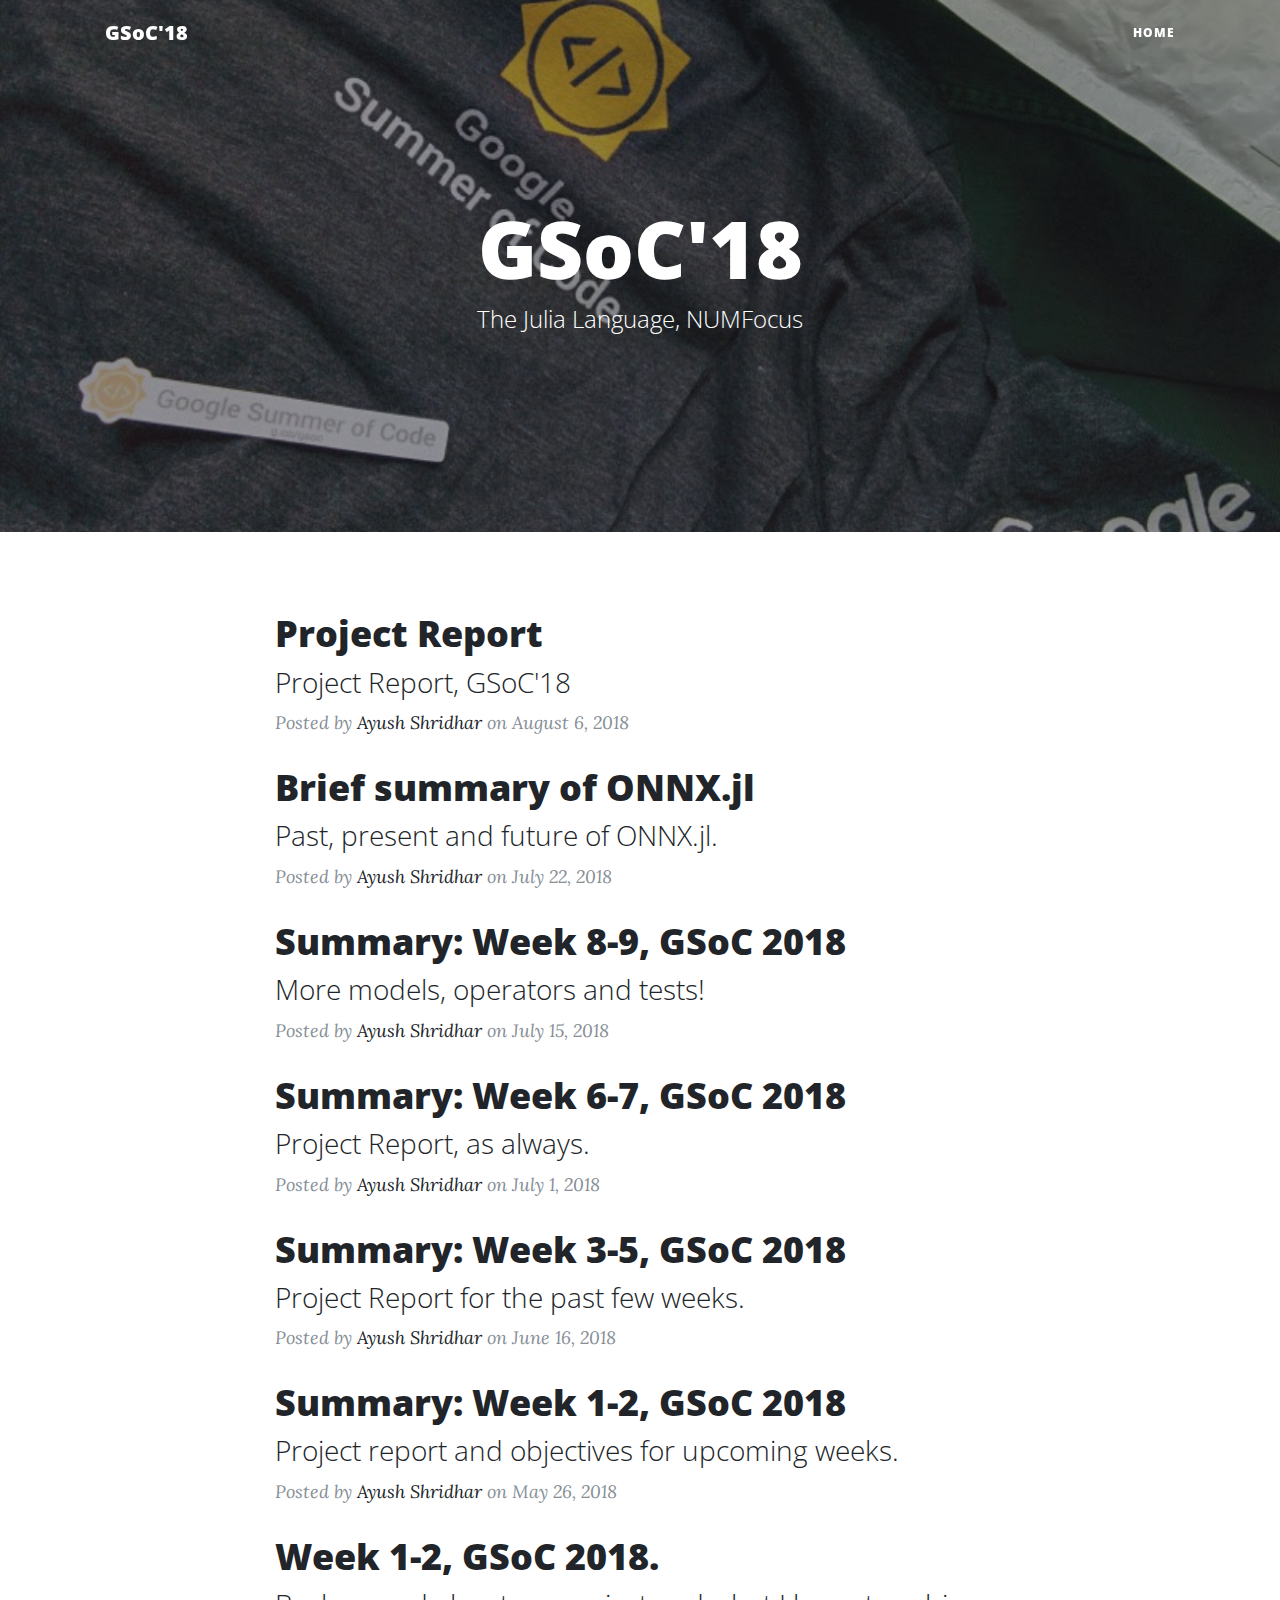
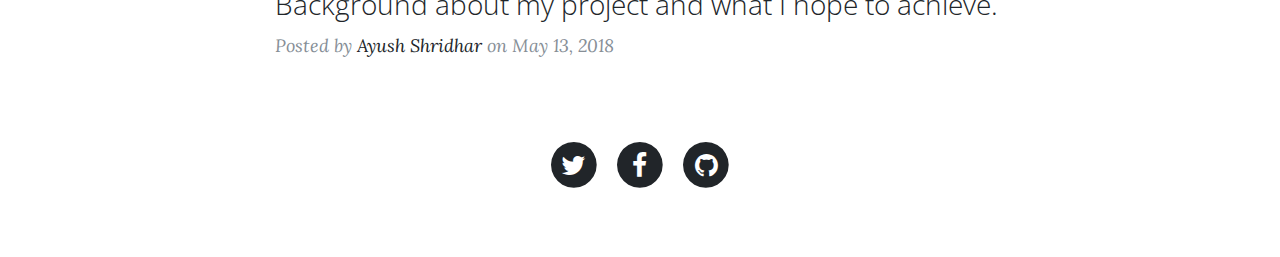
<file: blog/index.html>
<!DOCTYPE html>
<html lang="en">

  <head>

    <meta charset="utf-8">
    <meta name="viewport" content="width=device-width, initial-scale=1, shrink-to-fit=no">
    <meta name="description" content="">
    <meta name="author" content="">

    <title>My Blog</title>

    <!-- Bootstrap core CSS -->
    <link href="vendor/bootstrap/css/bootstrap.min.css" rel="stylesheet">

    <!-- Custom fonts for this template -->
    <link href="vendor/font-awesome/css/font-awesome.min.css" rel="stylesheet" type="text/css">
    <link href='https://fonts.googleapis.com/css?family=Lora:400,700,400italic,700italic' rel='stylesheet' type='text/css'>
    <link href='https://fonts.googleapis.com/css?family=Open+Sans:300italic,400italic,600italic,700italic,800italic,400,300,600,700,800' rel='stylesheet' type='text/css'>

    <!-- Custom styles for this template -->
    <link href="css/clean-blog.min.css" rel="stylesheet">

  </head>

  <body>

    <!-- Navigation -->
    <nav class="navbar navbar-expand-lg navbar-light fixed-top" id="mainNav">
      <div class="container">
        <a class="navbar-brand" href="index.html">GSoC'18</a>
        <button class="navbar-toggler navbar-toggler-right" type="button" data-toggle="collapse" data-target="#navbarResponsive" aria-controls="navbarResponsive" aria-expanded="false" aria-label="Toggle navigation">
          Menu
          <i class="fa fa-bars"></i>
        </button>
        <div class="collapse navbar-collapse" id="navbarResponsive">
          <ul class="navbar-nav ml-auto">
            <li class="nav-item">
              <a class="nav-link" href="../index.html">Home</a>
            </li>
            <!--
            <li class="nav-item">
              <a class="nav-link" href="../index.html">About</a>
            </li>
            <li class="nav-item">
              <a class="nav-link" href="post.html">Sample Post</a>
            </li>
             
            <li class="nav-item">
              <a class="nav-link" href="contact.html">Contact</a>
            </li>
             -->
          </ul>
        </div>
      </div>
    </nav>

    <!-- Page Header -->
    <header class="masthead" style="background-image: url('gsoc2016.jpg')">
      <div class="overlay"></div>
      <div class="container">
        <div class="row">
          <div class="col-lg-8 col-md-10 mx-auto">
            <div class="site-heading">
              <h1>GSoC'18</h1>
              <span class="subheading">The Julia Language, NUMFocus</span>
            </div>
          </div>
        </div>
      </div>
    </header>

    <div class="container">
      <div class="row">
        <div class="col-lg-8 col-md-10 mx-auto">
          <div class="post-preview">
            <a href="blog6.html">
              <h2 class="post-title">
                Project Report
              </h2>
              <h3 class="post-subtitle">
                Project Report, GSoC'18
              </h3>
            </a>
            <p class="post-meta">Posted by
              <a href="https://github.com/ayush1999">Ayush Shridhar</a>
              on August 6, 2018</p>
          </div>
          <div class="post-preview">
            <a href="https://medium.com/@ayush1999/onnx-jl-the-past-present-and-future-d3b497a0cd4c">
              <h2 class="post-title">
                Brief summary of ONNX.jl
              </h2>
              <h3 class="post-subtitle">
                Past, present and future of ONNX.jl.
              </h3>
            </a>
            <p class="post-meta">Posted by
              <a href="https://github.com/ayush1999">Ayush Shridhar</a>
              on July 22, 2018</p>
          </div>
          <div class="post-preview">
            <a href="blog5.html">
              <h2 class="post-title">
                Summary: Week 8-9, GSoC 2018 
              </h2>
              <h3 class="post-subtitle">
                More models, operators and tests!
              </h3>
            </a>
            <p class="post-meta">Posted by
              <a href="https://github.com/ayush1999">Ayush Shridhar</a>
              on July 15, 2018</p>
          </div>
          <div class="post-preview">
            <a href="blog4.html">
              <h2 class="post-title">
                Summary: Week 6-7, GSoC 2018 
              </h2>
              <h3 class="post-subtitle">
                Project Report, as always.
              </h3>
            </a>
            <p class="post-meta">Posted by
              <a href="https://github.com/ayush1999">Ayush Shridhar</a>
              on July 1, 2018</p>
          </div>
          <div class="post-preview">
            <a href="blog3.html">
              <h2 class="post-title">
                Summary: Week 3-5, GSoC 2018 
              </h2>
              <h3 class="post-subtitle">
                Project Report for the past few weeks.
              </h3>
            </a>
            <p class="post-meta">Posted by
              <a href="https://github.com/ayush1999">Ayush Shridhar</a>
              on June 16, 2018</p>
          </div>
          <div class="post-preview">
            <a href="blog2.html">
              <h2 class="post-title">
                Summary: Week 1-2, GSoC 2018
              </h2>
              <h3 class="post-subtitle">
                Project report and objectives for upcoming weeks.
              </h3>
            </a>
            <p class="post-meta">Posted by
              <a href="https://github.com/ayush1999">Ayush Shridhar</a>
              on May 26, 2018</p>
          </div>

          <div class="post-preview">
            <a href="blog1.html">
              <h2 class="post-title">
                Week 1-2, GSoC 2018.
              </h2>
              <h3 class="post-subtitle">
                Background about my project and what I hope to achieve.
              </h3>
            </a>
            <p class="post-meta">Posted by
<a href="https://github.com/ayush1999">Ayush Shridhar</a>
              on May 13, 2018</p>
          </div>
          <!--
          <hr>
          <div class="post-preview">
            <a href="post.html">
              <h2 class="post-title">
                I believe every human has a finite number of heartbeats. I don't intend to waste any of mine.
              </h2>
            </a>
            <p class="post-meta">Posted by
              <a href="#">Start Bootstrap</a>
              on September 18, 2018</p>
          </div>
          <hr>
          <div class="post-preview">
            <a href="post.html">
              <h2 class="post-title">
                Science has not yet mastered prophecy
              </h2>
              <h3 class="post-subtitle">
                We predict too much for the next year and yet far too little for the next ten.
              </h3>
            </a>
            <p class="post-meta">Posted by
              <a href="#">Start Bootstrap</a>
              on August 24, 2018</p>
          </div>
          <hr>
          <div class="post-preview">
            <a href="post.html">
              <h2 class="post-title">
                Failure is not an option
              </h2>
              <h3 class="post-subtitle">
                Many say exploration is part of our destiny, but it’s actually our duty to future generations.
              </h3>
            </a>
            <p class="post-meta">Posted by
              <a href="#">Start Bootstrap</a>
              on July 8, 2018</p>
          </div>
          <hr>
          <div class="clearfix">
            <a class="btn btn-primary float-right" href="#">Older Posts &rarr;</a>
          </div>
        </div>
      </div>
    </div>

    <hr>
    <!-- Footer -->
    <footer>
      <div class="container">
        <div class="row">
          <div class="col-lg-8 col-md-10 mx-auto">
            <ul class="list-inline text-center">
              <li class="list-inline-item">
                <a href="https://twitter.com/ayuSHridhar">
                  <span class="fa-stack fa-lg">
                    <i class="fa fa-circle fa-stack-2x"></i>
                    <i class="fa fa-twitter fa-stack-1x fa-inverse"></i>
                  </span>
                </a>
              </li>
              <li class="list-inline-item">
                <a href="https://www.facebook.com/ayush.shridhar.is.batman">
                  <span class="fa-stack fa-lg">
                    <i class="fa fa-circle fa-stack-2x"></i>
                    <i class="fa fa-facebook fa-stack-1x fa-inverse"></i>
                  </span>
                </a>
              </li>
              <li class="list-inline-item">
                <a href="https://github.com/ayush1999">
                  <span class="fa-stack fa-lg">
                    <i class="fa fa-circle fa-stack-2x"></i>
                    <i class="fa fa-github fa-stack-1x fa-inverse"></i>
                  </span>
                </a>
              </li>
            </ul>
            
          </div>
        </div>
      </div>
    </footer>

    <!-- Bootstrap core JavaScript -->
    <script src="vendor/jquery/jquery.min.js"></script>
    <script src="vendor/bootstrap/js/bootstrap.bundle.min.js"></script>

    <!-- Custom scripts for this template -->
    <script src="js/clean-blog.min.js"></script>

  </body>

</html>
</file>
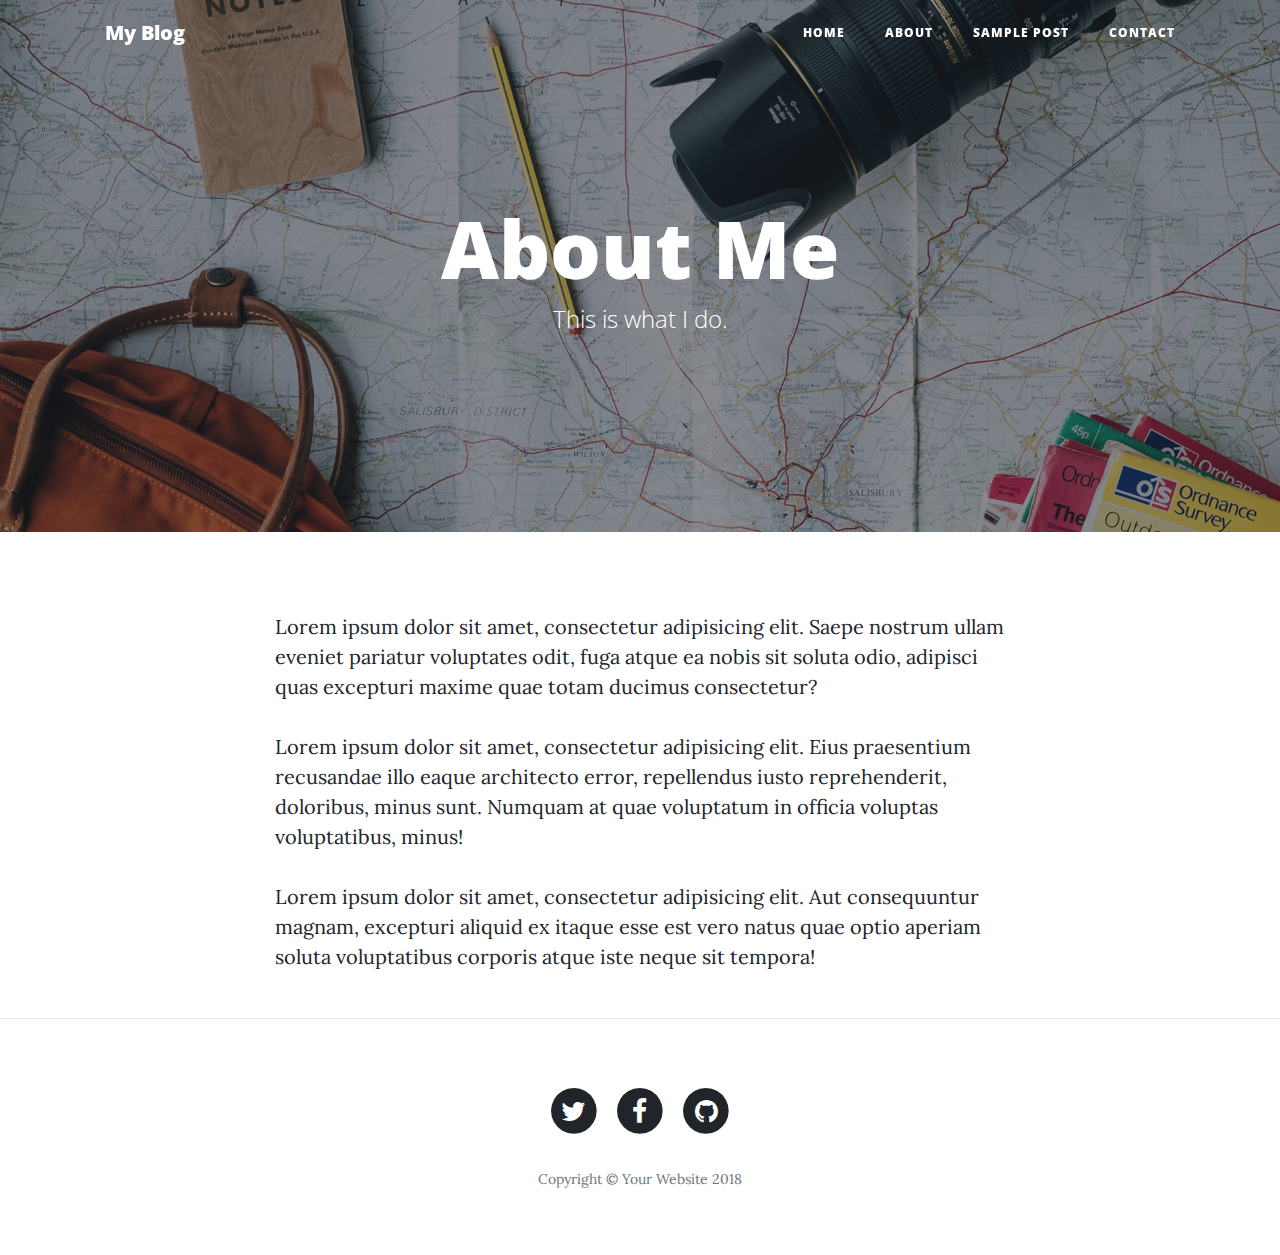
<file: blog/about.html>
<!DOCTYPE html>
<html lang="en">

  <head>

    <meta charset="utf-8">
    <meta name="viewport" content="width=device-width, initial-scale=1, shrink-to-fit=no">
    <meta name="description" content="">
    <meta name="author" content="">

    <title>My Blog</title>

    <!-- Bootstrap core CSS -->
    <link href="vendor/bootstrap/css/bootstrap.min.css" rel="stylesheet">

    <!-- Custom fonts for this template -->
    <link href="vendor/font-awesome/css/font-awesome.min.css" rel="stylesheet" type="text/css">
    <link href='https://fonts.googleapis.com/css?family=Lora:400,700,400italic,700italic' rel='stylesheet' type='text/css'>
    <link href='https://fonts.googleapis.com/css?family=Open+Sans:300italic,400italic,600italic,700italic,800italic,400,300,600,700,800' rel='stylesheet' type='text/css'>

    <!-- Custom styles for this template -->
    <link href="css/clean-blog.min.css" rel="stylesheet">

  </head>

  <body>

    <!-- Navigation -->
    <nav class="navbar navbar-expand-lg navbar-light fixed-top" id="mainNav">
      <div class="container">
        <a class="navbar-brand" href="index.html">My Blog</a>
        <button class="navbar-toggler navbar-toggler-right" type="button" data-toggle="collapse" data-target="#navbarResponsive" aria-controls="navbarResponsive" aria-expanded="false" aria-label="Toggle navigation">
          Menu
          <i class="fa fa-bars"></i>
        </button>
        <div class="collapse navbar-collapse" id="navbarResponsive">
          <ul class="navbar-nav ml-auto">
            <li class="nav-item">
              <a class="nav-link" href="index.html">Home</a>
            </li>
            <li class="nav-item">
              <a class="nav-link" href="about.html">About</a>
            </li>
            <li class="nav-item">
              <a class="nav-link" href="post.html">Sample Post</a>
            </li>
            <li class="nav-item">
              <a class="nav-link" href="contact.html">Contact</a>
            </li>
          </ul>
        </div>
      </div>
    </nav>

    <!-- Page Header -->
    <header class="masthead" style="background-image: url('img/about-bg.jpg')">
      <div class="overlay"></div>
      <div class="container">
        <div class="row">
          <div class="col-lg-8 col-md-10 mx-auto">
            <div class="page-heading">
              <h1>About Me</h1>
              <span class="subheading">This is what I do.</span>
            </div>
          </div>
        </div>
      </div>
    </header>

    <!-- Main Content -->
    <div class="container">
      <div class="row">
        <div class="col-lg-8 col-md-10 mx-auto">
          <p>Lorem ipsum dolor sit amet, consectetur adipisicing elit. Saepe nostrum ullam eveniet pariatur voluptates odit, fuga atque ea nobis sit soluta odio, adipisci quas excepturi maxime quae totam ducimus consectetur?</p>
          <p>Lorem ipsum dolor sit amet, consectetur adipisicing elit. Eius praesentium recusandae illo eaque architecto error, repellendus iusto reprehenderit, doloribus, minus sunt. Numquam at quae voluptatum in officia voluptas voluptatibus, minus!</p>
          <p>Lorem ipsum dolor sit amet, consectetur adipisicing elit. Aut consequuntur magnam, excepturi aliquid ex itaque esse est vero natus quae optio aperiam soluta voluptatibus corporis atque iste neque sit tempora!</p>
        </div>
      </div>
    </div>

    <hr>

    <!-- Footer -->
    <footer>
      <div class="container">
        <div class="row">
          <div class="col-lg-8 col-md-10 mx-auto">
            <ul class="list-inline text-center">
              <li class="list-inline-item">
                <a href="#">
                  <span class="fa-stack fa-lg">
                    <i class="fa fa-circle fa-stack-2x"></i>
                    <i class="fa fa-twitter fa-stack-1x fa-inverse"></i>
                  </span>
                </a>
              </li>
              <li class="list-inline-item">
                <a href="#">
                  <span class="fa-stack fa-lg">
                    <i class="fa fa-circle fa-stack-2x"></i>
                    <i class="fa fa-facebook fa-stack-1x fa-inverse"></i>
                  </span>
                </a>
              </li>
              <li class="list-inline-item">
                <a href="#">
                  <span class="fa-stack fa-lg">
                    <i class="fa fa-circle fa-stack-2x"></i>
                    <i class="fa fa-github fa-stack-1x fa-inverse"></i>
                  </span>
                </a>
              </li>
            </ul>
            <p class="copyright text-muted">Copyright &copy; Your Website 2018</p>
          </div>
        </div>
      </div>
    </footer>

    <!-- Bootstrap core JavaScript -->
    <script src="vendor/jquery/jquery.min.js"></script>
    <script src="vendor/bootstrap/js/bootstrap.bundle.min.js"></script>

    <!-- Custom scripts for this template -->
    <script src="js/clean-blog.min.js"></script>

  </body>

</html>
</file>
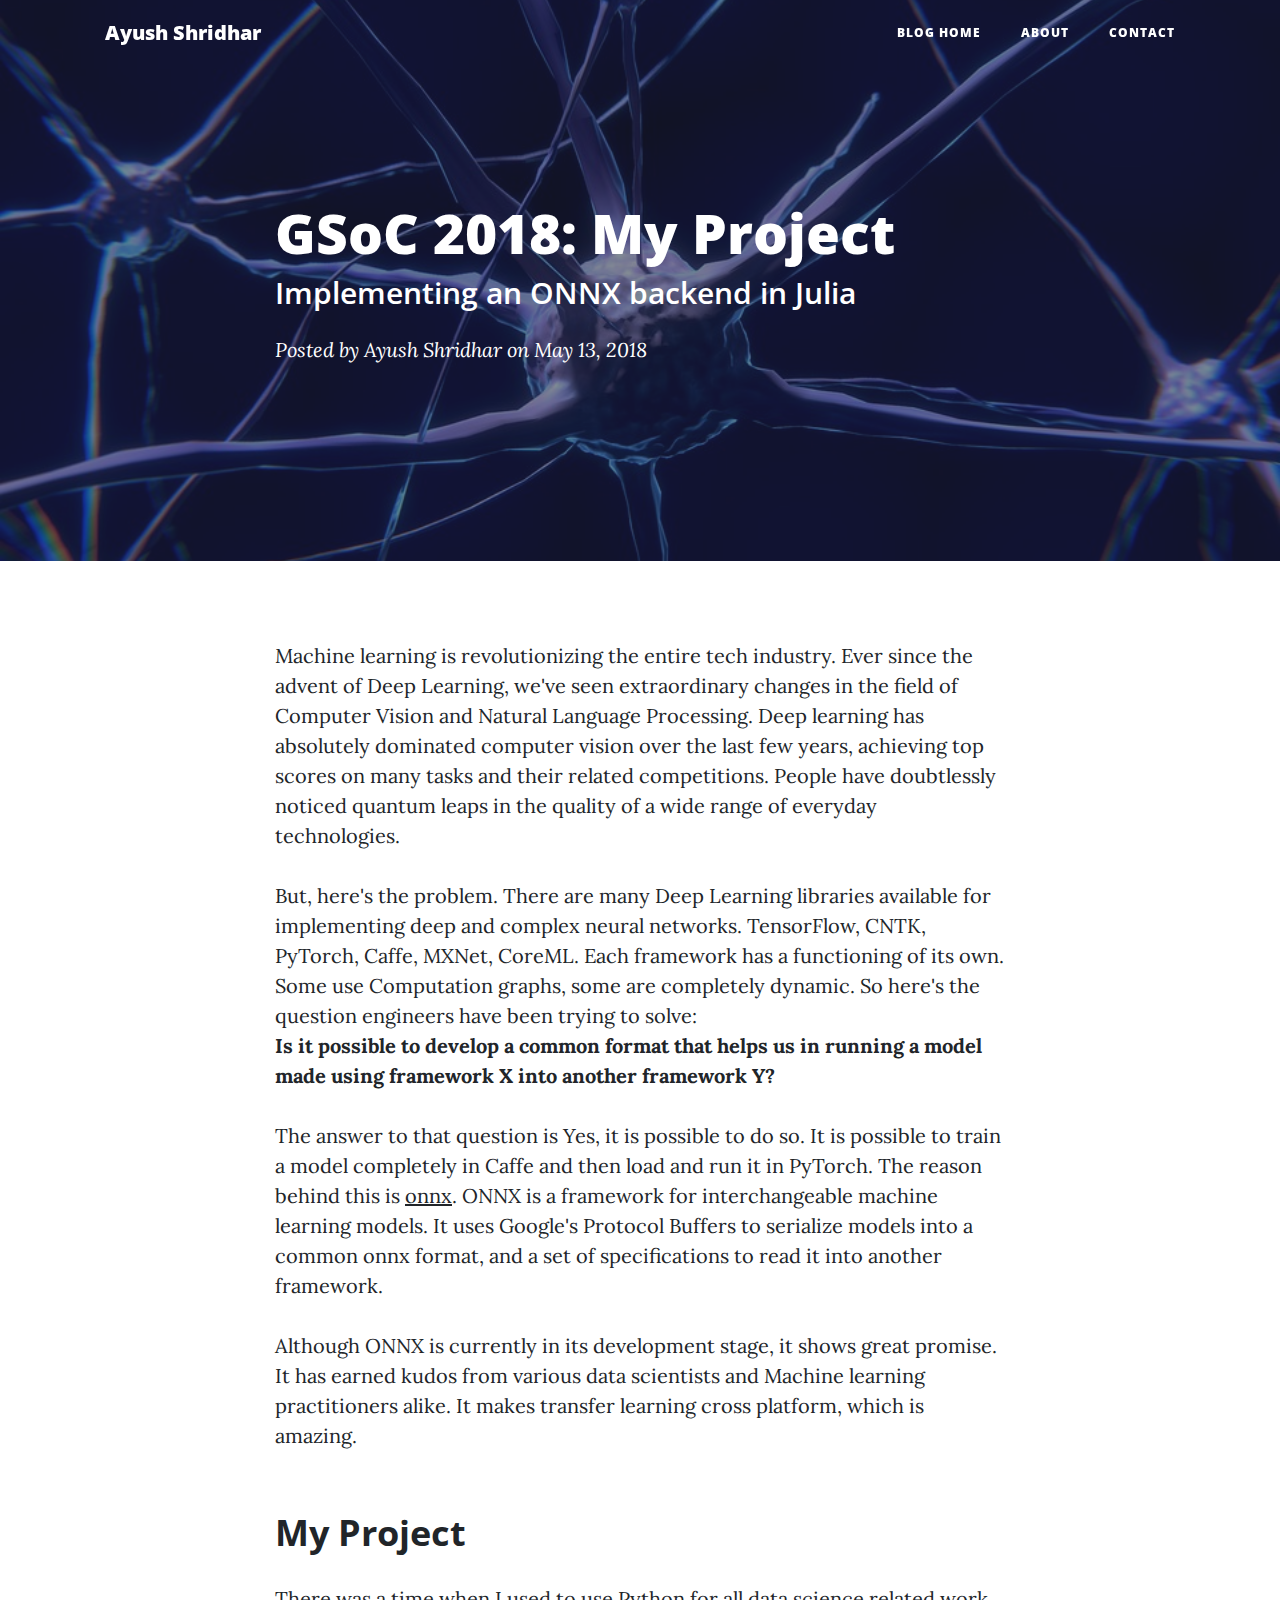
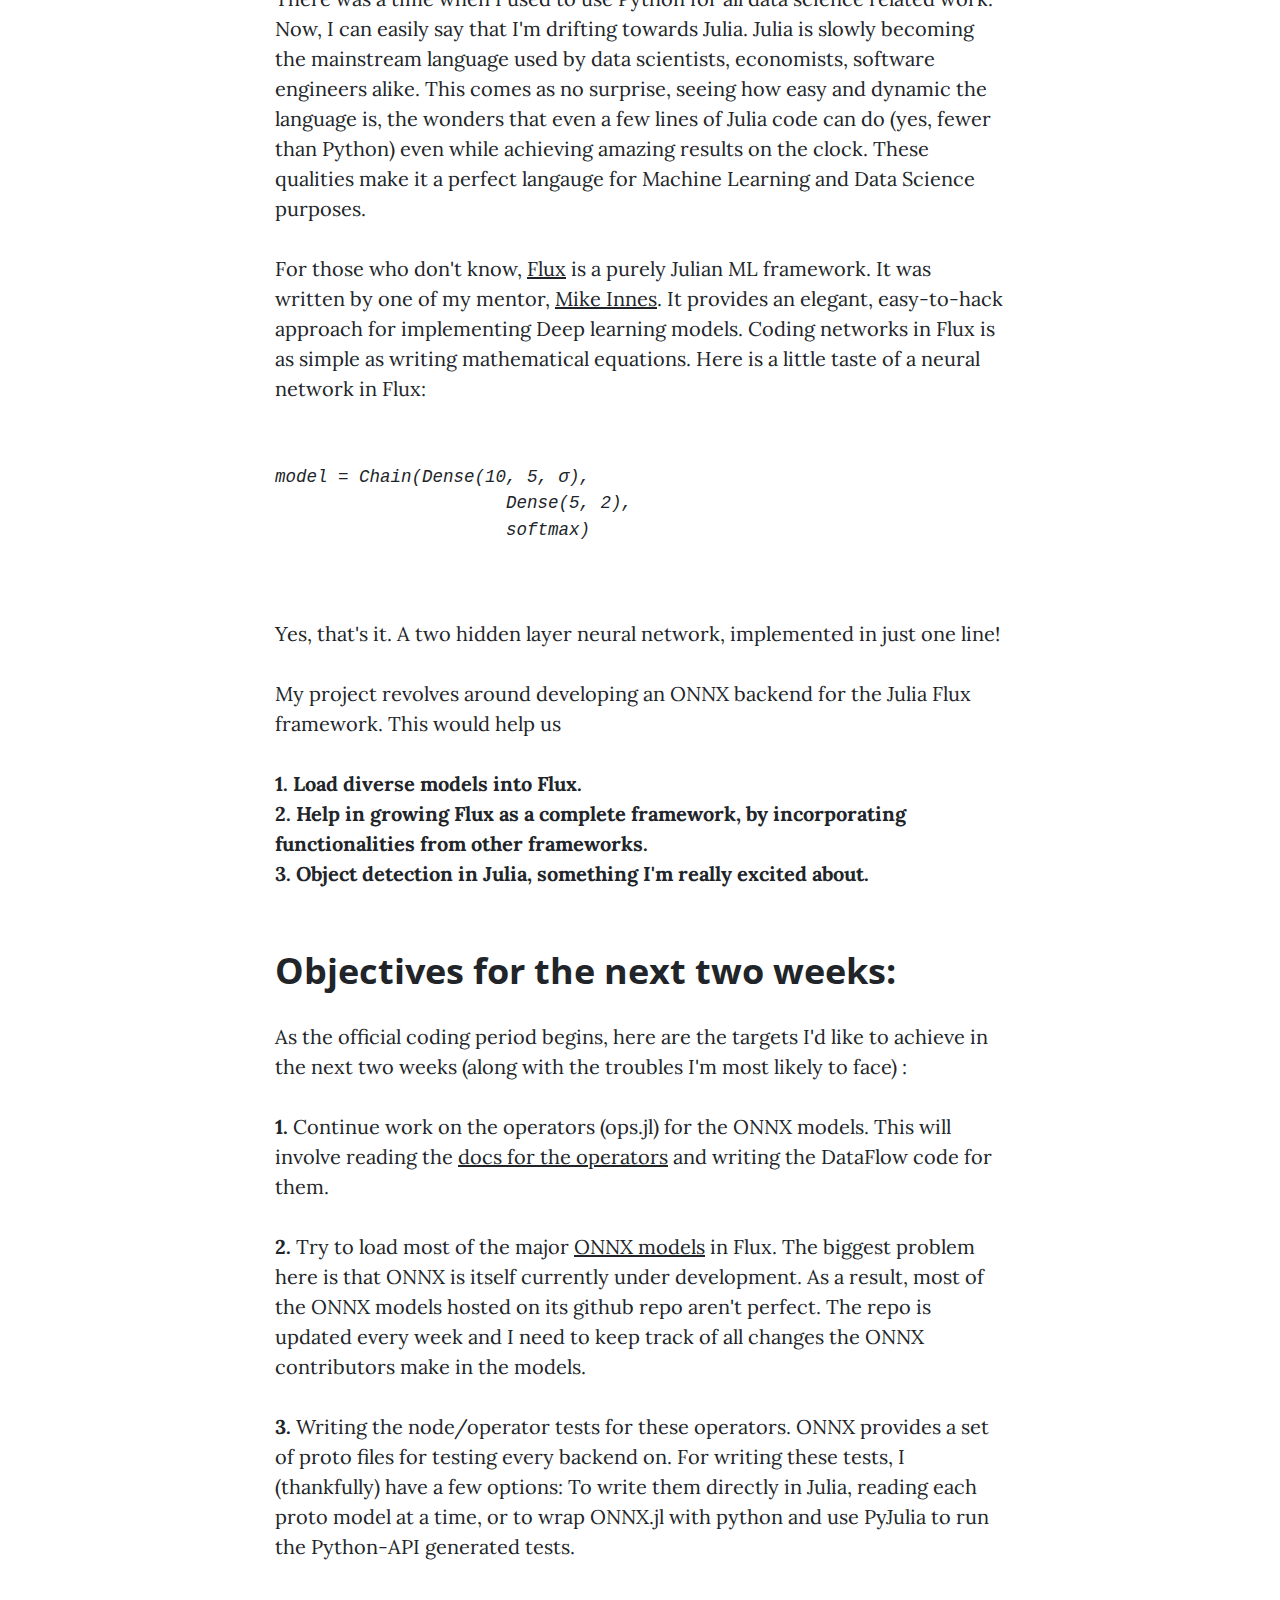
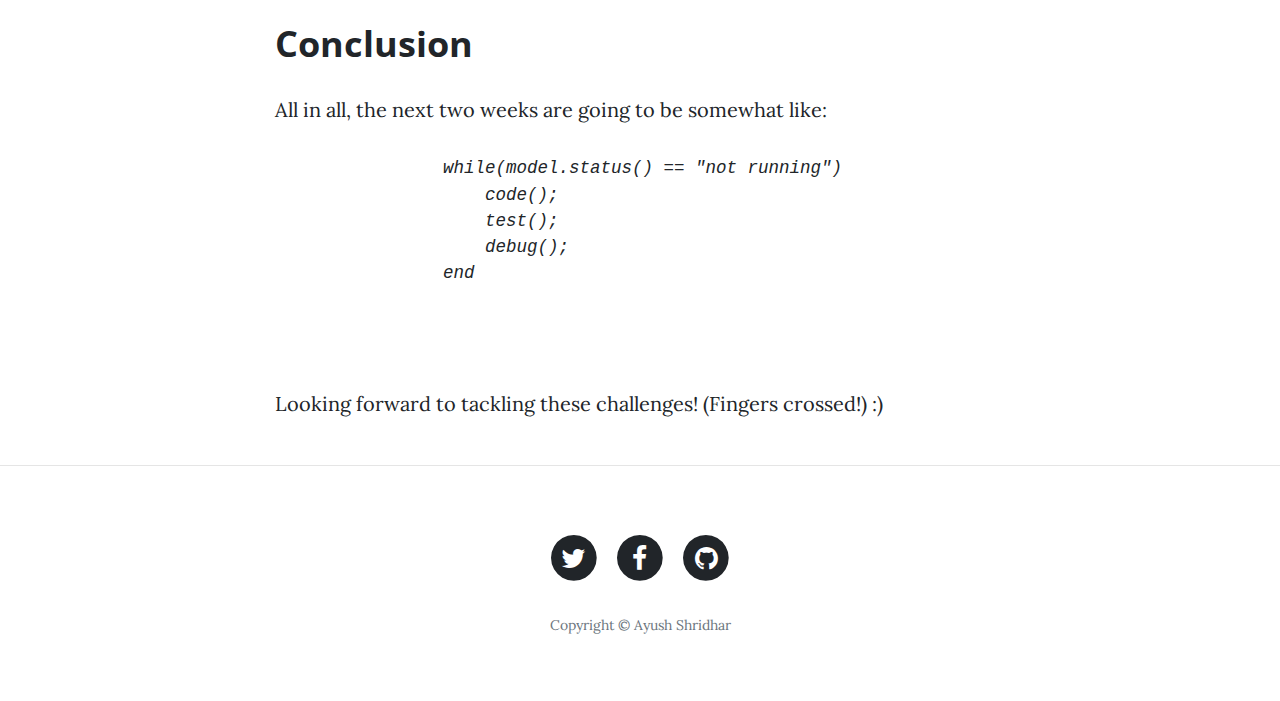
<file: blog/blog1.html>
<!DOCTYPE html>
<html lang="en">

  <head>

    <meta charset="utf-8">
    <meta name="viewport" content="width=device-width, initial-scale=1, shrink-to-fit=no">
    <meta name="description" content="">
    <meta name="author" content="">

    <title>Week 1-GSoC 2018</title>

    <!-- Bootstrap core CSS -->
    <link href="vendor/bootstrap/css/bootstrap.min.css" rel="stylesheet">

    <!-- Custom fonts for this template -->
    <link href="vendor/font-awesome/css/font-awesome.min.css" rel="stylesheet" type="text/css">
    <link href='https://fonts.googleapis.com/css?family=Lora:400,700,400italic,700italic' rel='stylesheet' type='text/css'>
    <link href='https://fonts.googleapis.com/css?family=Open+Sans:300italic,400italic,600italic,700italic,800italic,400,300,600,700,800' rel='stylesheet' type='text/css'>

    <!-- Custom styles for this template -->
    <link href="css/clean-blog.min.css" rel="stylesheet">

  </head>

  <body>

    <!-- Navigation -->
    <nav class="navbar navbar-expand-lg navbar-light fixed-top" id="mainNav">
      <div class="container">
        <a class="navbar-brand" href="../index.html">Ayush Shridhar</a>
        <button class="navbar-toggler navbar-toggler-right" type="button" data-toggle="collapse" data-target="#navbarResponsive" aria-controls="navbarResponsive" aria-expanded="false" aria-label="Toggle navigation">
          Menu
          <i class="fa fa-bars"></i>
        </button>
        <div class="collapse navbar-collapse" id="navbarResponsive">
          <ul class="navbar-nav ml-auto">
            <li class="nav-item">
              <a class="nav-link" href="index.html">Blog Home</a>
            </li>
            <li class="nav-item">
              <a class="nav-link" href="about.html">About</a>
            </li>
            <li class="nav-item">
              <a class="nav-link" href="../index.html#contact">Contact</a>
            </li>
          </ul>
        </div>
      </div>
    </nav>

    <!-- Page Header -->
    <header class="masthead" style="background-image: url('onnx.jpg')">
      <div class="overlay"></div>
      <div class="container">
        <div class="row">
          <div class="col-lg-8 col-md-10 mx-auto">
            <div class="post-heading">
              <h1>GSoC 2018: My Project</h1>
              <h2 class="subheading">Implementing an ONNX backend in Julia</h2>
              <span class="meta">Posted by
                <a href="#">Ayush Shridhar</a>
                on May 13, 2018</span>
            </div>
          </div>
        </div>
      </div>
    </header>

    <!-- Post Content -->
    <article>
      <div class="container">
        <div class="row">
          <div class="col-lg-8 col-md-10 mx-auto">
<p>Machine learning is revolutionizing the entire tech industry. Ever since the advent of
  Deep Learning, we've seen extraordinary
 changes in the field of Computer Vision and Natural Language Processing. Deep learning has absolutely dominated computer
vision over the last few years, achieving top scores on many tasks and their related competitions.
People have doubtlessly
 noticed quantum leaps in the quality of a wide range of everyday technologies. 
             
            </p>

            <p>But, here's the problem. There are many Deep Learning libraries available for implementing deep and complex neural networks. TensorFlow, CNTK, PyTorch, Caffe, MXNet, 
              CoreML. Each framework has a functioning of its own. Some use Computation graphs, some are completely
 dynamic. So here's the question engineers have been trying to solve:
<br>
<b> Is it possible to develop a common format that helps us in
                running a model made using framework X into another framework Y? </b>
            </p>

            <p>The answer to that question is Yes, it is possible to do so. It is possible to train a model completely in Caffe and then load and run it in PyTorch. The reason behind this is <a href="https://onnx.ai">onnx</a>. 
              ONNX is a framework for interchangeable machine learning models. It uses Google's Protocol Buffers to serialize models into a common onnx format, and a set of 
              specifications to read it into another framework.
            </p>

            <p>Although ONNX is currently in its development stage, it shows great promise. It has earned kudos from various data scientists and Machine 
              learning practitioners alike. It makes transfer learning cross platform, which is amazing. 
            </p>

            <h2 class="section-heading">My Project</h2>
<p> There was a time when I used to use Python for all data science related work. Now, I can easily say that I'm drifting towards Julia.
  Julia is slowly becoming the mainstream language used by data scientists, economists, software engineers alike. This comes as no surprise, seeing how easy and dynamic the language is,
  the wonders that even a few lines of Julia code can do (yes, fewer than Python) even while achieving amazing results on the clock.   
  These qualities make it a perfect langauge for Machine Learning and Data Science purposes. 
</p>

<p>For those who don't know,
  <a href="http://fluxml.ai/"> Flux</a> is a purely Julian ML framework. It was written by one of my mentor,
  <a href="https://github.com/MikeInnes">Mike Innes</a>. It provides an elegant, easy-to-hack approach for implementing Deep learning
  models. Coding networks in Flux is as simple as writing mathematical equations. Here is a little taste of a neural network in Flux: <br>
<br>
  <i><pre>model = Chain(Dense(10, 5, σ),
                      Dense(5, 2),
                      softmax)
</pre></i><br><br>
Yes, that's it. A two hidden layer neural network, implemented in just one line!<br>
</p>
  My project revolves around developing an ONNX backend for the Julia Flux framework. This would help us
<br><br><b>
  1. Load diverse models into Flux.<br>
  2. Help in growing Flux as a complete framework, by incorporating functionalities from other frameworks.<br>
  3. Object detection in Julia, something I'm really excited about. </b><br>

            <h2 class="section-heading">Objectives for the next two weeks:</h2>

            <p>As the official coding period begins, here are the targets I'd like to achieve in the next two weeks (along with the troubles I'm most likely
              to face) : <br><br>
              <b>1.</b> Continue work on the operators (ops.jl) for the ONNX models. This will involve reading the <a href="https://github.com/onnx/onnx/blob/master/docs/Operators.md"> docs for the operators</a> and writing the DataFlow code for them.<br><br>
              <b>2.</b> Try to load most of the major <a href="https://github.com/onnx/models">ONNX models</a> in Flux. The biggest problem here is that ONNX is itself currently under development.
              As a result, most of the ONNX models hosted on its github repo aren't perfect. The repo is updated every week and I need to keep track of all changes the ONNX contributors 
              make in the models.<br><br>
              <b>3.</b> Writing the node/operator tests for these operators. ONNX provides a set of proto files for testing every backend on. For writing these tests, I (thankfully) have a few options:
                    To write them directly in Julia, reading each proto model at a time, or to wrap ONNX.jl with python and use PyJulia to run the Python-API generated tests.


            </p>
            <h2 class="section-heading">Conclusion </h2>
            <p>All in all, the next two weeks are going to be somewhat like:
              <i><pre>
                while(model.status() == "not running")
                    code();
                    test();
                    debug();
                end
              </pre></i><br><br>
                Looking forward to tackling these challenges! (Fingers crossed!) :)
            </p>
<!--
            <a href="#">
              <img class="img-fluid" src="img/post-sample-image.jpg" alt="">
            </a>
            <span class="caption text-muted">To go places and do things that have never been done before – that’s what living is all about.</span>

            <p>Space, the final frontier. These are the voyages of the Starship Enterprise. Its five-year mission: to explore strange new worlds, to seek out new life and new civilizations, to boldly go where no man has gone before.</p>

            <p>As I stand out here in the wonders of the unknown at Hadley, I sort of realize there’s a fundamental truth to our nature, Man must explore, and this is exploration at its greatest.</p>

            <p>Placeholder text by
              <a href="http://spaceipsum.com/">Space Ipsum</a>. Photographs by
              <a href="https://www.flickr.com/photos/nasacommons/">NASA on The Commons</a>.</p>
           -->
            </div>
        </div>
      </div>
    </article>

    <hr>

    <!-- Footer -->
    <footer>
      <div class="container">
        <div class="row">
          <div class="col-lg-8 col-md-10 mx-auto">
            <ul class="list-inline text-center">
              <li class="list-inline-item">
<a href="https://twitter.com/ayuSHridhar">
                  <span class="fa-stack fa-lg">
                    <i class="fa fa-circle fa-stack-2x"></i>
                    <i class="fa fa-twitter fa-stack-1x fa-inverse"></i>
                  </span>
                </a>
              </li>
              <li class="list-inline-item">
<a href="https://www.linkedin.com/in/ayush-shridhar-23480b130/">
                  <span class="fa-stack fa-lg">
                    <i class="fa fa-circle fa-stack-2x"></i>
                    <i class="fa fa-facebook fa-stack-1x fa-inverse"></i>
                  </span>
                </a>
              </li>
              <li class="list-inline-item">
<a href="https://github.com/ayush1999">
                  <span class="fa-stack fa-lg">
                    <i class="fa fa-circle fa-stack-2x"></i>
                    <i class="fa fa-github fa-stack-1x fa-inverse"></i>
                  </span>
                </a>
              </li>
            </ul>
            <p class="copyright text-muted">Copyright &copy; Ayush Shridhar</p>
          </div>
        </div>
      </div>
    </footer>

    <!-- Bootstrap core JavaScript -->
    <script src="vendor/jquery/jquery.min.js"></script>
    <script src="vendor/bootstrap/js/bootstrap.bundle.min.js"></script>

    <!-- Custom scripts for this template -->
    <script src="js/clean-blog.min.js"></script>

  </body>

</html>
</file>
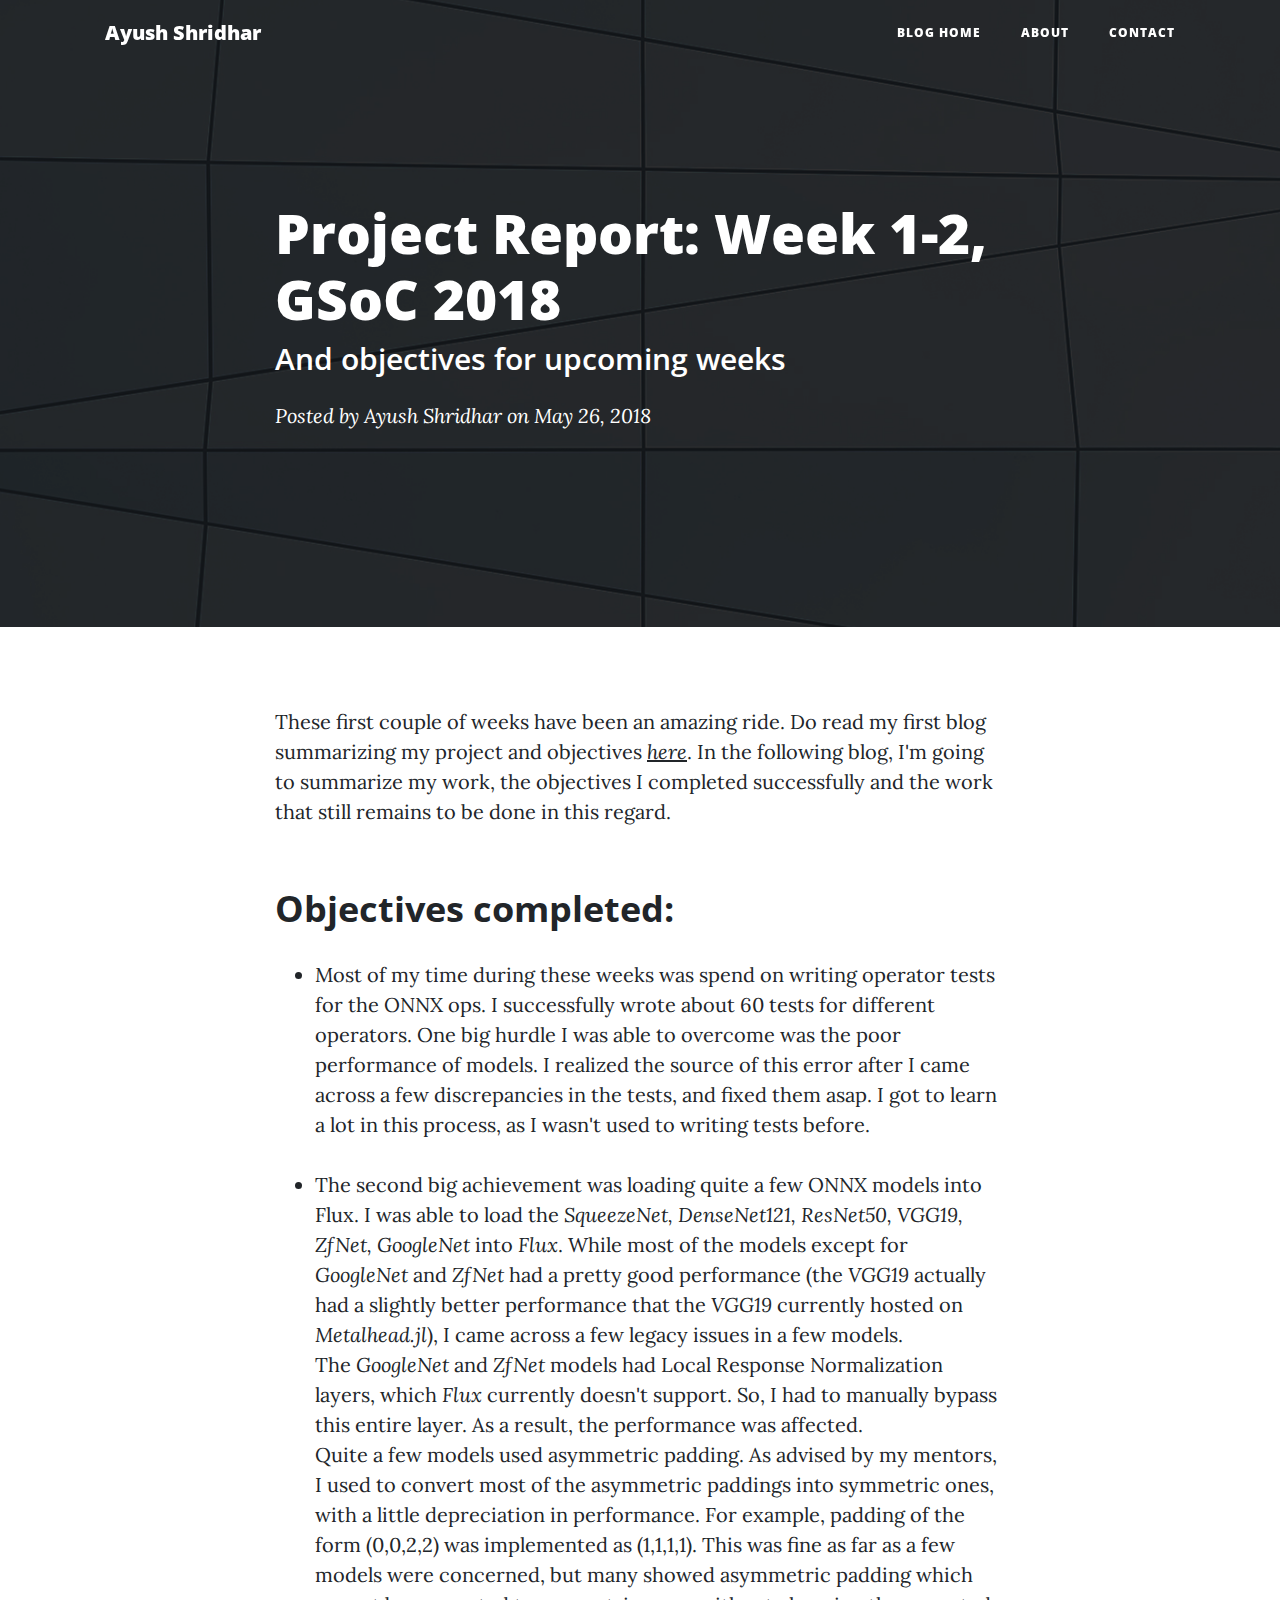
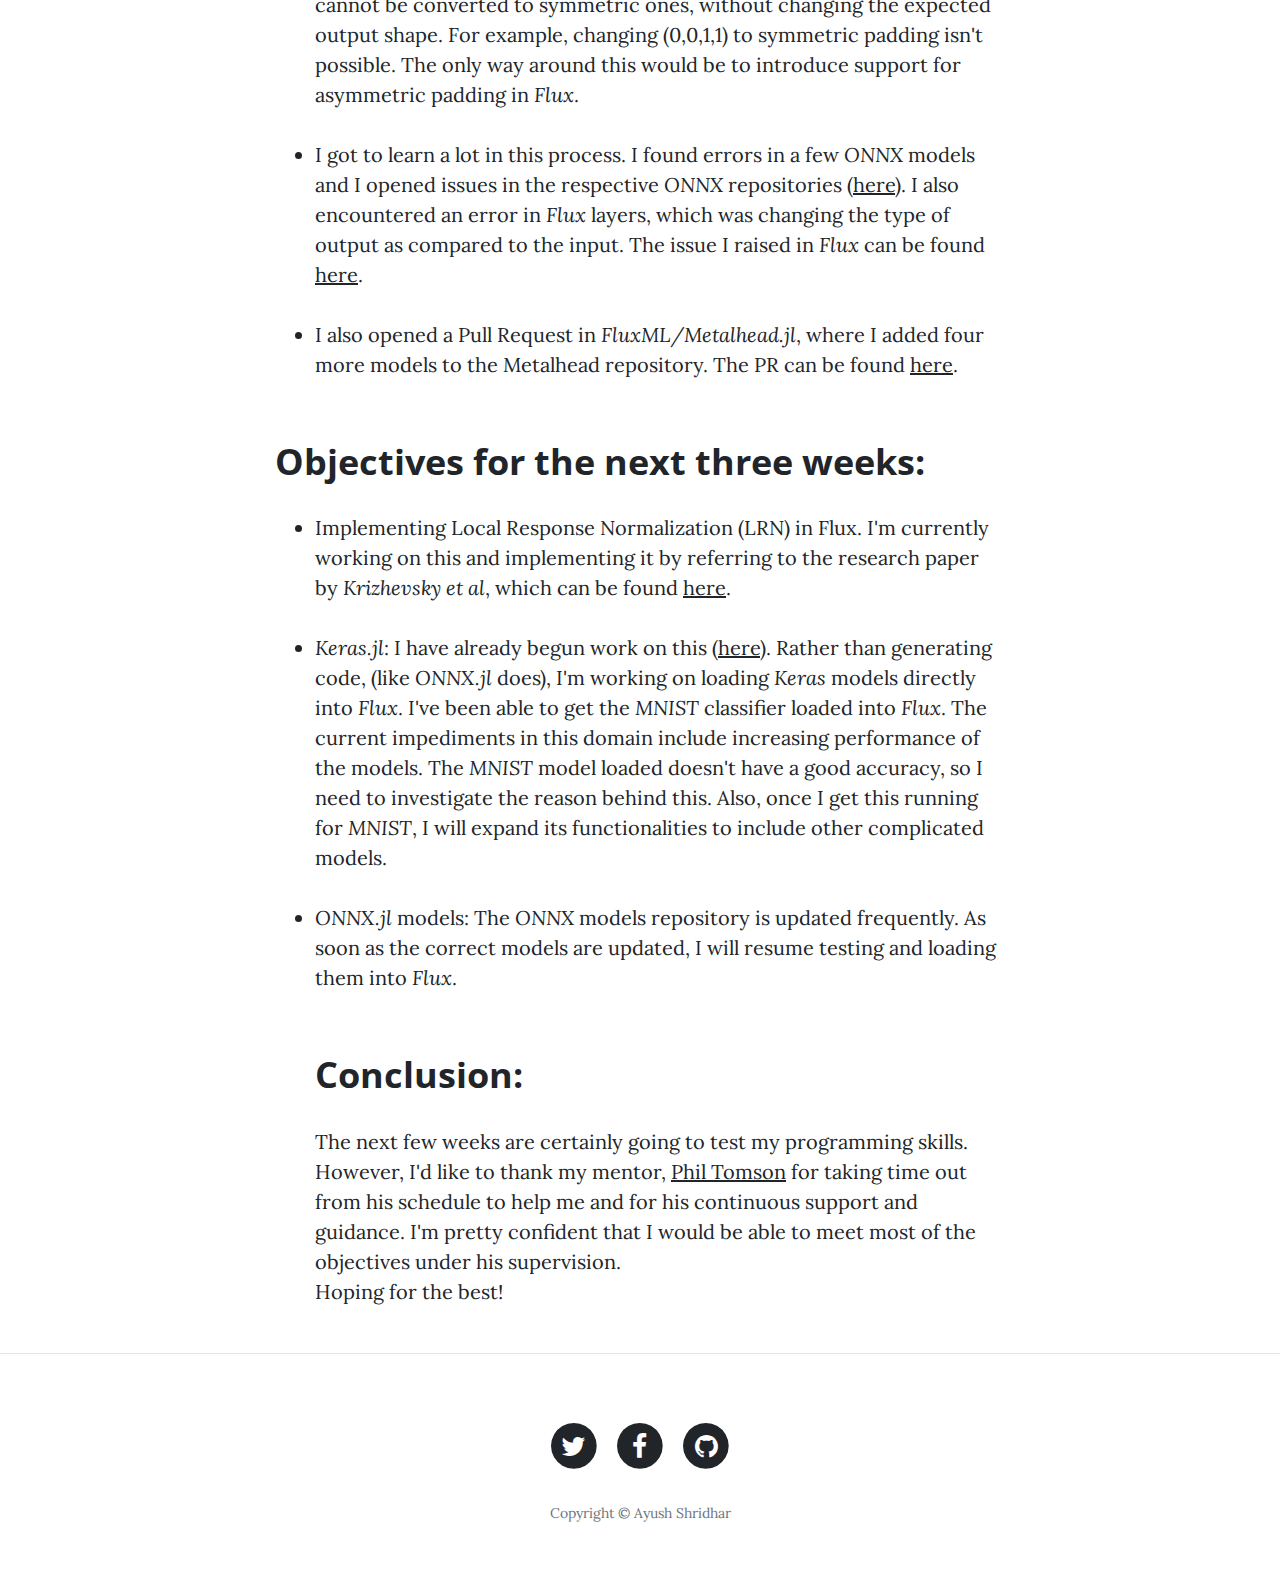
<file: blog/blog2.html>
<!DOCTYPE html>
<html lang="en">

<head>

    <meta charset="utf-8">
    <meta name="viewport" content="width=device-width, initial-scale=1, shrink-to-fit=no">
    <meta name="description" content="">
    <meta name="author" content="">

    <title>Project Report: Week 1-2</title>

    <!-- Bootstrap core CSS -->
    <link href="vendor/bootstrap/css/bootstrap.min.css" rel="stylesheet">

    <!-- Custom fonts for this template -->
    <link href="vendor/font-awesome/css/font-awesome.min.css" rel="stylesheet" type="text/css">
    <link href='https://fonts.googleapis.com/css?family=Lora:400,700,400italic,700italic' rel='stylesheet' type='text/css'>
    <link href='https://fonts.googleapis.com/css?family=Open+Sans:300italic,400italic,600italic,700italic,800italic,400,300,600,700,800'
        rel='stylesheet' type='text/css'>

    <!-- Custom styles for this template -->
    <link href="css/clean-blog.min.css" rel="stylesheet">

</head>

<body>

    <!-- Navigation -->
    <nav class="navbar navbar-expand-lg navbar-light fixed-top" id="mainNav">
        <div class="container">
            <a class="navbar-brand" href="../index.html">Ayush Shridhar</a>
            <button class="navbar-toggler navbar-toggler-right" type="button" data-toggle="collapse" data-target="#navbarResponsive"
                aria-controls="navbarResponsive" aria-expanded="false" aria-label="Toggle navigation">
                Menu
                <i class="fa fa-bars"></i>
            </button>
            <div class="collapse navbar-collapse" id="navbarResponsive">
                <ul class="navbar-nav ml-auto">
                    <li class="nav-item">
                        <a class="nav-link" href="index.html">Blog Home</a>
                    </li>
                    <li class="nav-item">
                        <a class="nav-link" href="about.html">About</a>
                    </li>
                    <li class="nav-item">
                        <a class="nav-link" href="../index.html#contact">Contact</a>
                    </li>
                </ul>
            </div>
        </div>
    </nav>

    <!-- Page Header -->
    <header class="masthead" style="background-image: url('blog2.jpg')">
        <div class="overlay"></div>
        <div class="container">
            <div class="row">
                <div class="col-lg-8 col-md-10 mx-auto">
                    <div class="post-heading">
                        <h1>Project Report: Week 1-2, GSoC 2018</h1>
                        <h2 class="subheading">And objectives for upcoming weeks</h2>
                        <span class="meta">Posted by
                            <a href="https://github.com/ayush1999">Ayush Shridhar</a>
                            on May 26, 2018</span>
                    </div>
                </div>
            </div>
        </div>
    </header>

    <!-- Post Content -->
    <article>
        <div class="container">
            <div class="row">
                <div class="col-lg-8 col-md-10 mx-auto">
                    <p>These first couple of weeks have been an amazing ride. Do read my first blog summarizing my project and 
                    objectives <i><a href="https://ayush1999.github.io/blog/blog1.html">here</a></i>. In the 
                    following blog, I'm going to summarize my work, the objectives I completed successfully and the work that 
                    still remains to be done in this regard.


                    </p>
                    <h2 class="section-heading">Objectives completed:</h2>
                    <ul>
                    <li><p>
                        Most of my time during these weeks was spend on writing operator tests for the ONNX ops. I successfully
                        wrote about 60 tests for different operators. One big hurdle I was able to overcome was the poor performance 
                        of models. I realized the source of this error after I came across a few discrepancies in the tests, and fixed 
                         them asap. I got to learn a lot in this process, as I wasn't used to writing tests before.
                    </p></li>

                    <li><p>
                        The second big achievement was loading quite a few ONNX models into Flux. I was able to load the <i>SqueezeNet, 
                        DenseNet121, ResNet50, VGG19, ZfNet, GoogleNet</i> into <i>Flux</i>. While most of the models except for <i>GoogleNet</i> and 
                        <i>ZfNet</i> had a pretty good performance (the <i>VGG19</i> actually had a slightly better performance that the <i>VGG19</i> currently
                        hosted on <i>Metalhead.jl</i>), I came across a few legacy issues in a few models. <br>
                        The <i>GoogleNet</i> and <i>ZfNet</i> models had Local Response Normalization layers, which <i>Flux</i> currently doesn't support. 
                        So, I had to manually bypass this entire layer. As a result, the performance was affected. <br>
                        Quite a few models used asymmetric padding. As advised by my mentors, I used to convert most of the asymmetric
                         paddings into symmetric ones, with a little depreciation in performance. For example, padding of the form 
                         (0,0,2,2) was implemented as (1,1,1,1). This was fine as far as a few models were concerned, but many showed 
                         asymmetric padding which cannot be converted to symmetric ones, without changing the expected output shape.
                         For example, changing (0,0,1,1) to symmetric padding isn't possible. The only way around this would be to introduce
                        support for asymmetric padding in <i>Flux</i>.
                    </p></li>

                    <li><p>
                        I got to learn a lot in this process. I found errors in a few <i>ONNX</i> models and I opened issues in the 
                        respective <i>ONNX</i> repositories (<a href="https://github.com/onnx/onnx/issues/created_by/ayush1999">here</a>). 
                        I also encountered an error in <i>Flux</i> layers, which was changing the type of output as
                        compared to the input. The issue I raised in <i>Flux</i> can be found <a href="https://github.com/FluxML/Flux.jl/issues/260">here</a>.
                    </p></li>

                    <li><p>
                        I also opened a Pull Request in <i>FluxML/Metalhead.jl</i>, where I added four more models to the Metalhead repository. The PR can 
                        be found <a href="https://github.com/FluxML/Metalhead.jl/pull/6">here</a>.
                    </p></li>

                    <p>
                        </ul>
                    </p>
                    <h2 class="section-heading">Objectives for the next three weeks:</h2>
                    <ul>
                    <li><p> Implementing Local Response Normalization (LRN) in  Flux. I'm currently working on this and implementing it by referring 
                        to the research paper by <i>Krizhevsky et al</i>, which can be found <a href="http://www.cs.toronto.edu/~fritz/absps/imagenet.pdf">here</a>.
                    </p></li>

                    <li><p>
                        <i>Keras.jl</i>: I have already begun work on this (<a href="https://github.com/ayush1999/Keras.jl">here</a>). Rather than generating code, 
                        (like <i>ONNX.jl</i> does), I'm working on 
                        loading <i>Keras</i> models directly into <i>Flux</i>. I've been able to get the <i>MNIST</i> classifier loaded into <i>Flux</i>. The current 
                        impediments in this domain include increasing performance of the models. The <i>MNIST</i> model loaded doesn't have a good 
                        accuracy, so I need to investigate the reason behind this. Also, once I get this running for <i>MNIST</i>, I will expand 
                        its functionalities to include other complicated models.
                    </p></li>
                    <li><p>
                        <i>ONNX.jl</i> models: The <i>ONNX</i> models repository is updated frequently. As soon as the correct models are updated, I 
                        will resume testing and loading them into <i>Flux</i>.
                    </p></li>
                    <h2 class="section-heading">Conclusion: </h2>

                    <p>
                        The next few weeks are certainly going to test my programming skills. However, I'd like to thank my mentor, 
                        <a href="https://github.com/philtomson">Phil Tomson</a> for taking time out from his schedule to help me and for his continuous support and guidance. 
                        I'm pretty confident that I would be able to meet most of the objectives under his supervision. 
                        <br>
                        Hoping for the best!
                    </p>
                    </ul>
                    <!--
            <a href="#">
              <img class="img-fluid" src="img/post-sample-image.jpg" alt="">
            </a>
            <span class="caption text-muted">To go places and do things that have never been done before – that’s what living is all about.</span>

            <p>Space, the final frontier. These are the voyages of the Starship Enterprise. Its five-year mission: to explore strange new worlds, to seek out new life and new civilizations, to boldly go where no man has gone before.</p>

            <p>As I stand out here in the wonders of the unknown at Hadley, I sort of realize there’s a fundamental truth to our nature, Man must explore, and this is exploration at its greatest.</p>

            <p>Placeholder text by
              <a href="http://spaceipsum.com/">Space Ipsum</a>. Photographs by
              <a href="https://www.flickr.com/photos/nasacommons/">NASA on The Commons</a>.</p>
           -->
                </div>
            </div>
        </div>
    </article>

    <hr>

    <!-- Footer -->
    <footer>
        <div class="container">
            <div class="row">
                <div class="col-lg-8 col-md-10 mx-auto">
                    <ul class="list-inline text-center">
                        <li class="list-inline-item">
                            <a href="https://twitter.com/ayuSHridhar">
                                <span class="fa-stack fa-lg">
                                    <i class="fa fa-circle fa-stack-2x"></i>
                                    <i class="fa fa-twitter fa-stack-1x fa-inverse"></i>
                                </span>
                            </a>
                        </li>
                        <li class="list-inline-item">
                            <a href="https://www.linkedin.com/in/ayush-shridhar-23480b130/">
                                <span class="fa-stack fa-lg">
                                    <i class="fa fa-circle fa-stack-2x"></i>
                                    <i class="fa fa-facebook fa-stack-1x fa-inverse"></i>
                                </span>
                            </a>
                        </li>
                        <li class="list-inline-item">
                            <a href="https://github.com/ayush1999">
                                <span class="fa-stack fa-lg">
                                    <i class="fa fa-circle fa-stack-2x"></i>
                                    <i class="fa fa-github fa-stack-1x fa-inverse"></i>
                                </span>
                            </a>
                        </li>
                    </ul>
                    <p class="copyright text-muted">Copyright &copy; Ayush Shridhar</p>
                </div>
            </div>
        </div>
    </footer>

    <!-- Bootstrap core JavaScript -->
    <script src="vendor/jquery/jquery.min.js"></script>
    <script src="vendor/bootstrap/js/bootstrap.bundle.min.js"></script>

    <!-- Custom scripts for this template -->
    <script src="js/clean-blog.min.js"></script>

</body>

</html>
</file>
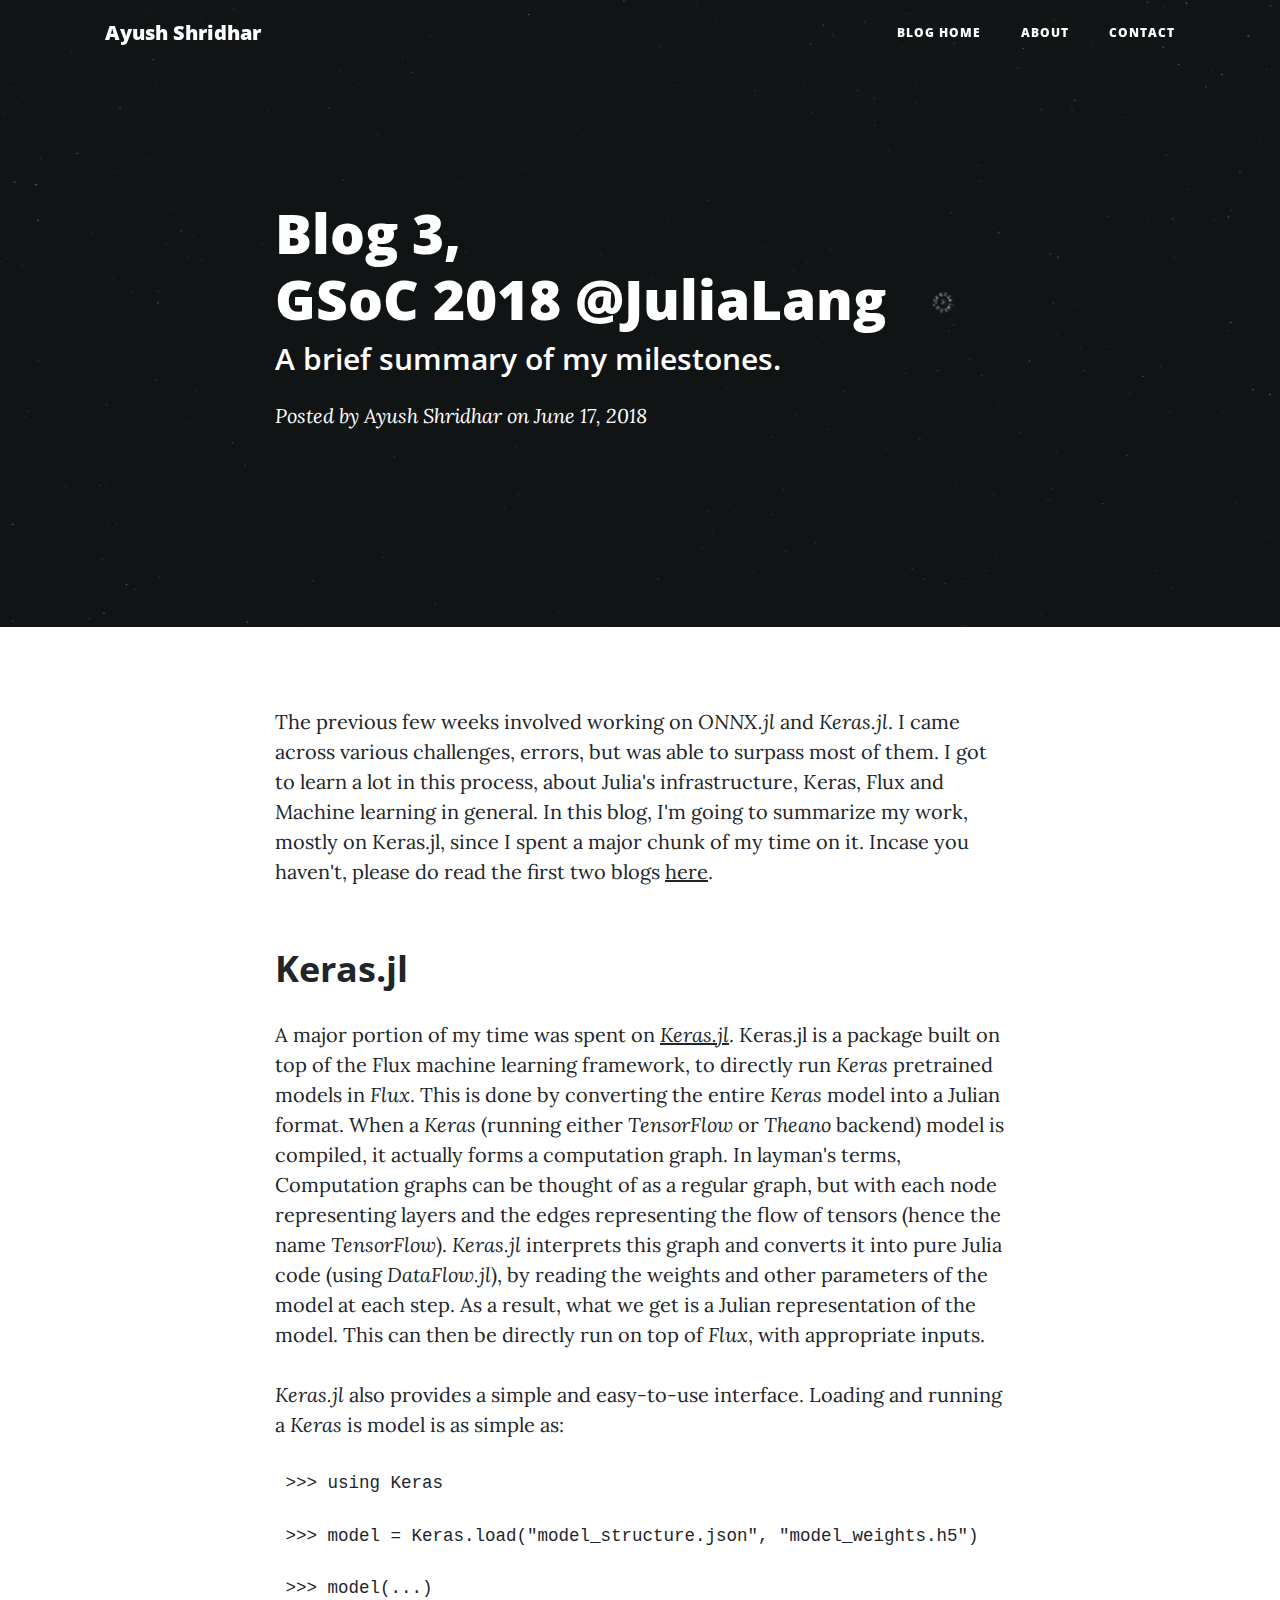
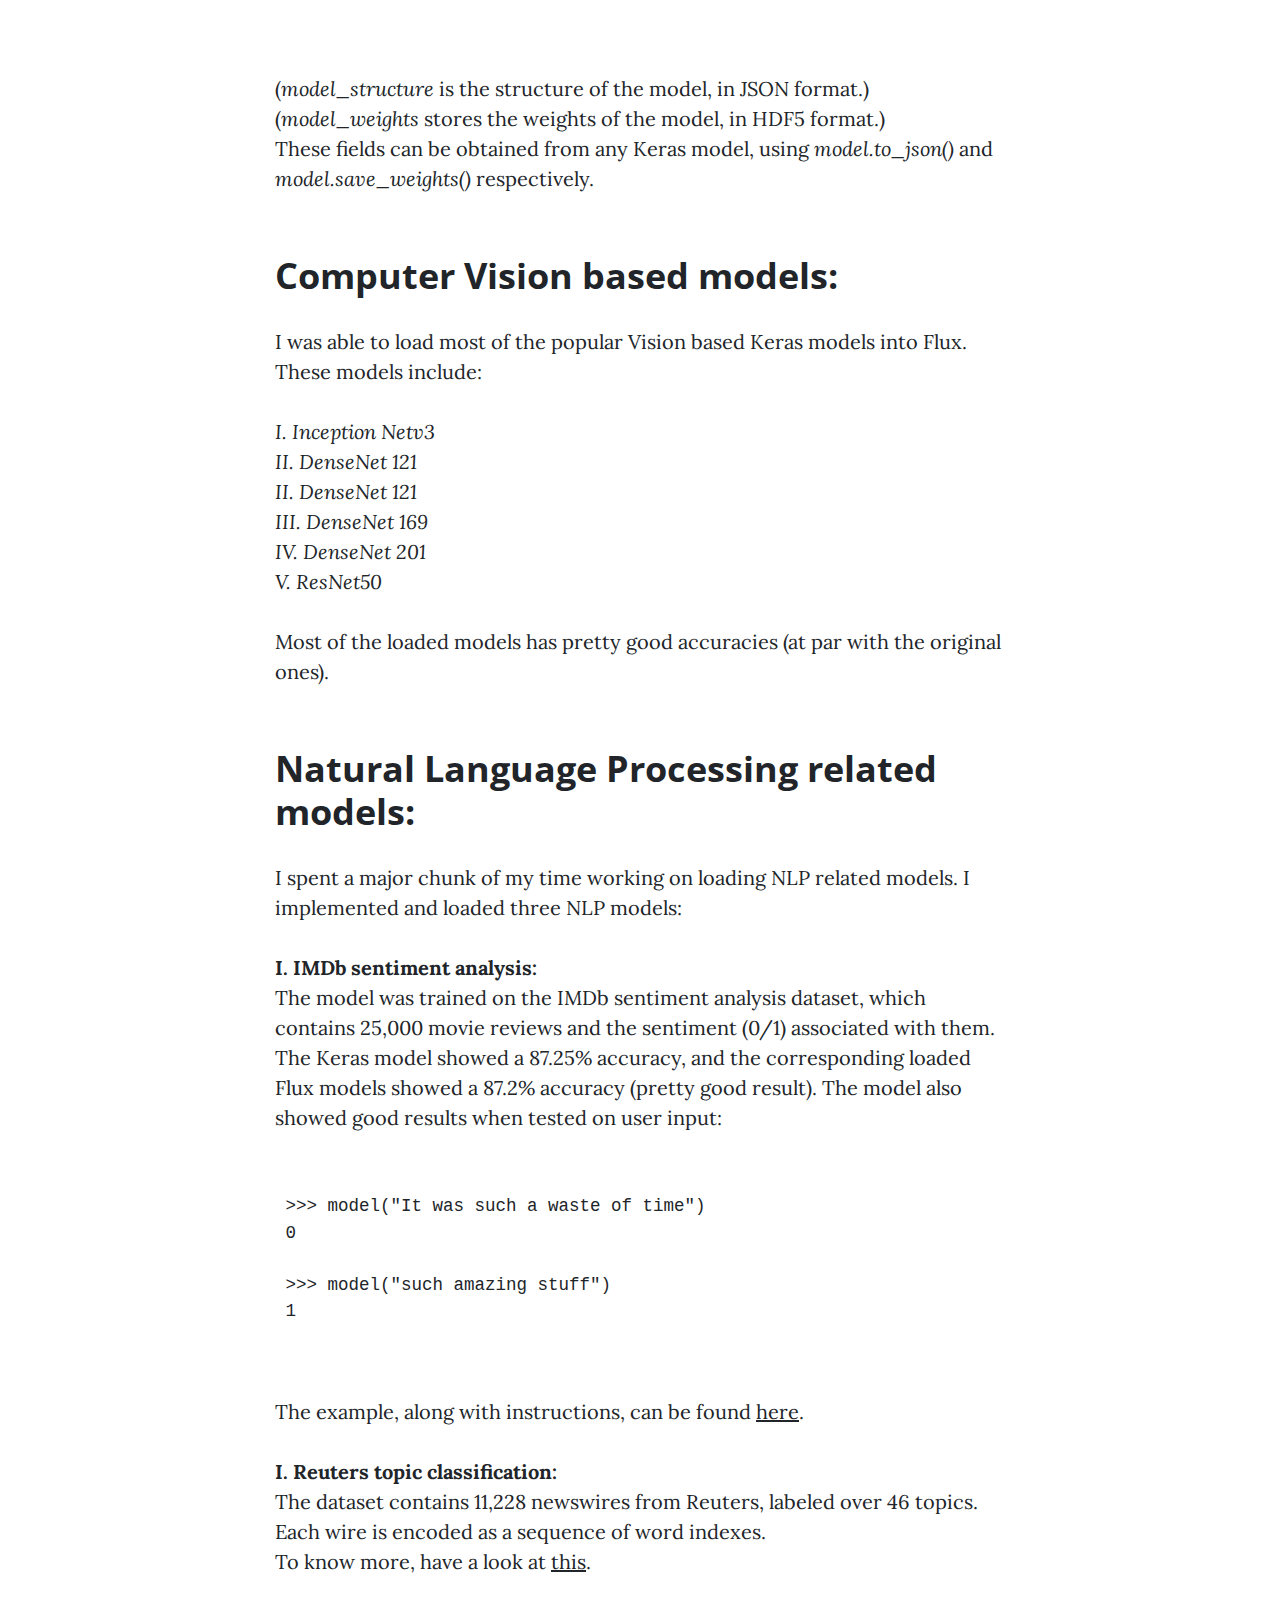
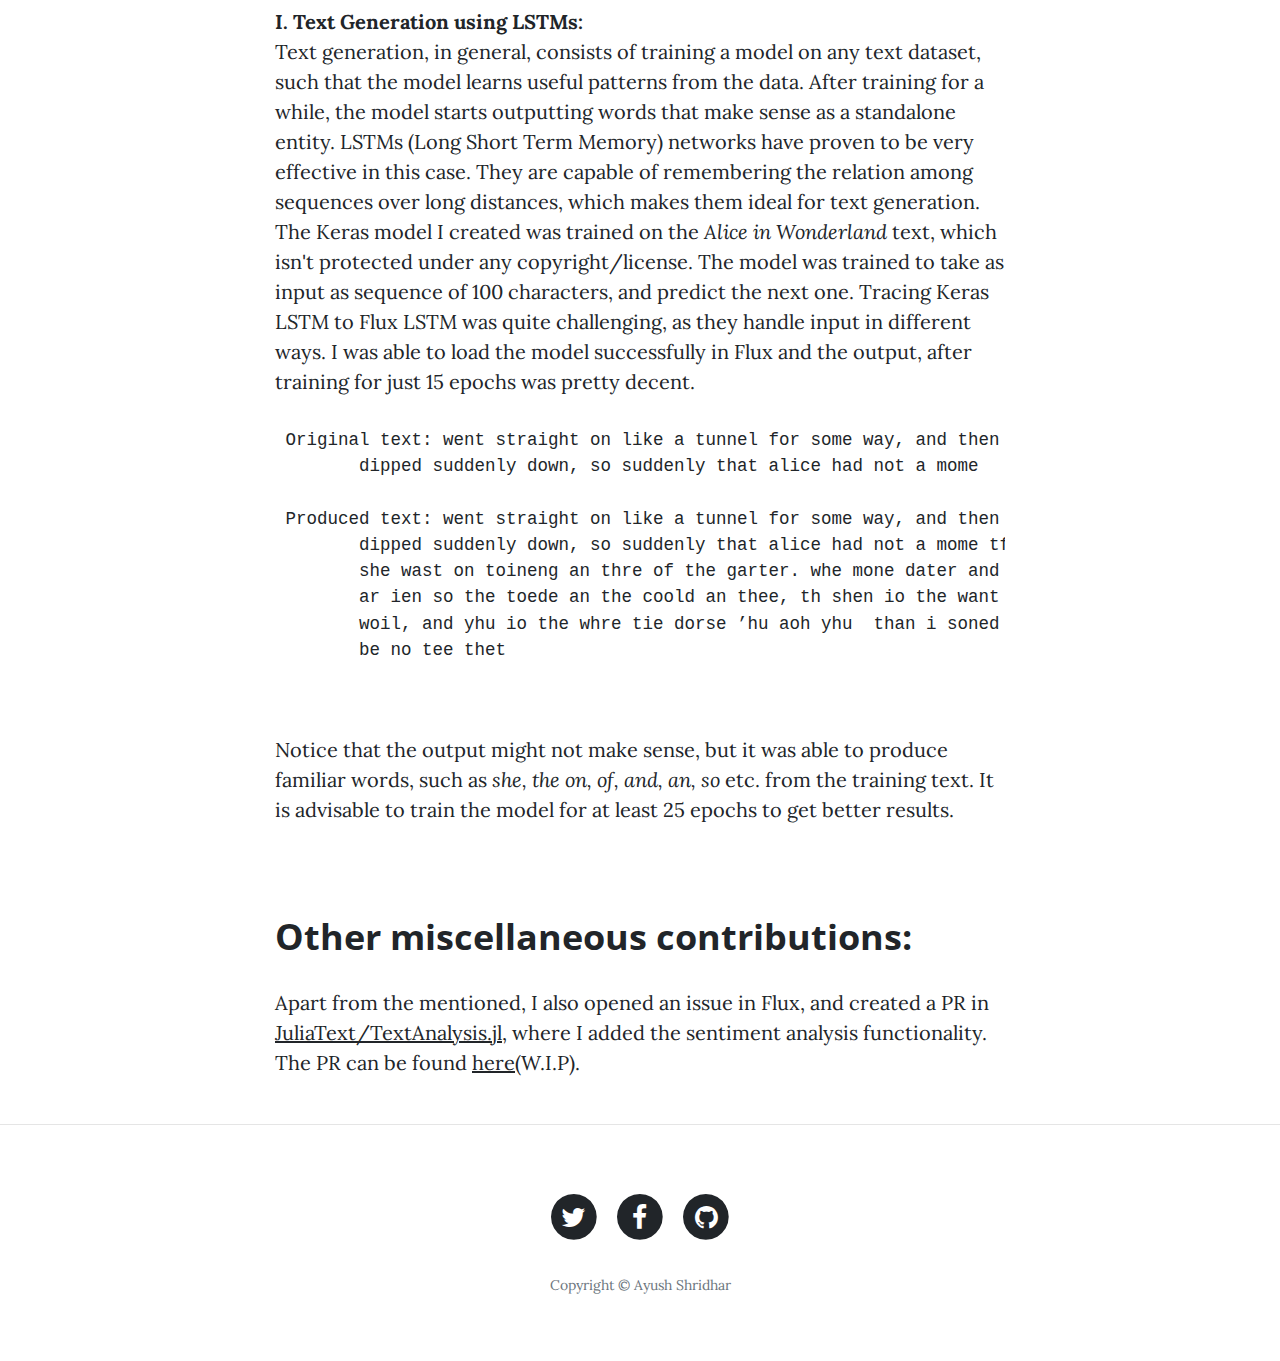
<file: blog/blog3.html>
<!DOCTYPE html>
<html lang="en">

<head>

    <meta charset="utf-8">
    <meta name="viewport" content="width=device-width, initial-scale=1, shrink-to-fit=no">
    <meta name="description" content="">
    <meta name="author" content="">

    <title>Week 3-5, GSoC 2018</title>

    <!-- Bootstrap core CSS -->
    <link href="vendor/bootstrap/css/bootstrap.min.css" rel="stylesheet">

    <!-- Custom fonts for this template -->
    <link href="vendor/font-awesome/css/font-awesome.min.css" rel="stylesheet" type="text/css">
    <link href='https://fonts.googleapis.com/css?family=Lora:400,700,400italic,700italic' rel='stylesheet' type='text/css'>
    <link href='https://fonts.googleapis.com/css?family=Open+Sans:300italic,400italic,600italic,700italic,800italic,400,300,600,700,800'
        rel='stylesheet' type='text/css'>

    <!-- Custom styles for this template -->
    <link href="css/clean-blog.min.css" rel="stylesheet">

</head>

<body>

    <!-- Navigation -->
    <nav class="navbar navbar-expand-lg navbar-light fixed-top" id="mainNav">
        <div class="container">
            <a class="navbar-brand" href="../index.html">Ayush Shridhar</a>
            <button class="navbar-toggler navbar-toggler-right" type="button" data-toggle="collapse" data-target="#navbarResponsive"
                aria-controls="navbarResponsive" aria-expanded="false" aria-label="Toggle navigation">
                Menu
                <i class="fa fa-bars"></i>
            </button>
            <div class="collapse navbar-collapse" id="navbarResponsive">
                <ul class="navbar-nav ml-auto">
                    <li class="nav-item">
                        <a class="nav-link" href="index.html">Blog Home</a>
                    </li>
                    <li class="nav-item">
                        <a class="nav-link" href="about.html">About</a>
                    </li>
                    <li class="nav-item">
                        <a class="nav-link" href="../index.html#contact">Contact</a>
                    </li>
                </ul>
            </div>
        </div>
    </nav>

    <!-- Page Header -->
    <header class="masthead" style="background-image: url('blog3.png')">
        <div class="overlay"></div>
        <div class="container">
            <div class="row">
                <div class="col-lg-8 col-md-10 mx-auto">
                    <div class="post-heading">
                        <h1>Blog 3, <br>GSoC 2018 @JuliaLang</h1>
                        <h2 class="subheading">A brief summary of my milestones.
                        </h2>
                        <span class="meta">Posted by
                            <a href="https://github.com/ayush1999">Ayush Shridhar</a>
                            on June 17, 2018</span>
                    </div>
                </div>
            </div>
        </div>
    </header>

    <!-- Post Content -->
    <article>
        <div class="container">
            <div class="row">
                <div class="col-lg-8 col-md-10 mx-auto">
                    <p>The previous few weeks involved working on <i>ONNX.jl</i> and <i>Keras.jl</i>. I came across various challenges,
                        errors, but was able to surpass most of them. I got to learn a lot in this process, about Julia's infrastructure, 
                        Keras, Flux and Machine learning in general. In this blog, I'm going to summarize my work, mostly on Keras.jl, since I
                        spent a major chunk of my time on it. Incase you haven't,
                        please do read the first two blogs <a href="https://ayush1999.github.io/blog/index.html">here</a>. 
                    </p>

                    <h2 class="section-heading"><a href="https://github.com/ayush1999/Keras.jl">Keras.jl</a></h2>
                    <p> A major portion of my time was spent on <a href="https://github.com/ayush1999/Keras.jl"><i>Keras.jl</i></a>. Keras.jl 
                        is a package built on top of the Flux machine learning framework, to directly run <i>Keras</i> pretrained models in <i>Flux</i>.
                        This is done by converting the entire <i>Keras</i> model into a Julian format. When a <i>Keras</i> (running either <i>TensorFlow</i> or 
                        <i>Theano</i> backend) model is compiled, it actually forms a computation graph. In layman's terms, Computation graphs can
                        be thought of as a regular graph, but with each node representing layers and the edges representing the flow of tensors
                        (hence the name <i>TensorFlow</i>). <i>Keras.jl</i> interprets this graph and converts it into pure Julia code (using <i>DataFlow.jl</i>), 
                        by reading the weights and other parameters of the model at each step. As a result, what we get is a Julian
                        representation of the model. This can then be directly run on top of <i>Flux</i>, with appropriate inputs.<br><br>
                        <i>Keras.jl</i> also provides a simple and easy-to-use interface. Loading and running a <i>Keras</i> is model is as simple as:<br>
                        <pre>
 >>> using Keras

 >>> model = Keras.load("model_structure.json", "model_weights.h5")

 >>> model(...)
                        </pre>
                        <br>
                        (<i>model_structure</i> is the structure of the model, in JSON format.)<br>
                        (<i>model_weights</i> stores the weights of the model, in HDF5 format.)<br>
                        These fields can be obtained from any Keras model, using <i>model.to_json()</i> and <i>model.save_weights()</i>
                        respectively.
                    </p>


                    <h2 class="section-heading">Computer Vision based models:</h2>

                    <p>
                        I was able to load most of the popular Vision based Keras models into Flux. These models include:<br><br>
                        <i>
                        I. Inception Netv3<br>
                        II. DenseNet 121<br>
                        II. DenseNet 121<br>
                        III. DenseNet 169<br>
                        IV. DenseNet 201<br>
                        V. ResNet50</i>
                        <br><br>
                        Most of the loaded models has pretty good accuracies (at par with the original ones).
                    </p>
                    
                    
                    <h2 class="section-heading">Natural Language Processing related models:</h2>
                    <p>I spent a major chunk of my time working on loading NLP related models. I implemented and loaded three
                        NLP models:<br><br>

                        <strong>I. IMDb sentiment analysis:</strong><br>
                        The model was trained on the IMDb sentiment analysis dataset, which contains 25,000 movie reviews and
                        the sentiment (0/1) associated with them. The Keras model showed a 87.25% accuracy, and the corresponding 
                        loaded Flux models showed a 87.2% accuracy (pretty good result). The model also showed good results when 
                        tested on user input:
                        <br><br>
                        <pre>
 >>> model("It was such a waste of time")
 0

 >>> model("such amazing stuff")
 1
                        </pre><br>
                        The example, along with instructions, can be found <u><a href="https://github.com/ayush1999/Keras.jl/tree/master/examples/imdb%20sentiment%20analysis">here</a></u>.
                        <br><br>
                        <strong>I. Reuters topic classification:</strong><br>
                        The dataset contains 11,228 newswires from Reuters, labeled over 46 topics. Each wire is encoded as a sequence
                        of word indexes.<br> To know more, have a look at <u><a href="https://github.com/ayush1999/Keras.jl/tree/master/examples/reuters%20topic%20classification">this</a></u>.
                        <br><br>
                        <strong>I. Text Generation using LSTMs:</strong>
                        <br> Text generation, in general, consists of training a model on any text dataset, such that the model learns
                        useful patterns from the data. After training for a while, the model starts outputting words that make sense
                        as a standalone entity. LSTMs (Long Short Term Memory) networks have proven to be very effective in this case. 
                        They are capable of remembering the relation among sequences over long distances, which makes them ideal for 
                        text generation. The Keras model I created was trained on the <i>Alice in Wonderland</i> text, which isn't
                        protected under any copyright/license. The model was trained to take as input as sequence of 100 characters, and 
                        predict the next one. Tracing Keras LSTM to Flux LSTM was quite challenging, as they handle input in different 
                        ways. I was able to load the model successfully in Flux and the output, after training for just 15 epochs was pretty
                        decent.<br><br>
                        
                        <pre>
 Original text: went straight on like a tunnel for some way, and then
        dipped suddenly down, so suddenly that alice had not a mome

 Produced text: went straight on like a tunnel for some way, and then
        dipped suddenly down, so suddenly that alice had not a mome tf the fand,
        she wast on toineng an thre of the garter. whe mone dater and soen an an
        ar ien so the toede an the coold an thee, th shen io the want toon if the
        woil, and yhu io the whre tie dorse ’hu aoh yhu  than i soned th thi would
        be no tee thet
                        </pre><br>

                        Notice that the output might not make sense, but it was able to produce familiar words, such as <i>she, the
                            on, of, and, an, so
                        </i> etc. from the training text. It is advisable to train the model for at least 25 epochs to get better results.
                         
                        <br><br>
                    </p>
                    <h2 class="section-heading">Other miscellaneous contributions:</h2>
                    <p>
                        Apart from the mentioned, I also opened an issue in Flux, and created a PR in
                         <a href="https://github.com/JuliaText/TextAnalysis.jl">JuliaText/TextAnalysis.jl</a>, where I added the sentiment 
                         analysis functionality. The PR can be found <a href="https://github.com/JuliaText/TextAnalysis.jl/pull/77">here</a>(W.I.P).


                    </p>
                    <!--
            <a href="#">
              <img class="img-fluid" src="img/post-sample-image.jpg" alt="">
            </a>
            <span class="caption text-muted">To go places and do things that have never been done before – that’s what living is all about.</span>

            <p>Space, the final frontier. These are the voyages of the Starship Enterprise. Its five-year mission: to explore strange new worlds, to seek out new life and new civilizations, to boldly go where no man has gone before.</p>

            <p>As I stand out here in the wonders of the unknown at Hadley, I sort of realize there’s a fundamental truth to our nature, Man must explore, and this is exploration at its greatest.</p>

            <p>Placeholder text by
              <a href="http://spaceipsum.com/">Space Ipsum</a>. Photographs by
              <a href="https://www.flickr.com/photos/nasacommons/">NASA on The Commons</a>.</p>
           -->
                </div>
            </div>
        </div>
    </article>

    <hr>

    <!-- Footer -->
    <footer>
        <div class="container">
            <div class="row">
                <div class="col-lg-8 col-md-10 mx-auto">
                    <ul class="list-inline text-center">
                        <li class="list-inline-item">
                            <a href="https://twitter.com/ayuSHridhar">
                                <span class="fa-stack fa-lg">
                                    <i class="fa fa-circle fa-stack-2x"></i>
                                    <i class="fa fa-twitter fa-stack-1x fa-inverse"></i>
                                </span>
                            </a>
                        </li>
                        <li class="list-inline-item">
                            <a href="https://www.linkedin.com/in/ayush-shridhar-23480b130/">
                                <span class="fa-stack fa-lg">
                                    <i class="fa fa-circle fa-stack-2x"></i>
                                    <i class="fa fa-facebook fa-stack-1x fa-inverse"></i>
                                </span>
                            </a>
                        </li>
                        <li class="list-inline-item">
                            <a href="https://github.com/ayush1999">
                                <span class="fa-stack fa-lg">
                                    <i class="fa fa-circle fa-stack-2x"></i>
                                    <i class="fa fa-github fa-stack-1x fa-inverse"></i>
                                </span>
                            </a>
                        </li>
                    </ul>
                    <p class="copyright text-muted">Copyright &copy; Ayush Shridhar</p>
                </div>
            </div>
        </div>
    </footer>

    <!-- Bootstrap core JavaScript -->
    <script src="vendor/jquery/jquery.min.js"></script>
    <script src="vendor/bootstrap/js/bootstrap.bundle.min.js"></script>

    <!-- Custom scripts for this template -->
    <script src="js/clean-blog.min.js"></script>

</body>

</html>
</file>
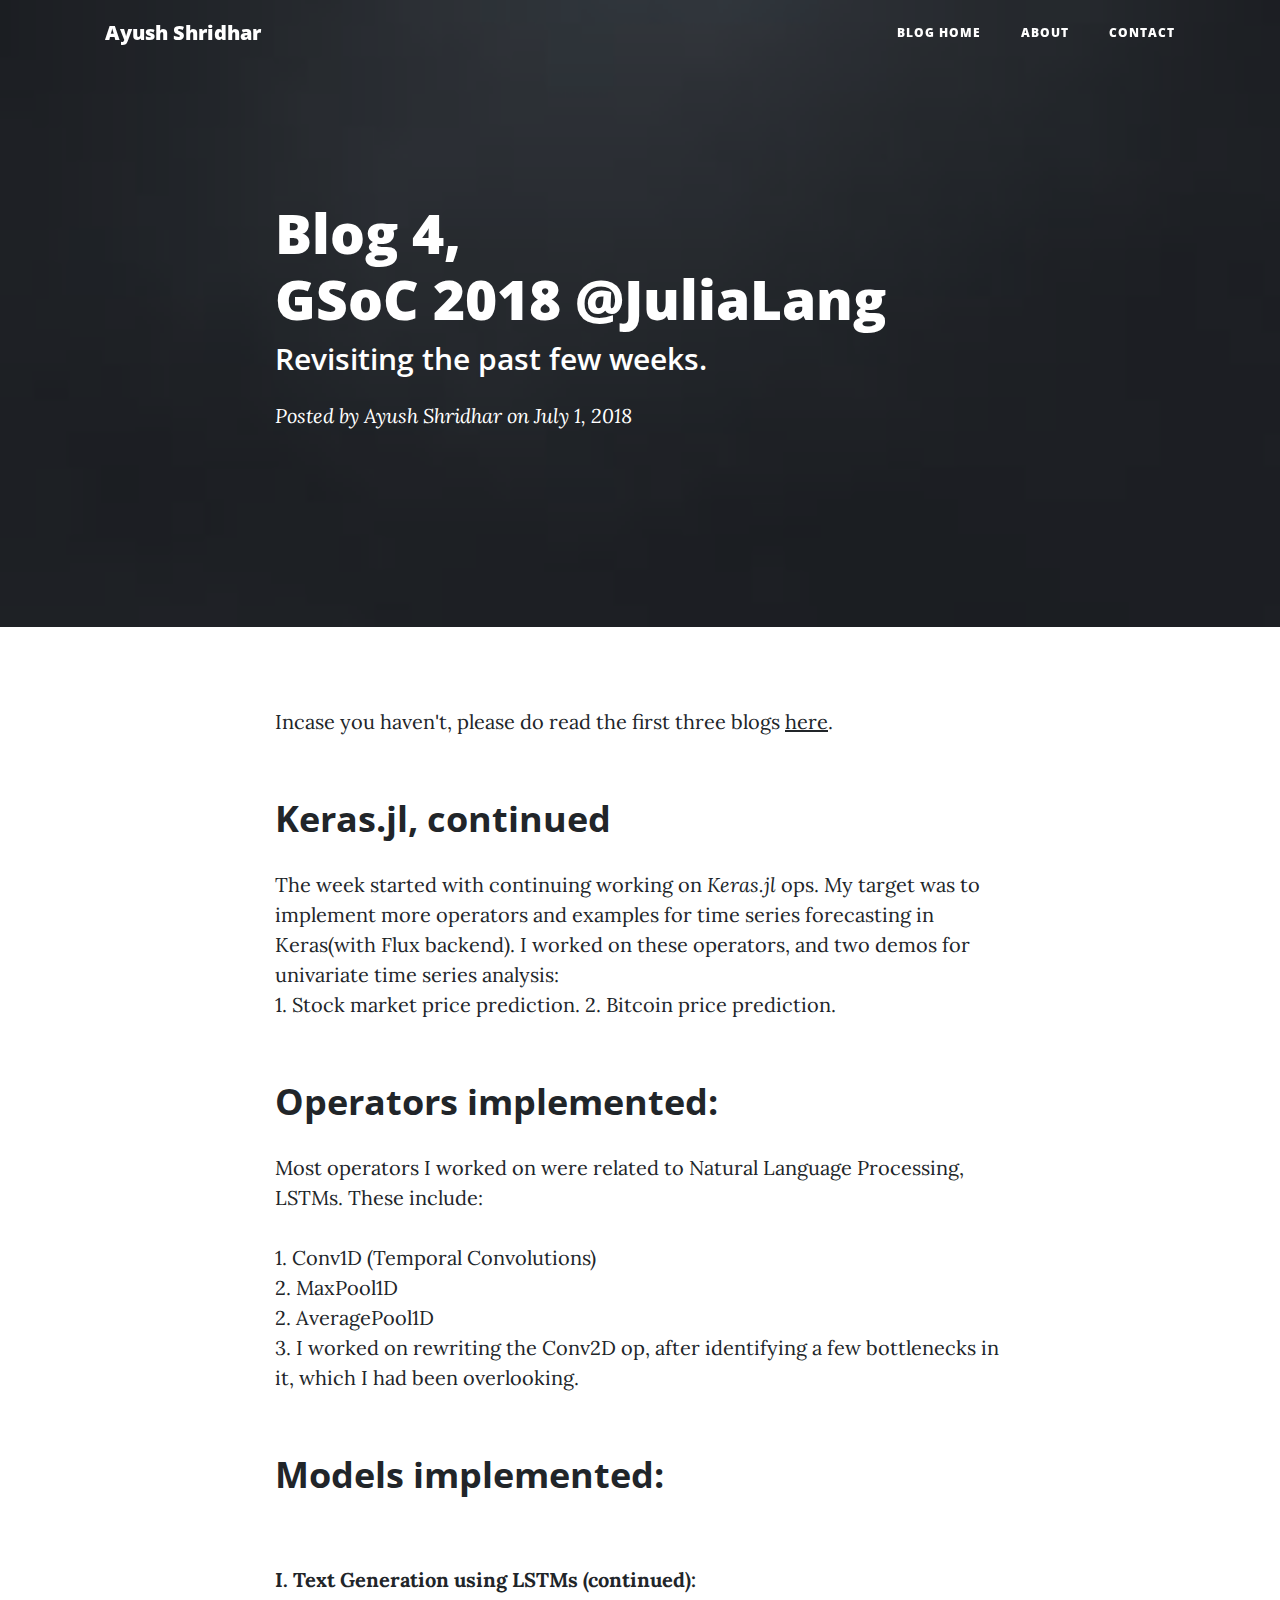
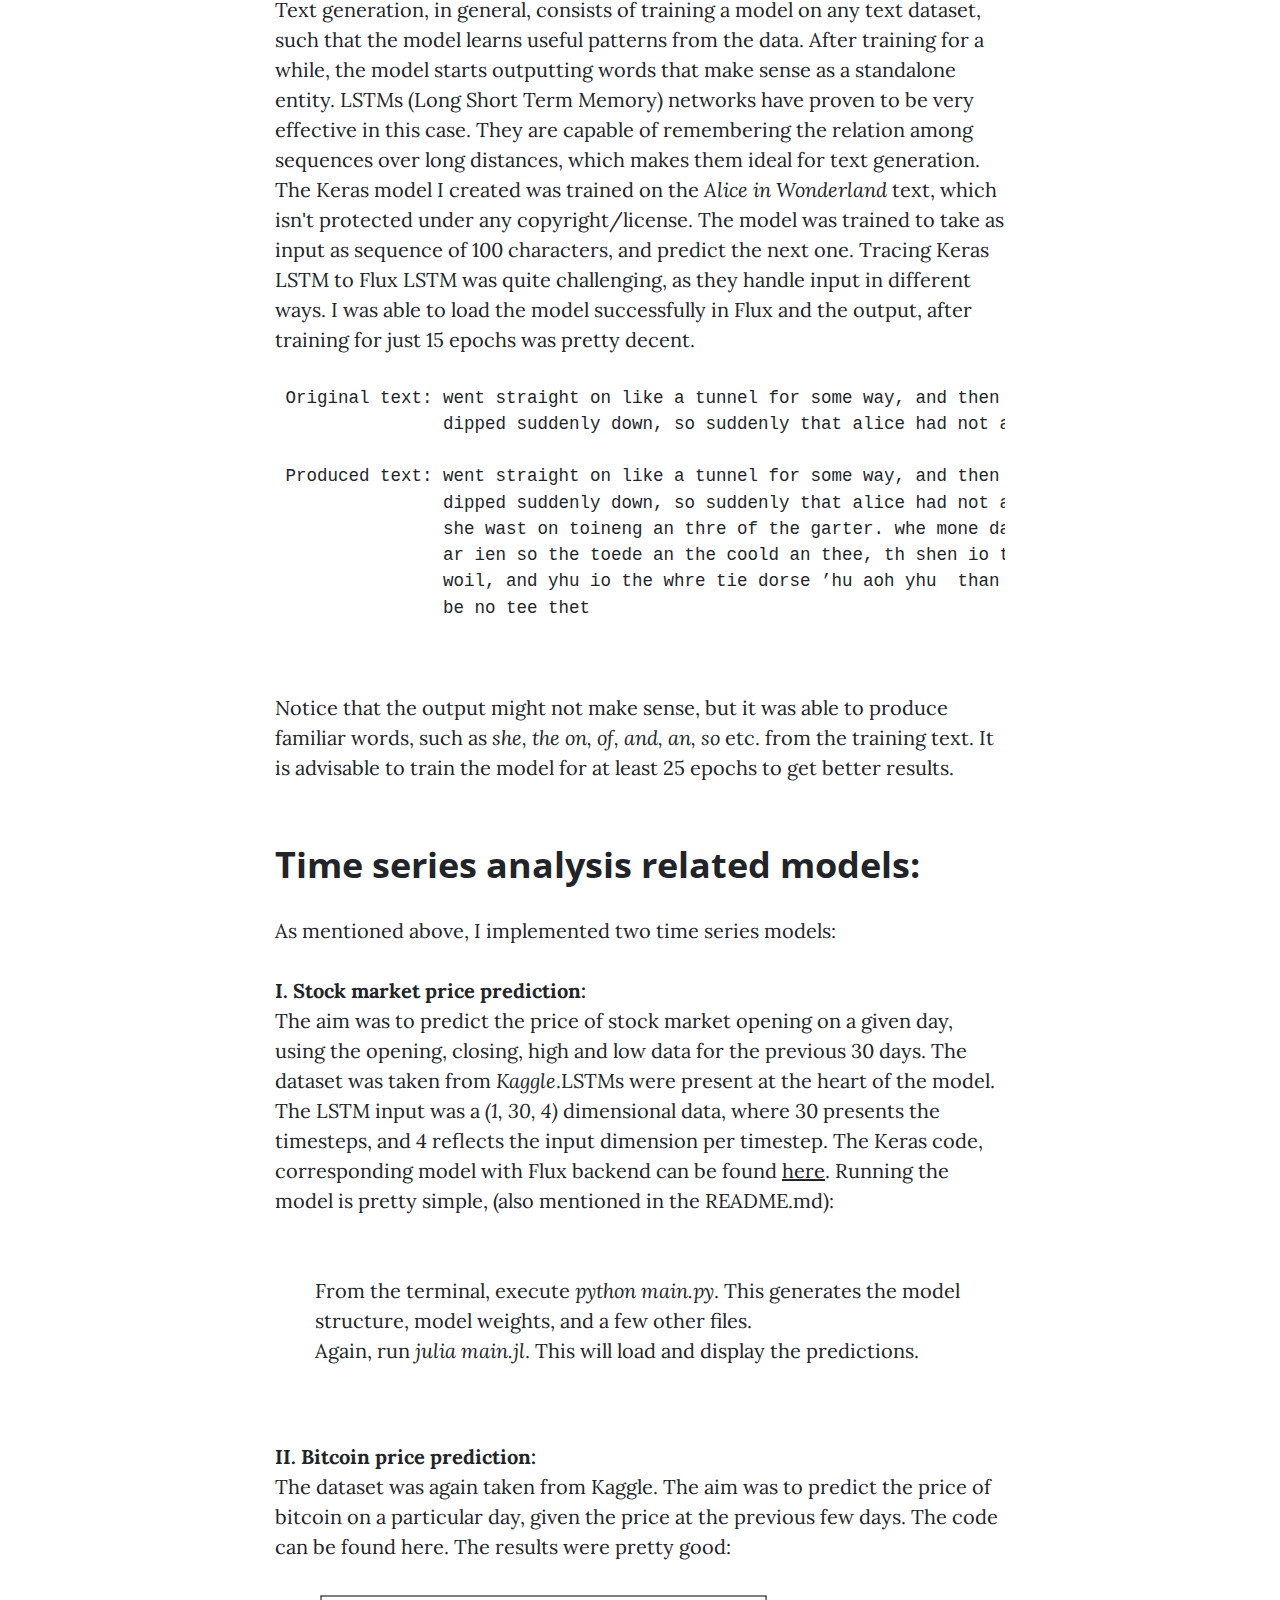
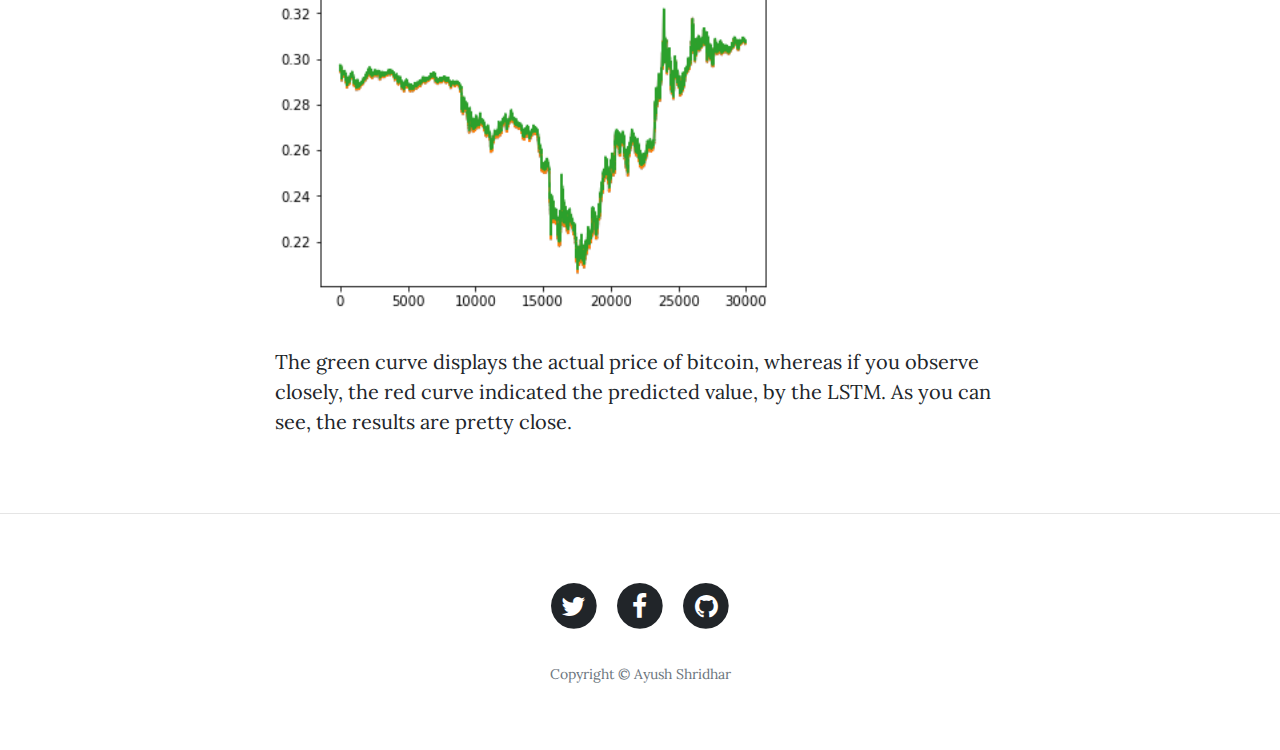
<file: blog/blog4.html>
<!DOCTYPE html>
<html lang="en">

<head>

    <meta charset="utf-8">
    <meta name="viewport" content="width=device-width, initial-scale=1, shrink-to-fit=no">
    <meta name="description" content="">
    <meta name="author" content="">

    <title>Week 6-7, GSoC 2018</title>

    <!-- Bootstrap core CSS -->
    <link href="vendor/bootstrap/css/bootstrap.min.css" rel="stylesheet">

    <!-- Custom fonts for this template -->
    <link href="vendor/font-awesome/css/font-awesome.min.css" rel="stylesheet" type="text/css">
    <link href='https://fonts.googleapis.com/css?family=Lora:400,700,400italic,700italic' rel='stylesheet' type='text/css'>
    <link href='https://fonts.googleapis.com/css?family=Open+Sans:300italic,400italic,600italic,700italic,800italic,400,300,600,700,800'
        rel='stylesheet' type='text/css'>

    <!-- Custom styles for this template -->
    <link href="css/clean-blog.min.css" rel="stylesheet">

</head>

<body>

    <!-- Navigation -->
    <nav class="navbar navbar-expand-lg navbar-light fixed-top" id="mainNav">
        <div class="container">
            <a class="navbar-brand" href="../index.html">Ayush Shridhar</a>
            <button class="navbar-toggler navbar-toggler-right" type="button" data-toggle="collapse" data-target="#navbarResponsive"
                aria-controls="navbarResponsive" aria-expanded="false" aria-label="Toggle navigation">
                Menu
                <i class="fa fa-bars"></i>
            </button>
            <div class="collapse navbar-collapse" id="navbarResponsive">
                <ul class="navbar-nav ml-auto">
                    <li class="nav-item">
                        <a class="nav-link" href="index.html">Blog Home</a>
                    </li>
                    <li class="nav-item">
                        <a class="nav-link" href="about.html">About</a>
                    </li>
                    <li class="nav-item">
                        <a class="nav-link" href="../index.html#contact">Contact</a>
                    </li>
                </ul>
            </div>
        </div>
    </nav>

    <!-- Page Header -->
    <header class="masthead" style="background-image: url('blog4.jpeg')">
        <div class="overlay"></div>
        <div class="container">
            <div class="row">
                <div class="col-lg-8 col-md-10 mx-auto">
                    <div class="post-heading">
                        <h1>Blog 4, <br>GSoC 2018 @JuliaLang</h1>
                        <h2 class="subheading">Revisiting the past few weeks.
                        </h2>
                        <span class="meta">Posted by
                            <a href="https://github.com/ayush1999">Ayush Shridhar</a>
                            on July 1, 2018</span>
                    </div>
                </div>
            </div>
        </div>
    </header>

    <!-- Post Content -->
    <article>
        <div class="container">
            <div class="row">
                <div class="col-lg-8 col-md-10 mx-auto">
                    <p>Incase you haven't,
                        please do read the first three blogs <a href="https://ayush1999.github.io/blog/index.html">here</a>. 
                    </p>

                    <h2 class="section-heading"><a href="https://github.com/ayush1999/Keras.jl">Keras.jl</a>, continued</h2>
                    <p> The week started with continuing working on <i>Keras.jl</i> ops. My target was to implement more 
                        operators and examples for time series forecasting in Keras(with Flux backend). I worked on these 
                        operators, and two demos for univariate time series analysis: <br>
                        1. Stock market price prediction.
                        2. Bitcoin price prediction.
                    </p>


                    <h2 class="section-heading">Operators implemented:</h2>

                    <p>
                        Most operators I worked on were related to Natural Language Processing, LSTMs. These include:<br><br>
                        1. Conv1D (Temporal Convolutions)<br>
                        2. MaxPool1D <br>
                        2. AveragePool1D<br>
                        3. I worked on rewriting the Conv2D op, after identifying a few bottlenecks in it, which I had been
                        overlooking.<br>

                    </p>

                    <h2 class="section-heading">Models implemented:</h2><br><br>
                    <strong>I. Text Generation using LSTMs (continued):</strong>
                    <br> Text generation, in general, consists of training a model on any text dataset, such that the model learns useful patterns
                    from the data. After training for a while, the model starts outputting words that make sense as a standalone entity. LSTMs
                    (Long Short Term Memory) networks have proven to be very effective in this case. They are capable of remembering the relation
                    among sequences over long distances, which makes them ideal for text generation. The Keras model I created was trained on
                    the
                    <i>Alice in Wonderland</i> text, which isn't protected under any copyright/license. The model was trained to take as input as
                    sequence of 100 characters, and predict the next one. Tracing Keras LSTM to Flux LSTM was quite challenging, as they handle
                    input in different ways. I was able to load the model successfully in Flux and the output, after training for just 15 epochs
                    was pretty decent.
                    <br>
                    <br>
                    
                    <pre>
 Original text: went straight on like a tunnel for some way, and then
                dipped suddenly down, so suddenly that alice had not a mome
                    
 Produced text: went straight on like a tunnel for some way, and then
                dipped suddenly down, so suddenly that alice had not a mome tf the fand,
                she wast on toineng an thre of the garter. whe mone dater and soen an an
                ar ien so the toede an the coold an thee, th shen io the want toon if the
                woil, and yhu io the whre tie dorse ’hu aoh yhu  than i soned th thi would
                be no tee thet
                                            </pre>
                    <br> Notice that the output might not make sense, but it was able to produce familiar words, such as
                    <i>she, the on, of, and, an, so
                    </i> etc. from the training text. It is advisable to train the model for at least 25 epochs to get better results.

                    <h2 class="section-heading">Time series analysis related models:</h2>
                    <p>As mentioned above, I implemented two time series models:<br><br>

                        <strong>I. Stock market price prediction:</strong><br>
                        The aim was to predict the price of stock market opening on a given day, using the opening, closing, high and
                        low data for the previous 30 days. The dataset was taken from <i>Kaggle</i>.LSTMs were present at the heart of the model. The LSTM input was a <i>(1, 30, 4)
                        </i> dimensional data, where 30 presents the timesteps, and 4 reflects the input dimension per timestep. The Keras 
                        code, corresponding model with Flux backend can be found <a href="https://github.com/ayush1999/Keras.jl/tree/master/examples/stock%20prediction">here</a>.
                        Running the model is pretty simple, (also mentioned in the README.md):
                        <br><br>
                        <ul>
    From the terminal, execute <i>python main.py</i>. This generates the model structure, model weights, and a few other files. <br>
    Again, run <i>julia main.jl</i>. This will load and display the predictions.
                        </ul>
                        <br><br>

                        <strong>II. Bitcoin price prediction:</strong><br>
                        The dataset was again taken from Kaggle. The aim was to predict the price of bitcoin on a particular day, given the
                        price at the previous few days. The code can be found <a href="https://github.com/ayush1999/Keras.jl/tree/master/examples/bitcoin%20price%20prediction">here</a>.
                        The results were pretty good:<br><br>
                        <img src="bitcoin.png">
                        <br><br>
                          The green curve displays the actual price of bitcoin, whereas if you observe closely, the red curve indicated the
                          predicted value, by the LSTM. As you can see, the results are pretty close.
                        <br><br>
                    </p>
                    
                    <!--
            <a href="#">
              <img class="img-fluid" src="img/post-sample-image.jpg" alt="">
            </a>
            <span class="caption text-muted">To go places and do things that have never been done before – that’s what living is all about.</span>

            <p>Space, the final frontier. These are the voyages of the Starship Enterprise. Its five-year mission: to explore strange new worlds, to seek out new life and new civilizations, to boldly go where no man has gone before.</p>

            <p>As I stand out here in the wonders of the unknown at Hadley, I sort of realize there’s a fundamental truth to our nature, Man must explore, and this is exploration at its greatest.</p>

            <p>Placeholder text by
              <a href="http://spaceipsum.com/">Space Ipsum</a>. Photographs by
              <a href="https://www.flickr.com/photos/nasacommons/">NASA on The Commons</a>.</p>
           -->
                </div>
            </div>
        </div>
    </article>

    <hr>

    <!-- Footer -->
    <footer>
        <div class="container">
            <div class="row">
                <div class="col-lg-8 col-md-10 mx-auto">
                    <ul class="list-inline text-center">
                        <li class="list-inline-item">
                            <a href="https://twitter.com/ayuSHridhar">
                                <span class="fa-stack fa-lg">
                                    <i class="fa fa-circle fa-stack-2x"></i>
                                    <i class="fa fa-twitter fa-stack-1x fa-inverse"></i>
                                </span>
                            </a>
                        </li>
                        <li class="list-inline-item">
                            <a href="https://www.linkedin.com/in/ayush-shridhar-23480b130/">
                                <span class="fa-stack fa-lg">
                                    <i class="fa fa-circle fa-stack-2x"></i>
                                    <i class="fa fa-facebook fa-stack-1x fa-inverse"></i>
                                </span>
                            </a>
                        </li>
                        <li class="list-inline-item">
                            <a href="https://github.com/ayush1999">
                                <span class="fa-stack fa-lg">
                                    <i class="fa fa-circle fa-stack-2x"></i>
                                    <i class="fa fa-github fa-stack-1x fa-inverse"></i>
                                </span>
                            </a>
                        </li>
                    </ul>
                    <p class="copyright text-muted">Copyright &copy; Ayush Shridhar</p>
                </div>
            </div>
        </div>
    </footer>

    <!-- Bootstrap core JavaScript -->
    <script src="vendor/jquery/jquery.min.js"></script>
    <script src="vendor/bootstrap/js/bootstrap.bundle.min.js"></script>

    <!-- Custom scripts for this template -->
    <script src="js/clean-blog.min.js"></script>

</body>

</html>
</file>
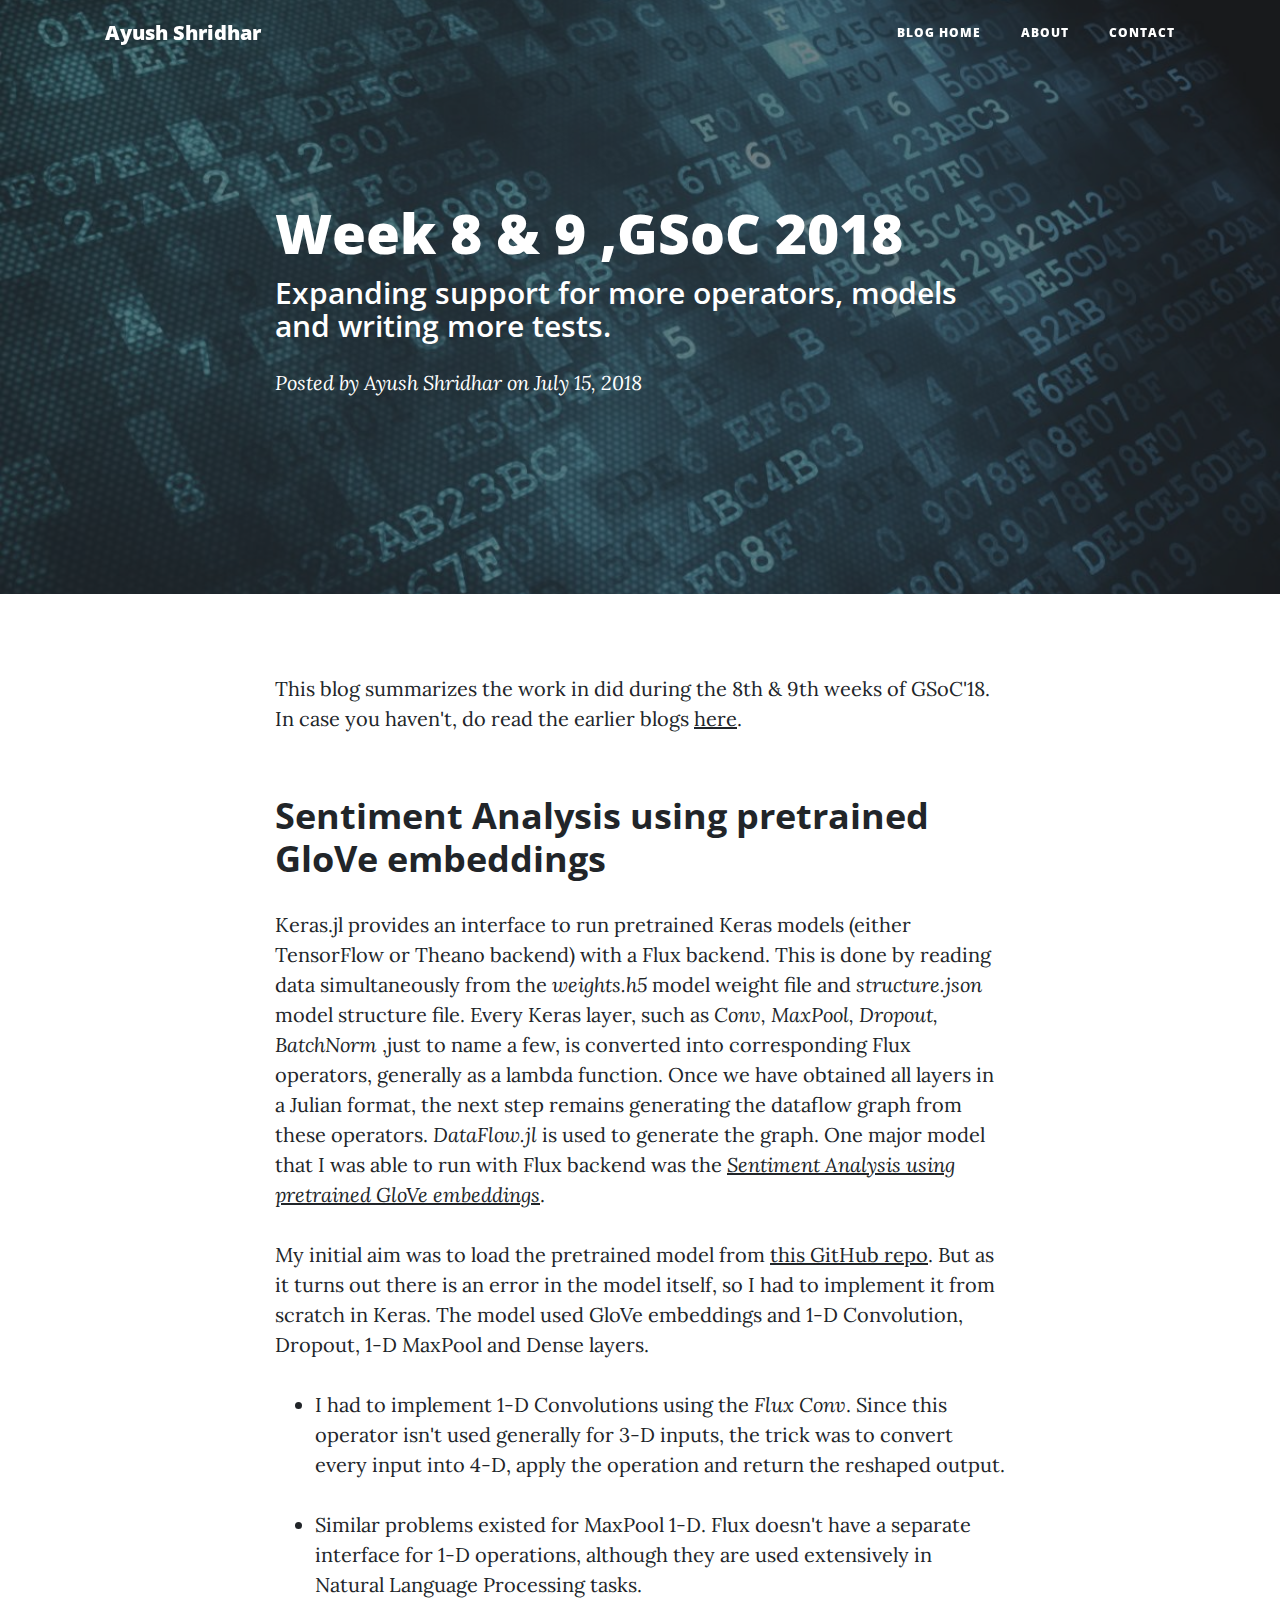
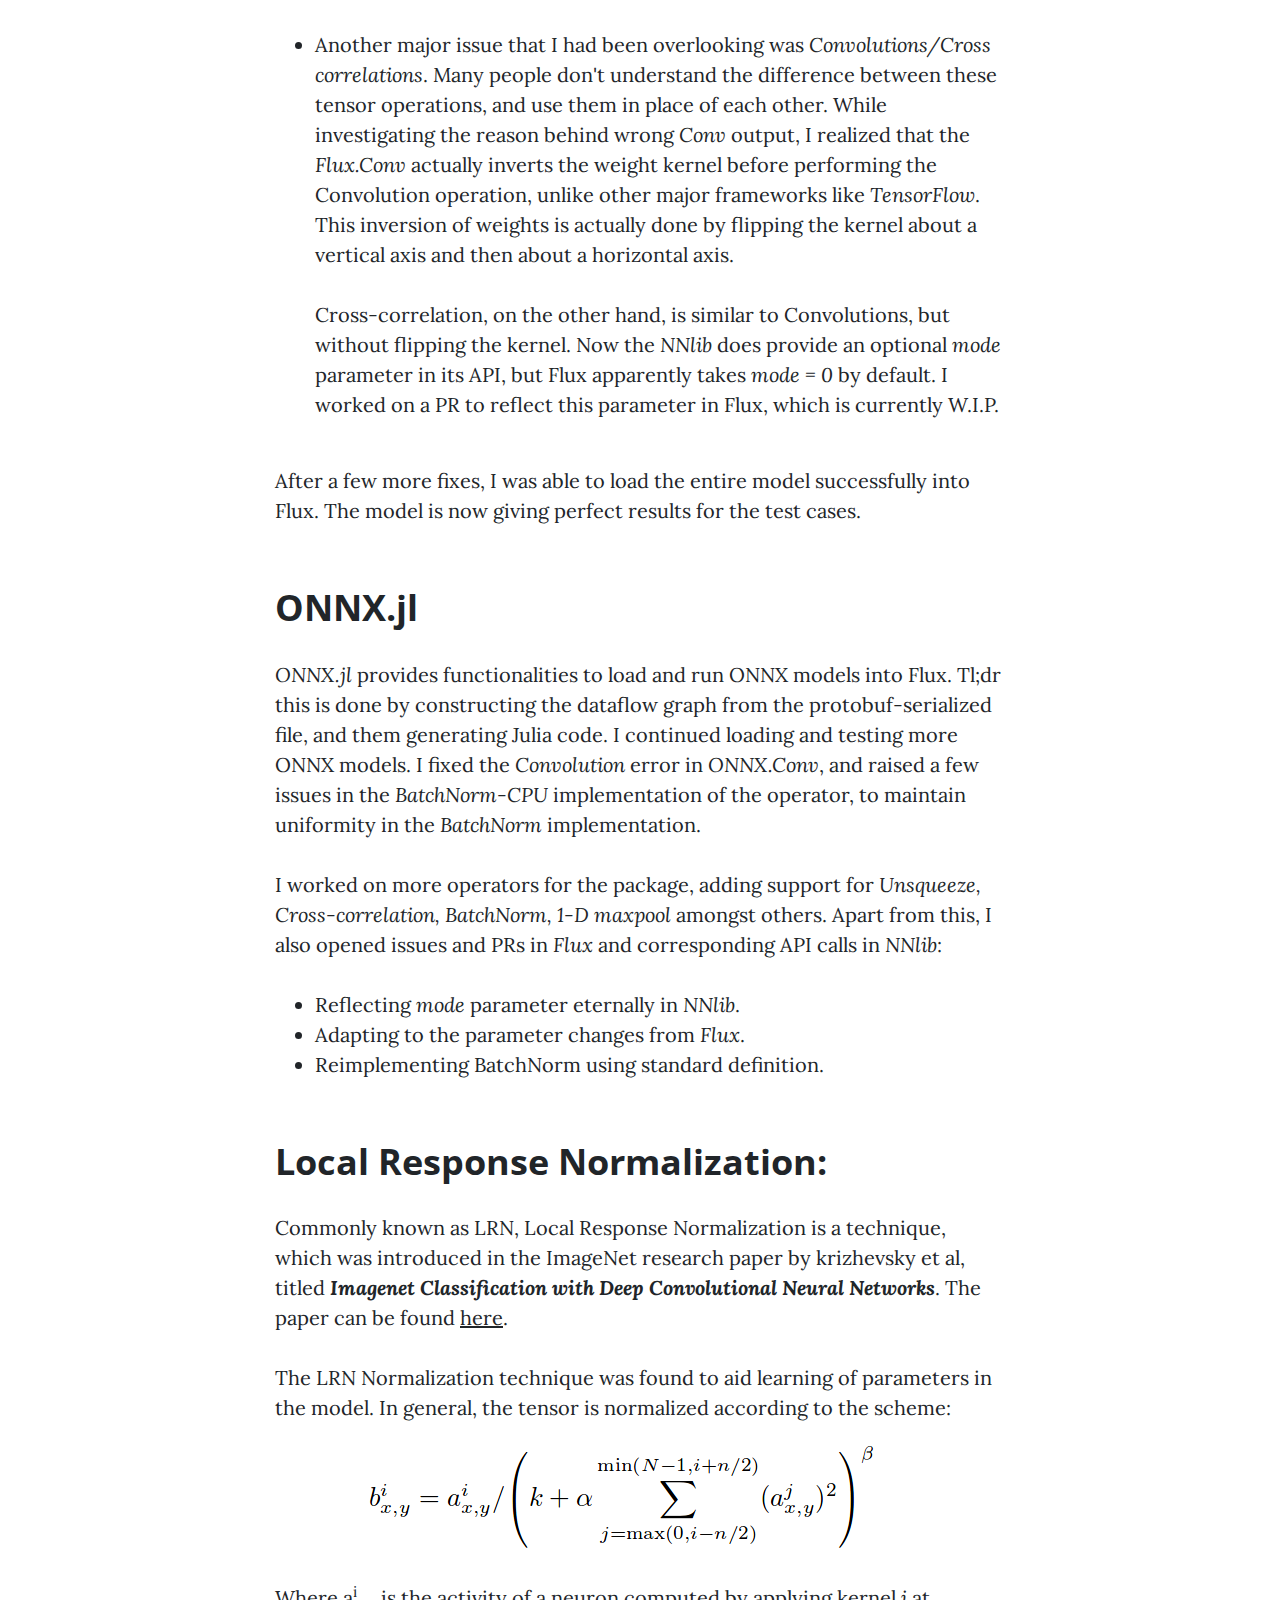
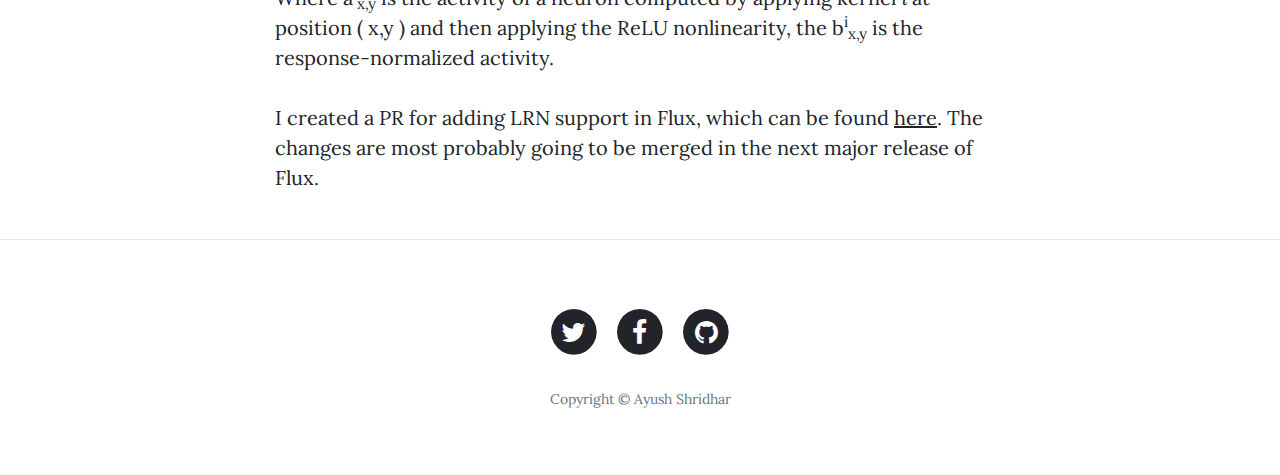
<file: blog/blog5.html>
<!DOCTYPE html>
<html lang="en">

<head>

    <meta charset="utf-8">
    <meta name="viewport" content="width=device-width, initial-scale=1, shrink-to-fit=no">
    <meta name="description" content="">
    <meta name="author" content="">

    <title>Week 8 & 9, GSoC 2018</title>

    <!-- Bootstrap core CSS -->
    <link href="vendor/bootstrap/css/bootstrap.min.css" rel="stylesheet">

    <!-- Custom fonts for this template -->
    <link href="vendor/font-awesome/css/font-awesome.min.css" rel="stylesheet" type="text/css">
    <link href='https://fonts.googleapis.com/css?family=Lora:400,700,400italic,700italic' rel='stylesheet' type='text/css'>
    <link href='https://fonts.googleapis.com/css?family=Open+Sans:300italic,400italic,600italic,700italic,800italic,400,300,600,700,800'
        rel='stylesheet' type='text/css'>

    <!-- Custom styles for this template -->
    <link href="css/clean-blog.min.css" rel="stylesheet">

</head>

<body>

    <!-- Navigation -->
    <nav class="navbar navbar-expand-lg navbar-light fixed-top" id="mainNav">
        <div class="container">
            <a class="navbar-brand" href="../index.html">Ayush Shridhar</a>
            <button class="navbar-toggler navbar-toggler-right" type="button" data-toggle="collapse" data-target="#navbarResponsive"
                aria-controls="navbarResponsive" aria-expanded="false" aria-label="Toggle navigation">
                Menu
                <i class="fa fa-bars"></i>
            </button>
            <div class="collapse navbar-collapse" id="navbarResponsive">
                <ul class="navbar-nav ml-auto">
                    <li class="nav-item">
                        <a class="nav-link" href="index.html">Blog Home</a>
                    </li>
                    <li class="nav-item">
                        <a class="nav-link" href="about.html">About</a>
                    </li>
                    <li class="nav-item">
                        <a class="nav-link" href="../index.html#contact">Contact</a>
                    </li>
                </ul>
            </div>
        </div>
    </nav>

    <!-- Page Header -->
    <header class="masthead" style="background-image: url('blog5.jpg')">
        <div class="overlay"></div>
        <div class="container">
            <div class="row">
                <div class="col-lg-8 col-md-10 mx-auto">
                    <div class="post-heading">
                        <h1>Week 8 & 9 ,GSoC 2018</h1>
                        <h2 class="subheading">Expanding support for more operators, models and writing more tests.</h2>
                        <span class="meta">Posted by
                            <a href="https://github.com/ayush1999">Ayush Shridhar</a>
                            on July 15, 2018</span>
                    </div>
                </div>
            </div>
        </div>
    </header>

    <!-- Post Content -->
    <article>
        <div class="container">
            <div class="row">
                <div class="col-lg-8 col-md-10 mx-auto">
                    <p>
                        This blog summarizes the work in did during the 8th & 9th weeks of GSoC'18. In case you haven't, do read 
                        the earlier blogs <u><a href="https://ayush1999.github.io/blog/index.html">here</a></u>.
                    </p>

                    <h2 class="section-heading">Sentiment Analysis using pretrained GloVe embeddings</h2>
                    <p> Keras.jl provides an interface to run pretrained Keras models (either TensorFlow or Theano backend) with a 
                        Flux backend. This is done by reading data simultaneously from the <i>weights.h5</i> model weight file and 
                        <i>structure.json</i> model structure file. Every Keras layer, such as <i>Conv, MaxPool, Dropout, BatchNorm 
                        </i>,just to name a few, is converted into corresponding Flux operators, generally as a lambda function. Once 
                        we have obtained all layers in a Julian format, the next step remains generating the dataflow graph from these 
                        operators. <i>DataFlow.jl</i> is used to generate the graph.
                        One major model that I was able to run with Flux backend was the <i><a href="https://github.com/ayush1999/Keras.jl/tree/master/examples/sentiment%20analysis%20using%20glove%20embeddings">Sentiment Analysis 
                        using pretrained GloVe embeddings</a></i>.</p>
                        <p>My initial aim was to load the pretrained model from <a href="https://github.com/laviavigdor/twitter-sentiment-analysis">this GitHub repo</a>. But as it turns out there is 
                        an error in the model itself, so I had to implement it from scratch in Keras. The model used GloVe embeddings
                        and 1-D Convolution, Dropout, 1-D MaxPool and Dense layers. <br></p>
                        <ul>
                        <li>I had to implement 1-D Convolutions using the <i>Flux Conv</i>. Since this operator isn't used generally for
                        3-D inputs, the trick was to convert every input into 4-D, apply the operation and return the reshaped output.<br><br></li>

                        <li>Similar problems existed for MaxPool 1-D. Flux doesn't have a separate interface for 1-D operations, although
                        they are used extensively in Natural Language Processing tasks.</li><br>

                        <li>Another major issue that I had been overlooking was <i>Convolutions/Cross correlations</i>. Many people don't 
                        understand the difference between these tensor operations, and use them in place of each other. While 
                        investigating the reason behind wrong <i>Conv</i> output, I realized that the <i>Flux.Conv</i> actually inverts
                        the weight kernel before performing the Convolution operation, unlike other major frameworks like <i>
                        TensorFlow</i>. This inversion of weights is actually done by flipping the kernel about a vertical axis and 
                        then  about a horizontal axis.<br></li><br>
                        Cross-correlation, on the other hand, is similar to Convolutions, but without flipping the kernel. Now the <i>NNlib
                         </i> does provide an optional <i>mode</i> parameter in its API, but Flux apparently takes <i>mode = 0</i> by
                         default. I worked on a PR to reflect this parameter in Flux, which is currently W.I.P.
                        <br><br>
                        </ul>
                        After a few more fixes, I was able to load the entire model successfully into Flux. The model is now giving
                        perfect results for the test cases.

                    </p>

                    <h2 class="section-heading"><a href="https://github.com/FluxML/ONNX.jl">ONNX.jl</a></h2>

                    <p>
                        <i>ONNX.jl</i> provides functionalities to load and run ONNX models into Flux. Tl;dr this is done by constructing the
                        dataflow graph from the protobuf-serialized file, and them generating Julia code. I continued loading and testing more
                        ONNX models. I fixed the <i>Convolution</i> error in <i>ONNX.Conv</i>, and raised a few issues in the <i>BatchNorm-CPU 
                        </i>implementation of the operator, to maintain uniformity in the <i>BatchNorm</i> implementation.<br><br>
                        I worked on more operators for the package, adding support for <i>Unsqueeze, Cross-correlation, BatchNorm, 
                        1-D maxpool </i>amongst others. Apart from this, I also opened issues and PRs in <i>Flux</i> and corresponding API 
                        calls in <i>NNlib</i>:
                        <ul>
                            <li>Reflecting <i>mode</i> parameter eternally in <i>NNlib</i>.</li>
                            <li>Adapting to the parameter changes from <i>Flux</i>.</li>
                            <li>Reimplementing BatchNorm using standard definition.</li>
                        </ul>
                    </p>

                    <h2 class="section-heading">Local Response Normalization:</h2>
                    <p>
                        Commonly known as LRN, Local Response Normalization is a technique, which was introduced in the ImageNet 
                        research paper by krizhevsky et al, titled <i><b>Imagenet Classification with Deep Convolutional Neural 
                        Networks</b></i>. The paper can be found <a href="https://papers.nips.cc/paper/4824-imagenet-classification-with-deep-convolutional-neural-networks.pdf">here</a>.
                    </p>
                    <p>
                        The LRN Normalization technique was found to aid learning of parameters in the model. In general, the tensor 
                        is normalized according to the scheme:
                        <img src="LRN.png">
                        <br><br>
                        Where a<sup>i</sup><sub>x,y</sub> is the activity of a neuron computed by applying kernel <i>i</i> at position ( x,y ) and then applying the ReLU
                        nonlinearity, the b<sup>i</sup><sub>x,y</sub> is the response-normalized activity.
                        <br><br>
                        I created a PR for adding LRN support in Flux, which can be found <a href="https://github.com/FluxML/Flux.jl/pull/312">here</a>.
                        The changes are most probably going to be merged in the next major release of Flux.
                    </p>
                    <!--
            <a href="#">
              <img class="img-fluid" src="img/post-sample-image.jpg" alt="">
            </a>
            <span class="caption text-muted">To go places and do things that have never been done before – that’s what living is all about.</span>

            <p>Space, the final frontier. These are the voyages of the Starship Enterprise. Its five-year mission: to explore strange new worlds, to seek out new life and new civilizations, to boldly go where no man has gone before.</p>

            <p>As I stand out here in the wonders of the unknown at Hadley, I sort of realize there’s a fundamental truth to our nature, Man must explore, and this is exploration at its greatest.</p>

            <p>Placeholder text by
              <a href="http://spaceipsum.com/">Space Ipsum</a>. Photographs by
              <a href="https://www.flickr.com/photos/nasacommons/">NASA on The Commons</a>.</p>
           -->
                </div>
            </div>
        </div>
    </article>

    <hr>

    <!-- Footer -->
    <footer>
        <div class="container">
            <div class="row">
                <div class="col-lg-8 col-md-10 mx-auto">
                    <ul class="list-inline text-center">
                        <li class="list-inline-item">
                            <a href="https://twitter.com/ayuSHridhar">
                                <span class="fa-stack fa-lg">
                                    <i class="fa fa-circle fa-stack-2x"></i>
                                    <i class="fa fa-twitter fa-stack-1x fa-inverse"></i>
                                </span>
                            </a>
                        </li>
                        <li class="list-inline-item">
                            <a href="https://www.linkedin.com/in/ayush-shridhar-23480b130/">
                                <span class="fa-stack fa-lg">
                                    <i class="fa fa-circle fa-stack-2x"></i>
                                    <i class="fa fa-facebook fa-stack-1x fa-inverse"></i>
                                </span>
                            </a>
                        </li>
                        <li class="list-inline-item">
                            <a href="https://github.com/ayush1999">
                                <span class="fa-stack fa-lg">
                                    <i class="fa fa-circle fa-stack-2x"></i>
                                    <i class="fa fa-github fa-stack-1x fa-inverse"></i>
                                </span>
                            </a>
                        </li>
                    </ul>
                    <p class="copyright text-muted">Copyright &copy; Ayush Shridhar</p>
                </div>
            </div>
        </div>
    </footer>

    <!-- Bootstrap core JavaScript -->
    <script src="vendor/jquery/jquery.min.js"></script>
    <script src="vendor/bootstrap/js/bootstrap.bundle.min.js"></script>

    <!-- Custom scripts for this template -->
    <script src="js/clean-blog.min.js"></script>

</body>

</html>
</file>
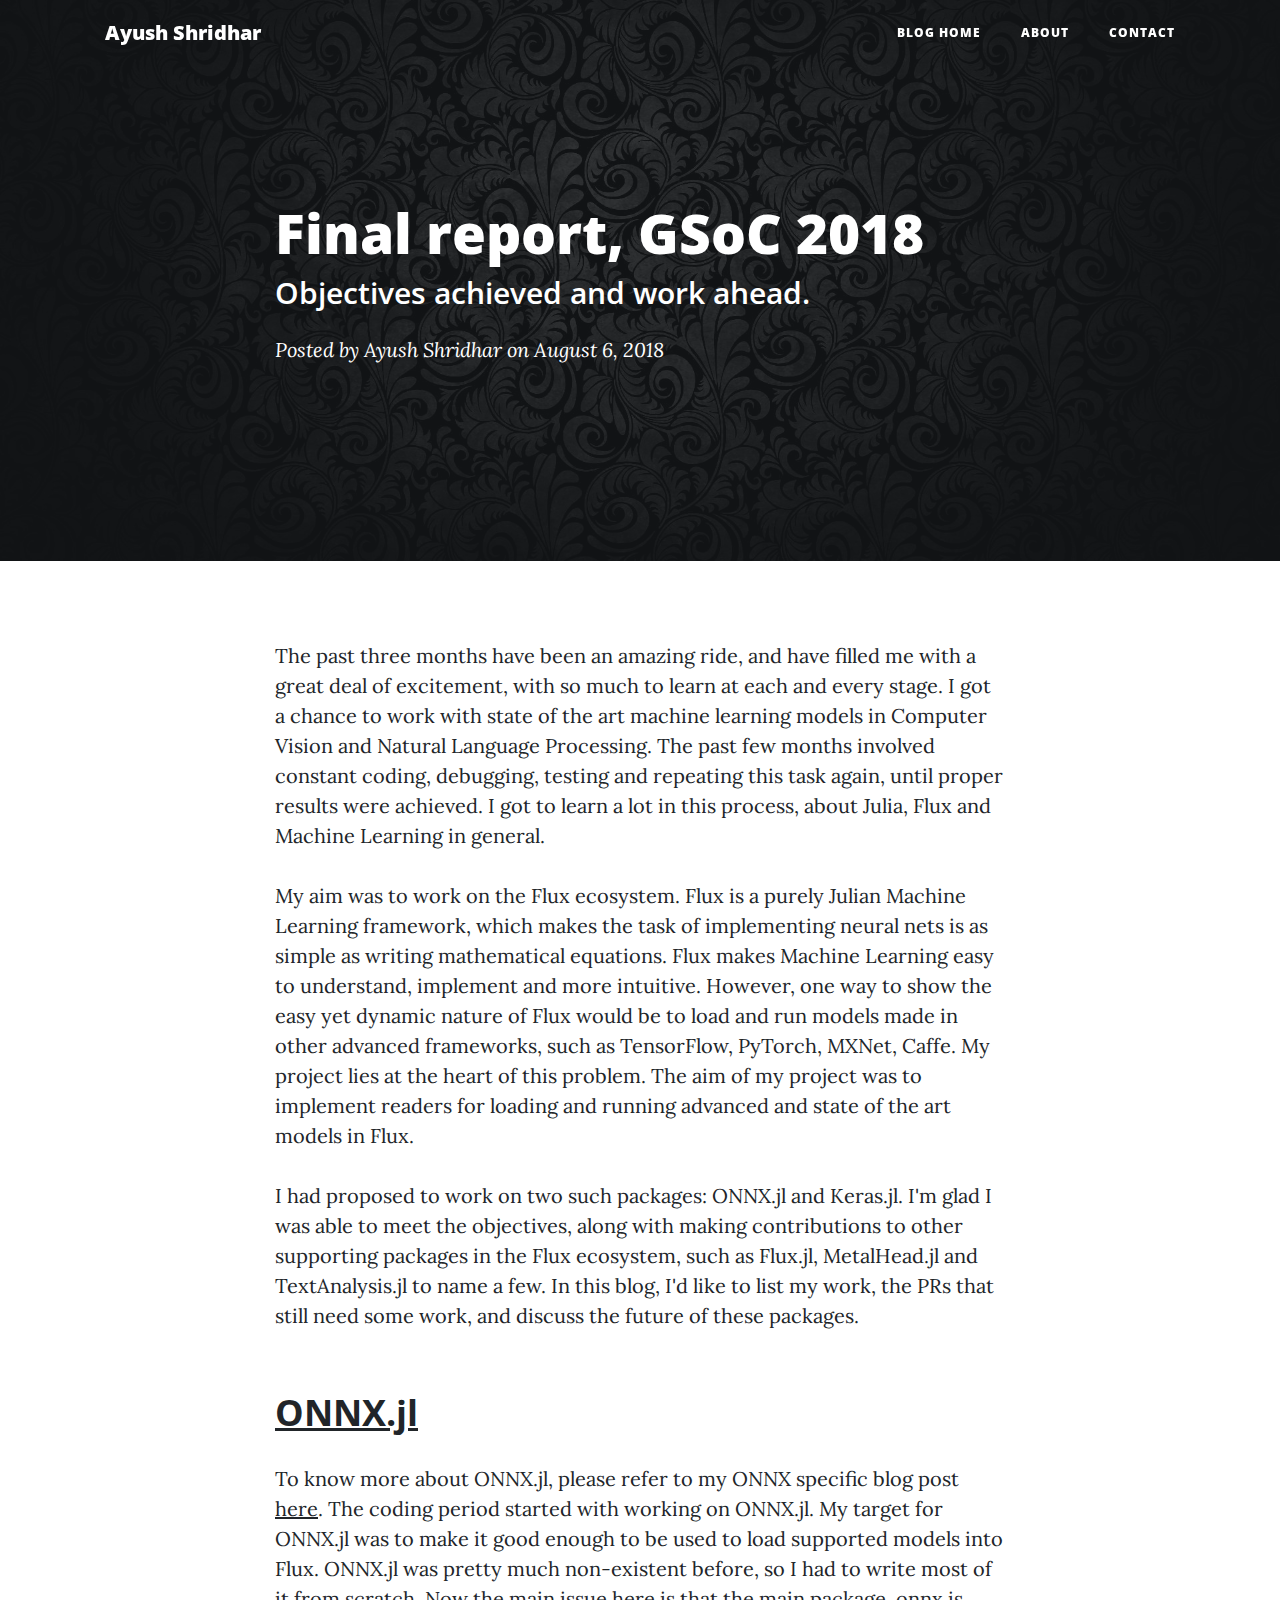
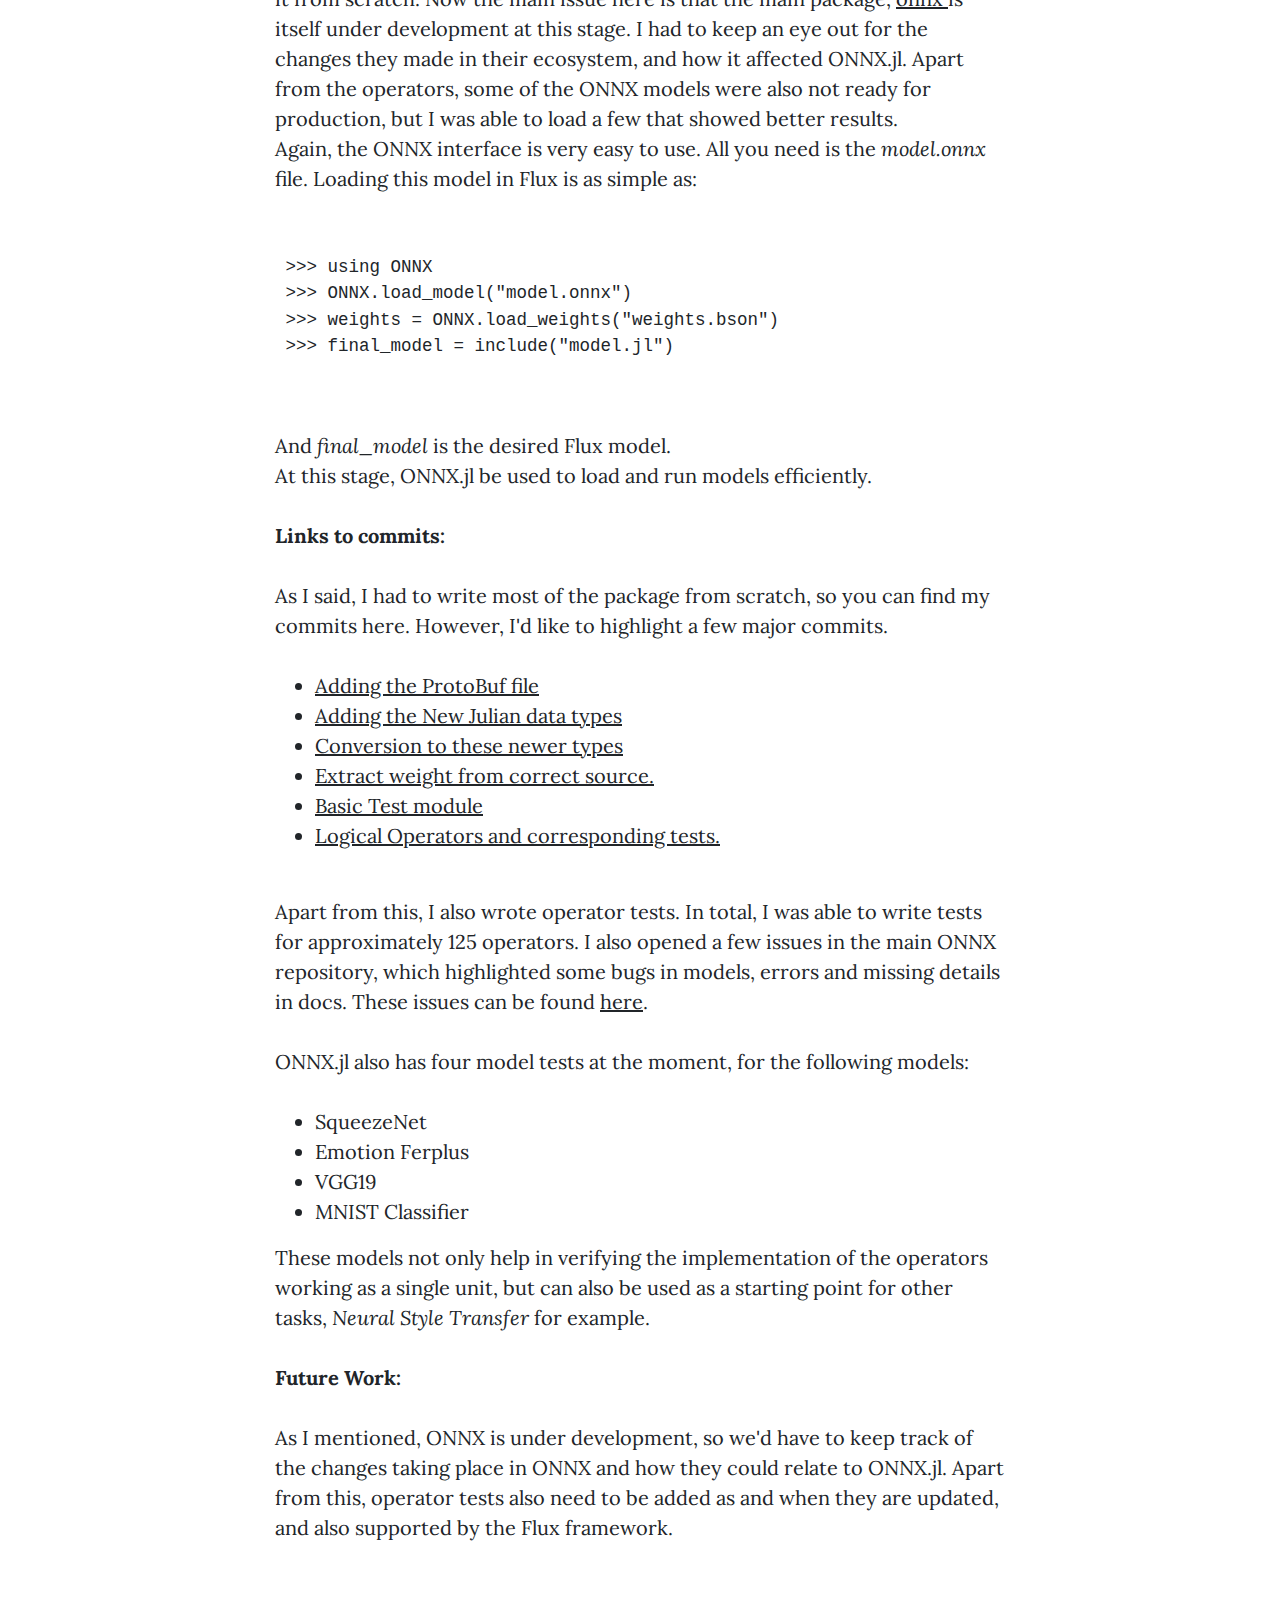
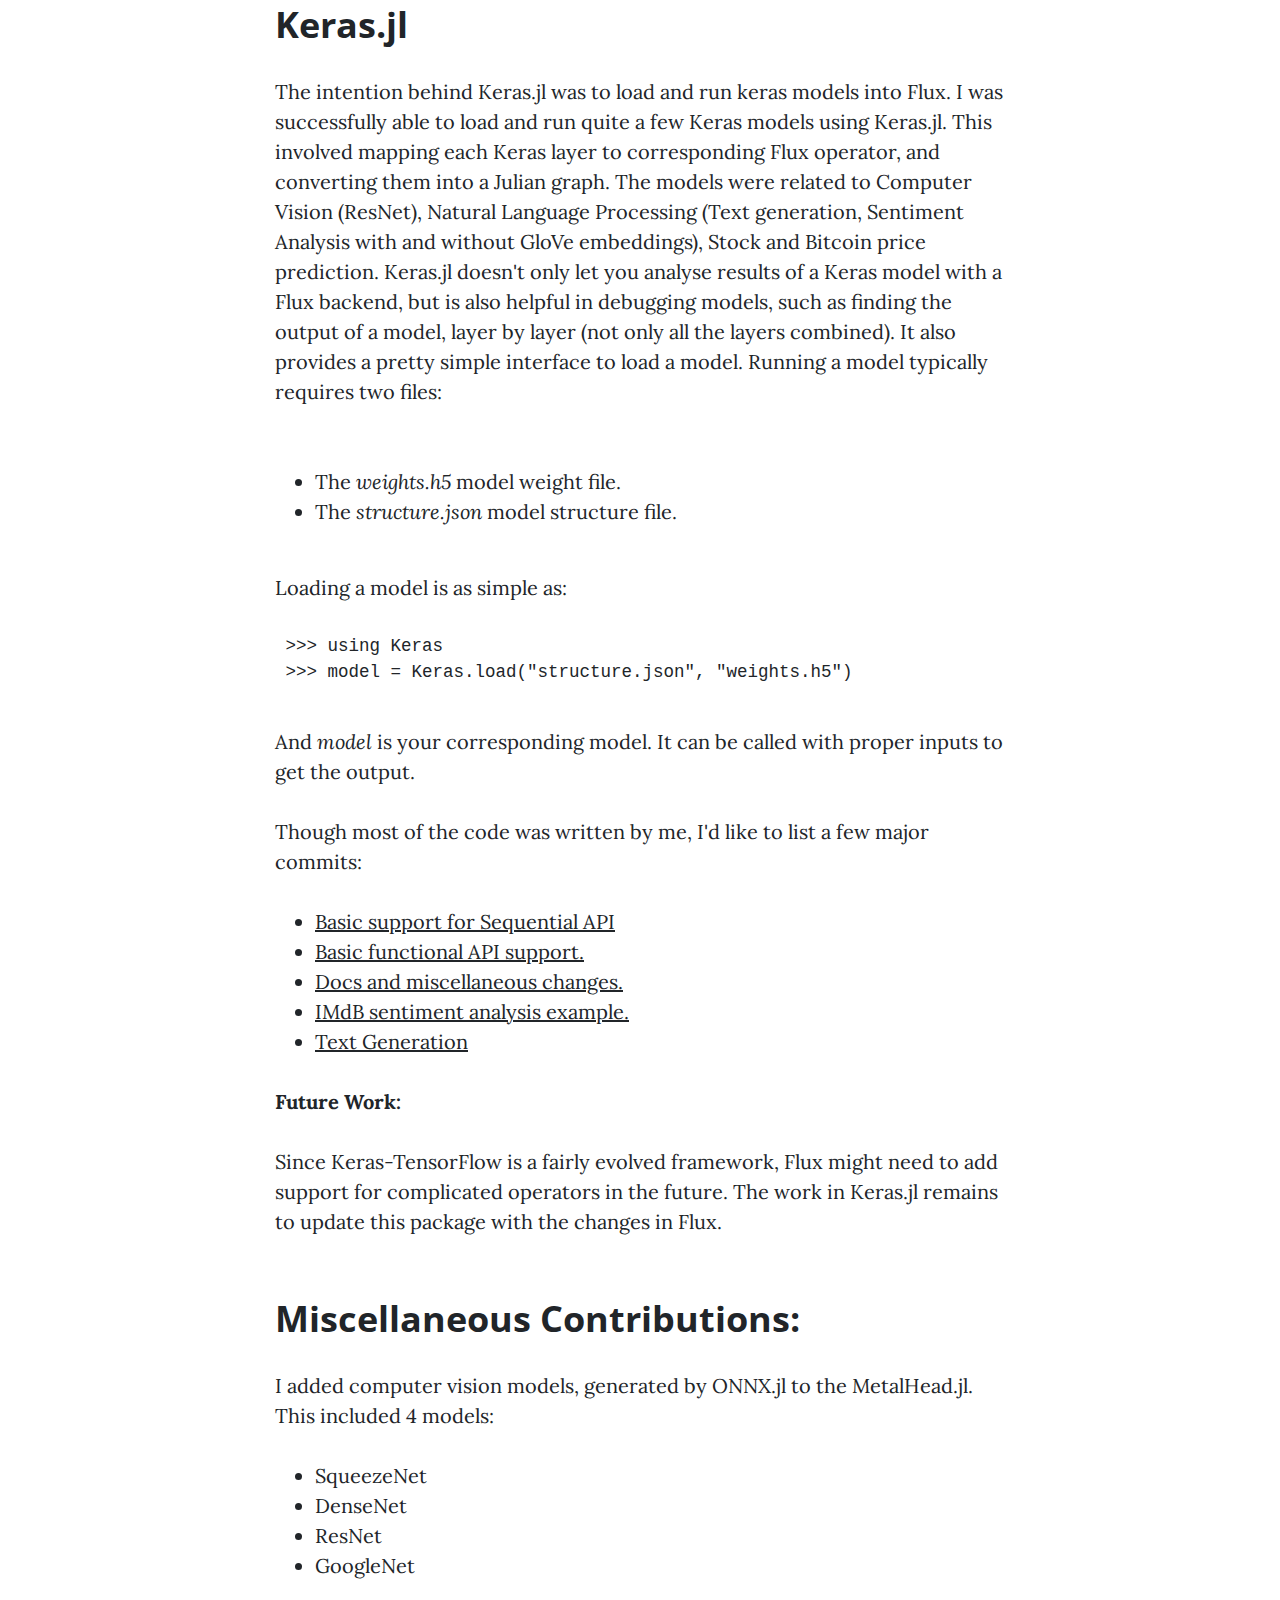
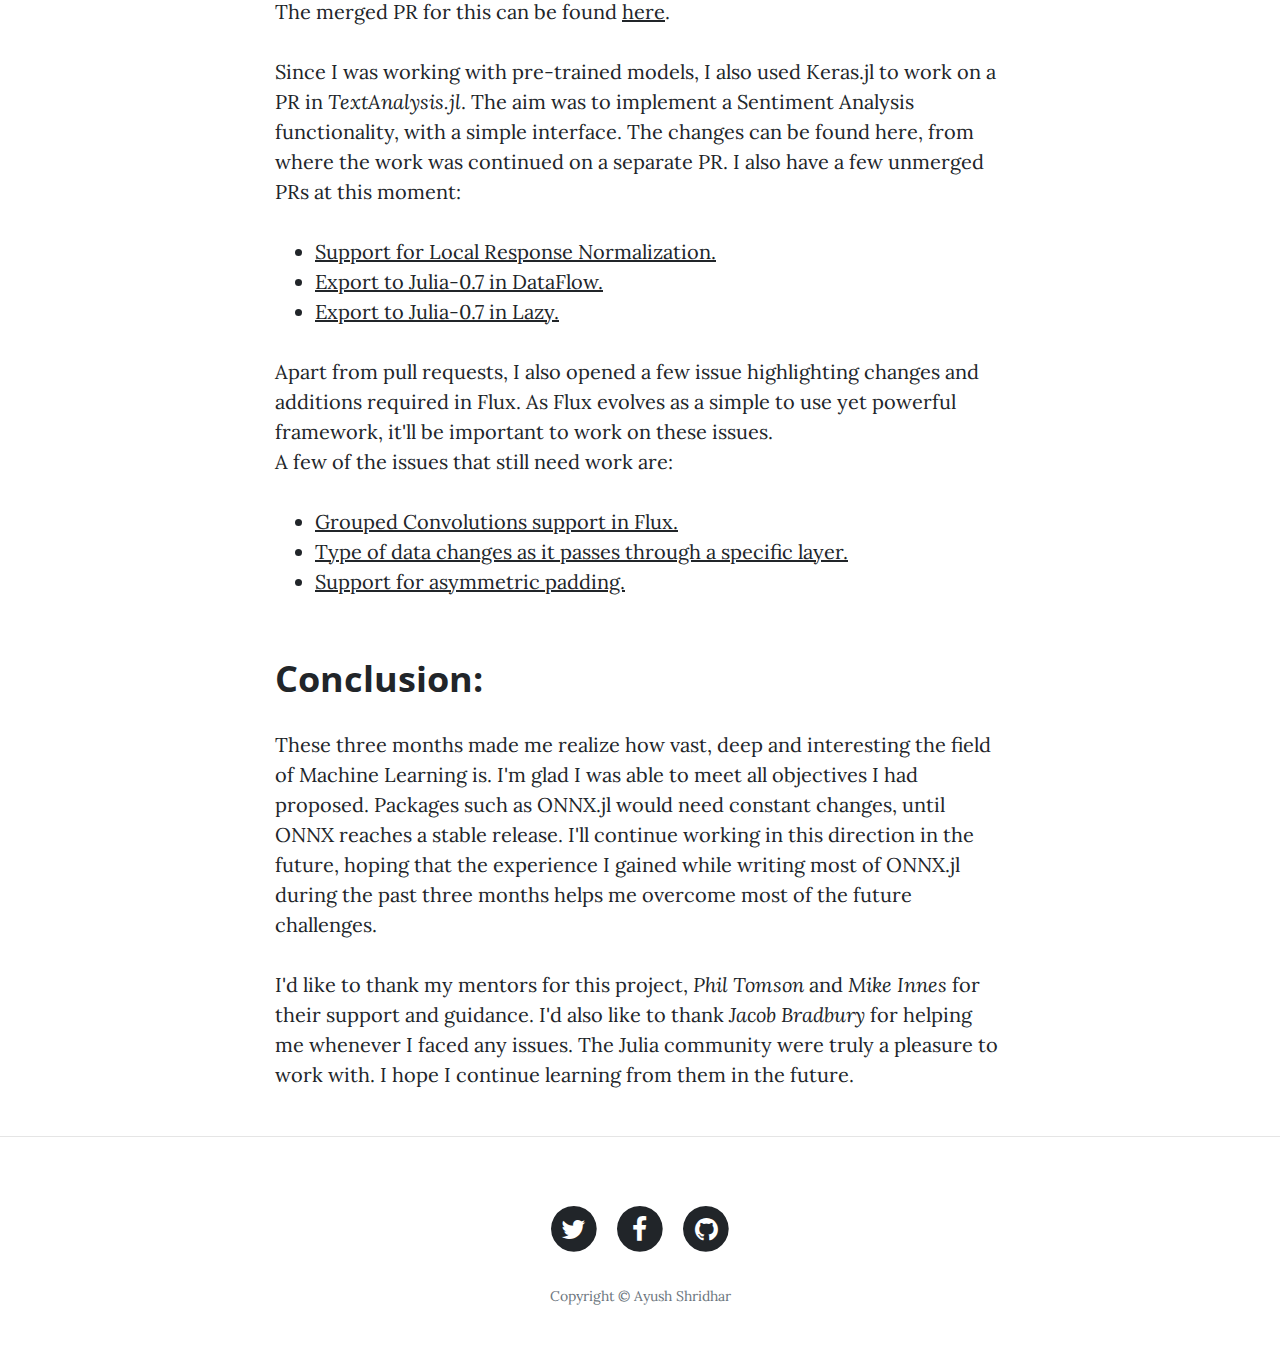
<file: blog/blog6.html>
<!DOCTYPE html>
<html lang="en">

<head>

    <meta charset="utf-8">
    <meta name="viewport" content="width=device-width, initial-scale=1, shrink-to-fit=no">
    <meta name="description" content="">
    <meta name="author" content="">

    <title>Final Report, GSoC 2018</title>

    <!-- Bootstrap core CSS -->
    <link href="vendor/bootstrap/css/bootstrap.min.css" rel="stylesheet">

    <!-- Custom fonts for this template -->
    <link href="vendor/font-awesome/css/font-awesome.min.css" rel="stylesheet" type="text/css">
    <link href='https://fonts.googleapis.com/css?family=Lora:400,700,400italic,700italic' rel='stylesheet' type='text/css'>
    <link href='https://fonts.googleapis.com/css?family=Open+Sans:300italic,400italic,600italic,700italic,800italic,400,300,600,700,800'
        rel='stylesheet' type='text/css'>

    <!-- Custom styles for this template -->
    <link href="css/clean-blog.min.css" rel="stylesheet">

</head>

<body>

    <!-- Navigation -->
    <nav class="navbar navbar-expand-lg navbar-light fixed-top" id="mainNav">
        <div class="container">
            <a class="navbar-brand" href="../index.html">Ayush Shridhar</a>
            <button class="navbar-toggler navbar-toggler-right" type="button" data-toggle="collapse" data-target="#navbarResponsive"
                aria-controls="navbarResponsive" aria-expanded="false" aria-label="Toggle navigation">
                Menu
                <i class="fa fa-bars"></i>
            </button>
            <div class="collapse navbar-collapse" id="navbarResponsive">
                <ul class="navbar-nav ml-auto">
                    <li class="nav-item">
                        <a class="nav-link" href="index.html">Blog Home</a>
                    </li>
                    <li class="nav-item">
                        <a class="nav-link" href="about.html">About</a>
                    </li>
                    <li class="nav-item">
                        <a class="nav-link" href="../index.html#contact">Contact</a>
                    </li>
                </ul>
            </div>
        </div>
    </nav>

    <!-- Page Header -->
    <header class="masthead" style="background-image: url('blog6.jpg')">
        <div class="overlay"></div>
        <div class="container">
            <div class="row">
                <div class="col-lg-8 col-md-10 mx-auto">
                    <div class="post-heading">
                        <h1>Final report, GSoC 2018</h1>
                        <h2 class="subheading">Objectives achieved and work ahead.</h2>
                        <span class="meta">Posted by
                            <a href="https://github.com/ayush1999">Ayush Shridhar</a>
                            on August 6, 2018</span>
                    </div>
                </div>
            </div>
        </div>
    </header>

    <!-- Post Content -->
    <article>
        <div class="container">
            <div class="row">
                <div class="col-lg-8 col-md-10 mx-auto">
                    <p>
                        The past three months have been an amazing ride, and have filled me with a great deal of excitement, with so much
                        to learn at each and every stage. I got a chance to work with state of the art machine learning models in Computer Vision
                        and Natural Language Processing. The past few months 
                        involved constant coding, debugging, testing and repeating this task again, until proper results were achieved. 
                        I got to learn a lot in this process, about Julia, Flux and Machine 
                        Learning in general. <br><br>
                        My aim was to work on the Flux ecosystem. Flux is a purely Julian Machine Learning framework, which makes the task of 
                        implementing
                        neural nets is as simple as writing mathematical equations. Flux makes Machine Learning easy to understand, 
                        implement and more intuitive. However, one way to show the easy yet dynamic nature of Flux would be to load and 
                        run models made in other advanced frameworks, such as TensorFlow, PyTorch, MXNet, Caffe. My project lies at the heart
                        of this problem. The aim of my project was to implement readers for loading and running advanced and state of the art models
                        in Flux.<br><br>
                        
                        I had proposed to work on two such packages: ONNX.jl and Keras.jl. I'm glad I was able 
                        to meet the objectives, along with making contributions to other supporting packages in the Flux ecosystem, 
                        such as Flux.jl, MetalHead.jl and TextAnalysis.jl to name a few. In this blog, I'd like to list my work, the PRs that still
                        need some work, and discuss the future of these packages.
                    </p>

                    <h2 class="section-heading"><a href="https://github.com/FluxML/ONNX.jl"><u>ONNX.jl</u></a></h2>
                    <p>
 To know more about ONNX.jl, please refer to my ONNX specific blog post <a href="https://medium.com/@ayush1999/onnx-jl-the-past-present-and-future-d3b497a0cd4c">
 here</a>. The coding period started with working on ONNX.jl. My target for ONNX.jl was to make
                        it good enough to be used to load supported models into Flux. ONNX.jl was pretty much non-existent before, so
                        I had to write most of it from scratch. Now the main issue here is that the main package, <a href="https://onnx.ai">onnx
                        </a> is itself under development
                        at this stage. I had to keep an eye out for the changes they made in their ecosystem, and how it affected ONNX.jl.
                        Apart from the operators, some of the ONNX models were also not ready for production, but I was able to load a few that
                        showed better results. <br> Again, the ONNX interface is very easy to use. All you need is the <i>model.onnx</i> file.
                        Loading this model in Flux is as simple as:<br><br>
                        <pre>
 >>> using ONNX
 >>> ONNX.load_model("model.onnx")
 >>> weights = ONNX.load_weights("weights.bson")
 >>> final_model = include("model.jl")
                        </pre>
                        <br>
                        And <i>final_model</i> is the desired Flux model.<br> 
                        At this stage, ONNX.jl be used to load and run models efficiently.<br><br>
                        <b>Links to commits:</b><br><br>
                        As I said, I had to write most of the package from scratch, so you can find my commits <a href="https://github.com/FluxML/ONNX.jl/commits/master">here</a>.
                        However, I'd like 
                        to highlight a few major commits. <br><br>
                        <ul>
                            <li><u a href="https://github.com/FluxML/ONNX.jl/commit/f5cb01d3d86e6483bfad56ee383b6e5da8ae0e3e">Adding the ProtoBuf file</a></li>
                        
                            <li><a href="https://github.com/FluxML/ONNX.jl/commit/a235bba05aa0568e1a4992df80353373950b4edd">Adding the New Julian data types</a></li>
                            <li><a href="https://github.com/FluxML/ONNX.jl/commit/213005cb4efc9107dc09e47bc3395f18a4de0f2f">Conversion to these newer types</a></li>
                            <li><a href="https://github.com/FluxML/ONNX.jl/commit/28a1811e5e0da901ce31e6a04d7d0b1e33342ddb">Extract weight from correct source.</a></li>
                            <li><a href="https://github.com/FluxML/ONNX.jl/commit/65df677d24de5a317366a7f389d1073f87265ba7">Basic Test module</a></li>
                            <li><a href="https://github.com/FluxML/ONNX.jl/commit/e2652127dfff402c7485fdff60d2bfb7152362f1">Logical Operators and corresponding tests.</a></li>
                            </u>
                        </ul>

                        <br>
                        Apart from this, I also wrote operator tests. In total, I was able to write tests for approximately 125 operators.
                        I also opened a few issues in the main ONNX repository, which highlighted some bugs in models, errors and missing details 
                        in docs. These issues can be found <u a href="https://github.com/onnx/onnx/issues/created_by/ayush1999">here</u></a>.
                        <br><br>
                        ONNX.jl also has four model tests at the moment, for the following models:<br><br> 
                        <ul>
                            <li>SqueezeNet</li>
                            <li>Emotion Ferplus</li>
                            <li>VGG19</li>
                            <li>MNIST Classifier</li>
                        </ul>
                        These models not only help in verifying the implementation of the operators working as a single unit, but can also
                        be used as a starting point for other tasks, <i>Neural Style Transfer</i> for example.
                        <br><br>
                        <b>Future Work:</b><br><br>
                        As I mentioned, ONNX is under development, so we'd have to keep track of the changes taking place in ONNX and how they
                        could relate to ONNX.jl. Apart from this, operator tests also need to be added as and when they are updated, and also
                        supported by the Flux framework. 
                    </p>

                    <h2 class="section-heading">
                        <a href="https://github.com/ayush1999/Keras.jl">Keras.jl</a>
                    </h2>

                    <p>
                        The intention behind Keras.jl was to load and run keras models into Flux.
                        I was successfully able to load and run quite a few Keras models using Keras.jl. This involved mapping each Keras layer to 
                        corresponding Flux operator, and converting them into a Julian graph. The models were related to 
                        Computer Vision (ResNet), Natural Language Processing (Text generation, Sentiment Analysis with and without
                        GloVe embeddings), Stock and Bitcoin price prediction. Keras.jl doesn't only let you analyse results of a Keras model with a 
                        Flux backend, but is also helpful in debugging models, such as finding the output of a model, layer by layer (not only all
                        the layers combined). It also provides a pretty simple interface to load a model. Running a model typically requires two files:
                        <br><br>
                        <ul>
                            <li>The <i>weights.h5</i> model weight file.</li>
                            <li>The <i>structure.json</i> model structure file.</li>
                        </ul>
                        <br>
                        Loading a model is as simple as:<br><br>
                        <pre>
 >>> using Keras
 >>> model = Keras.load("structure.json", "weights.h5")
                        </pre>
                        And <i>model</i> is your corresponding model. It can be called with proper inputs to get the output.

                    </p>

                    <p>
                        Though most of the code was written by me, I'd like to list a few major commits:<br>
                        <ul><u>
                            <li><a href="https://github.com/ayush1999/Keras.jl/commit/5daa900ffd2e19098a837b485423b73f3615d7b0">Basic support for 
                            Sequential API</a></li>
                            <li><a href="https://github.com/ayush1999/Keras.jl/commit/867775a806d3b442b1f922a9080ed2018ef5d781">Basic functional API support.</a></li>
                            <li><a href="https://github.com/ayush1999/Keras.jl/commit/ed947c194b4c05097e590b6c2469178753720d5b">Docs and miscellaneous changes.</a></li>
                            <li><a href="https://github.com/ayush1999/Keras.jl/commit/c682b35419fb2bb67c7bf638430282cfc36213eb">IMdB sentiment analysis example.</a></li>
                            <li><a href="https://github.com/ayush1999/Keras.jl/commit/6586860a473ffb0eadae8ec4fbb98cfabc4e2728">Text Generation</a></li>
                        </ul> </u>
                    </p>
                    <b>Future Work:</b><br><br>
                    Since Keras-TensorFlow is a fairly evolved framework, Flux might need to add support for complicated operators in 
                    the future. The work in Keras.jl remains to update this package with the changes in Flux.

                    <h2 class="section-heading">Miscellaneous Contributions:</h2>
                    <p>
                    I added computer vision models, generated by ONNX.jl to the MetalHead.jl. This included 4 models:
                    <ul>
                        <li>SqueezeNet</li>
                        <li>DenseNet</li>
                        <li>ResNet</li>
                        <li>GoogleNet</li>
                    </ul>
                    
                    The merged PR for this can be found <u a href="https://github.com/FluxML/Metalhead.jl/pull/6">here</u></a>.<br>
                    <br>
                    Since I was working with pre-trained models, I also used Keras.jl to work on a PR in <i>TextAnalysis.jl</i>. The 
                    aim was to implement a Sentiment Analysis functionality, with a simple interface. The changes can be found 
                    <a href="https://github.com/JuliaText/TextAnalysis.jl/pull/77">here</a>, from where the work was continued on a separate PR.
                    
                    I also have a few unmerged PRs at this moment:<br><br>
                    <ul><u>
                        <li>
                            <a href="https://github.com/FluxML/Flux.jl/pull/312">Support for Local Response Normalization.</a>
                        </li>
                        <li>
                            <a href="https://github.com/MikeInnes/DataFlow.jl/pull/15">Export to Julia-0.7 in DataFlow.</a>
                        </li>
                        <li>
                            <a href="https://github.com/MikeInnes/Lazy.jl/pull/87">Export to Julia-0.7 in Lazy.</a>
                        </li>
                        </u>
                    </ul>
                    </p>
                    <p>
                        Apart from pull requests, I also opened a few issue highlighting changes and additions required in Flux. As Flux 
                        evolves as a simple to use yet powerful framework, it'll be important to work on these issues.<br>
                        A few of the issues that still need work are:
                        <ul><u>
                            <li>
                                <a href="https://github.com/FluxML/Flux.jl/issues/330">Grouped Convolutions support in Flux.</a>
                            </li><li>
                                <a href="https://github.com/FluxML/Flux.jl/issues/260">Type of data changes as it passes through a specific layer.</a>
                            </li>
                            <li>
                                <a href="https://github.com/FluxML/Flux.jl/issues/258">Support for asymmetric padding.</a>
                            </li>
                        </ul>
                    </u>
                    </p>
                    <h2 class="section-heading">Conclusion:</h2>
                    <p>
                        These three months made me realize how vast, deep and interesting the field of Machine Learning is. I'm glad
                        I was able to meet all objectives I had proposed. Packages such as ONNX.jl would need constant changes, until ONNX 
                        reaches a stable release. I'll continue working in this direction in the future, hoping that the experience I gained 
                        while writing most of ONNX.jl during the past three months helps me overcome most of the future challenges. 
                        <br><br>
                         I'd like to thank my mentors for this project,
                        <i>Phil Tomson</i> and
                        <i>Mike Innes</i> for their support and guidance. I'd also like to thank
                        <i>Jacob Bradbury</i> for helping me whenever I faced any issues. The Julia community were truly a pleasure to work with. I hope
                        I continue learning from them in the future. 
                         
                    </p>
                    
                    <!--
            <a href="#">
              <img class="img-fluid" src="img/post-sample-image.jpg" alt="">
            </a>
            <span class="caption text-muted">To go places and do things that have never been done before – that’s what living is all about.</span>

            <p>Space, the final frontier. These are the voyages of the Starship Enterprise. Its five-year mission: to explore strange new worlds, to seek out new life and new civilizations, to boldly go where no man has gone before.</p>

            <p>As I stand out here in the wonders of the unknown at Hadley, I sort of realize there’s a fundamental truth to our nature, Man must explore, and this is exploration at its greatest.</p>

            <p>Placeholder text by
              <a href="http://spaceipsum.com/">Space Ipsum</a>. Photographs by
              <a href="https://www.flickr.com/photos/nasacommons/">NASA on The Commons</a>.</p>
           -->
                </div>
            </div>
        </div>
    </article>

    <hr>

    <!-- Footer -->
    <footer>
        <div class="container">
            <div class="row">
                <div class="col-lg-8 col-md-10 mx-auto">
                    <ul class="list-inline text-center">
                        <li class="list-inline-item">
                            <a href="https://twitter.com/ayuSHridhar">
                                <span class="fa-stack fa-lg">
                                    <i class="fa fa-circle fa-stack-2x"></i>
                                    <i class="fa fa-twitter fa-stack-1x fa-inverse"></i>
                                </span>
                            </a>
                        </li>
                        <li class="list-inline-item">
                            <a href="https://www.linkedin.com/in/ayush-shridhar-23480b130/">
                                <span class="fa-stack fa-lg">
                                    <i class="fa fa-circle fa-stack-2x"></i>
                                    <i class="fa fa-facebook fa-stack-1x fa-inverse"></i>
                                </span>
                            </a>
                        </li>
                        <li class="list-inline-item">
                            <a href="https://github.com/ayush1999">
                                <span class="fa-stack fa-lg">
                                    <i class="fa fa-circle fa-stack-2x"></i>
                                    <i class="fa fa-github fa-stack-1x fa-inverse"></i>
                                </span>
                            </a>
                        </li>
                    </ul>
                    <p class="copyright text-muted">Copyright &copy; Ayush Shridhar</p>
                </div>
            </div>
        </div>
    </footer>

    <!-- Bootstrap core JavaScript -->
    <script src="vendor/jquery/jquery.min.js"></script>
    <script src="vendor/bootstrap/js/bootstrap.bundle.min.js"></script>

    <!-- Custom scripts for this template -->
    <script src="js/clean-blog.min.js"></script>

</body>

</html>
</file>
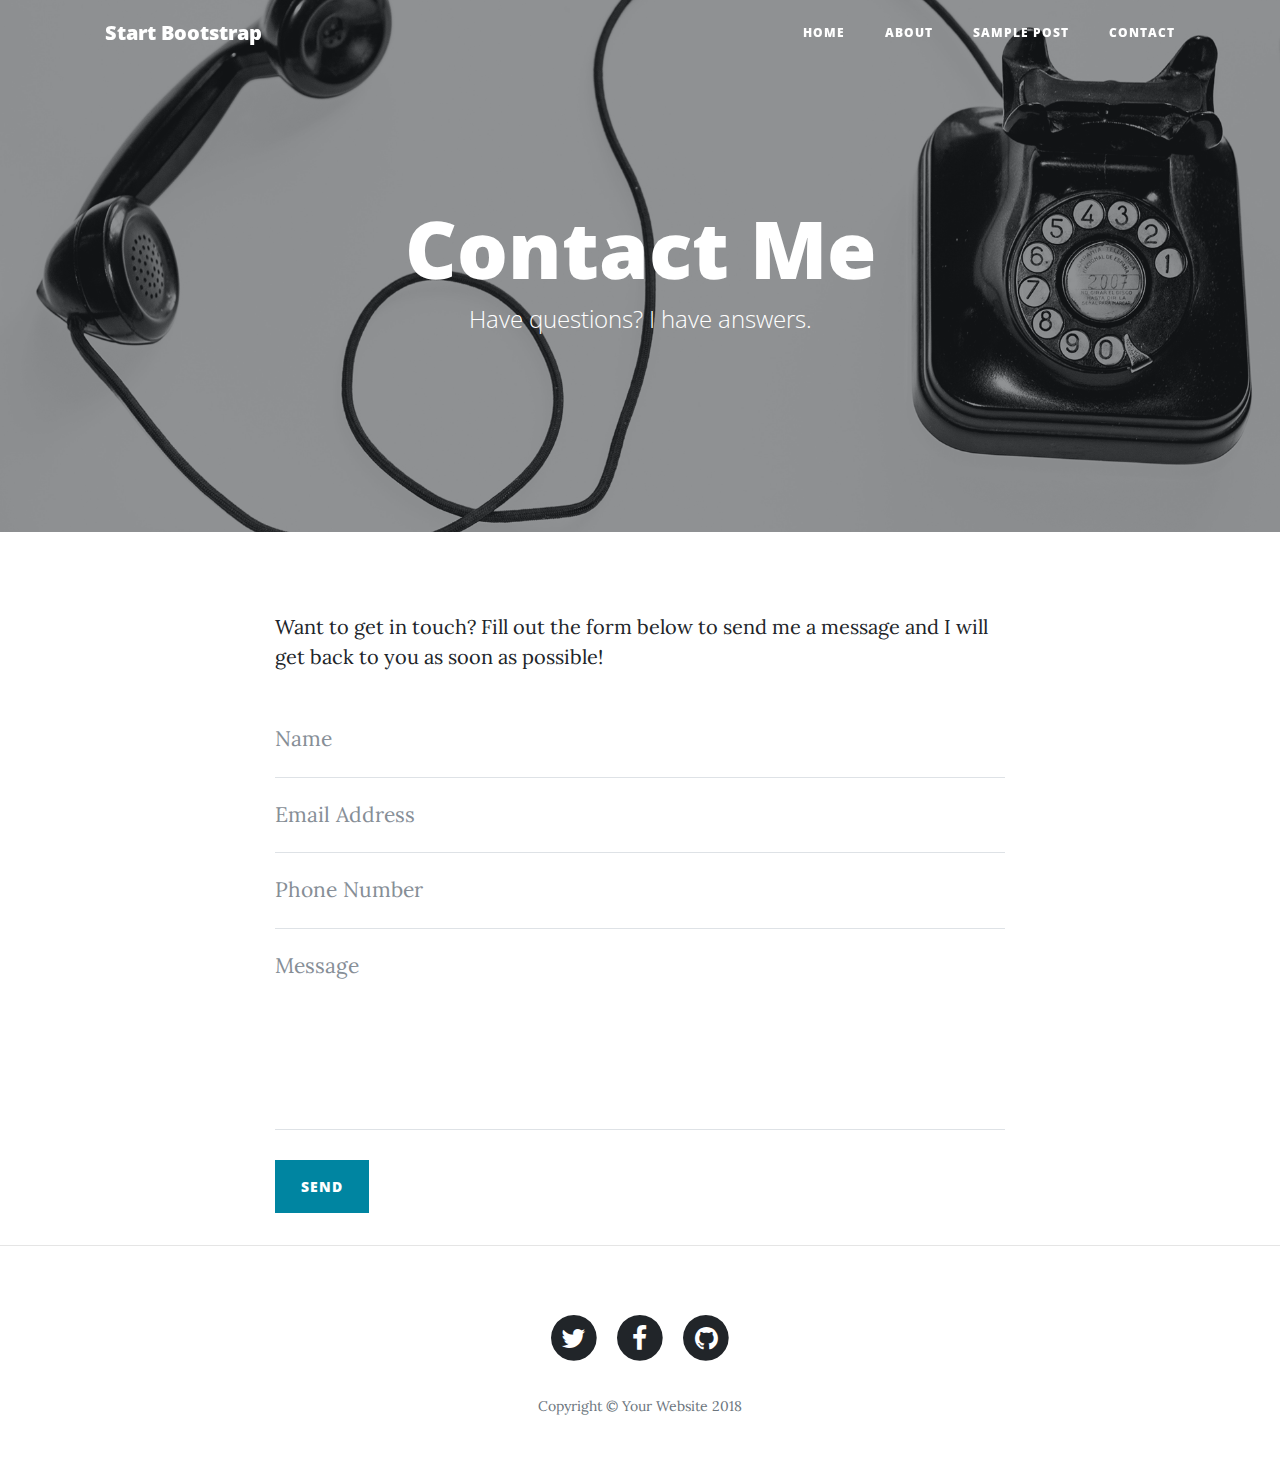
<file: blog/contact.html>
<!DOCTYPE html>
<html lang="en">

  <head>

    <meta charset="utf-8">
    <meta name="viewport" content="width=device-width, initial-scale=1, shrink-to-fit=no">
    <meta name="description" content="">
    <meta name="author" content="">

    <title>Clean Blog - Start Bootstrap Theme</title>

    <!-- Bootstrap core CSS -->
    <link href="vendor/bootstrap/css/bootstrap.min.css" rel="stylesheet">

    <!-- Custom fonts for this template -->
    <link href="vendor/font-awesome/css/font-awesome.min.css" rel="stylesheet" type="text/css">
    <link href='https://fonts.googleapis.com/css?family=Lora:400,700,400italic,700italic' rel='stylesheet' type='text/css'>
    <link href='https://fonts.googleapis.com/css?family=Open+Sans:300italic,400italic,600italic,700italic,800italic,400,300,600,700,800' rel='stylesheet' type='text/css'>

    <!-- Custom styles for this template -->
    <link href="css/clean-blog.min.css" rel="stylesheet">

  </head>

  <body>

    <!-- Navigation -->
    <nav class="navbar navbar-expand-lg navbar-light fixed-top" id="mainNav">
      <div class="container">
        <a class="navbar-brand" href="index.html">Start Bootstrap</a>
        <button class="navbar-toggler navbar-toggler-right" type="button" data-toggle="collapse" data-target="#navbarResponsive" aria-controls="navbarResponsive" aria-expanded="false" aria-label="Toggle navigation">
          Menu
          <i class="fa fa-bars"></i>
        </button>
        <div class="collapse navbar-collapse" id="navbarResponsive">
          <ul class="navbar-nav ml-auto">
            <li class="nav-item">
              <a class="nav-link" href="index.html">Home</a>
            </li>
            <li class="nav-item">
              <a class="nav-link" href="about.html">About</a>
            </li>
            <li class="nav-item">
              <a class="nav-link" href="post.html">Sample Post</a>
            </li>
            <li class="nav-item">
              <a class="nav-link" href="contact.html">Contact</a>
            </li>
          </ul>
        </div>
      </div>
    </nav>

    <!-- Page Header -->
    <header class="masthead" style="background-image: url('img/contact-bg.jpg')">
      <div class="overlay"></div>
      <div class="container">
        <div class="row">
          <div class="col-lg-8 col-md-10 mx-auto">
            <div class="page-heading">
              <h1>Contact Me</h1>
              <span class="subheading">Have questions? I have answers.</span>
            </div>
          </div>
        </div>
      </div>
    </header>

    <!-- Main Content -->
    <div class="container">
      <div class="row">
        <div class="col-lg-8 col-md-10 mx-auto">
          <p>Want to get in touch? Fill out the form below to send me a message and I will get back to you as soon as possible!</p>
          <!-- Contact Form - Enter your email address on line 19 of the mail/contact_me.php file to make this form work. -->
          <!-- WARNING: Some web hosts do not allow emails to be sent through forms to common mail hosts like Gmail or Yahoo. It's recommended that you use a private domain email address! -->
          <!-- To use the contact form, your site must be on a live web host with PHP! The form will not work locally! -->
          <form name="sentMessage" id="contactForm" novalidate>
            <div class="control-group">
              <div class="form-group floating-label-form-group controls">
                <label>Name</label>
                <input type="text" class="form-control" placeholder="Name" id="name" required data-validation-required-message="Please enter your name.">
                <p class="help-block text-danger"></p>
              </div>
            </div>
            <div class="control-group">
              <div class="form-group floating-label-form-group controls">
                <label>Email Address</label>
                <input type="email" class="form-control" placeholder="Email Address" id="email" required data-validation-required-message="Please enter your email address.">
                <p class="help-block text-danger"></p>
              </div>
            </div>
            <div class="control-group">
              <div class="form-group col-xs-12 floating-label-form-group controls">
                <label>Phone Number</label>
                <input type="tel" class="form-control" placeholder="Phone Number" id="phone" required data-validation-required-message="Please enter your phone number.">
                <p class="help-block text-danger"></p>
              </div>
            </div>
            <div class="control-group">
              <div class="form-group floating-label-form-group controls">
                <label>Message</label>
                <textarea rows="5" class="form-control" placeholder="Message" id="message" required data-validation-required-message="Please enter a message."></textarea>
                <p class="help-block text-danger"></p>
              </div>
            </div>
            <br>
            <div id="success"></div>
            <div class="form-group">
              <button type="submit" class="btn btn-primary" id="sendMessageButton">Send</button>
            </div>
          </form>
        </div>
      </div>
    </div>

    <hr>

    <!-- Footer -->
    <footer>
      <div class="container">
        <div class="row">
          <div class="col-lg-8 col-md-10 mx-auto">
            <ul class="list-inline text-center">
              <li class="list-inline-item">
                <a href="#">
                  <span class="fa-stack fa-lg">
                    <i class="fa fa-circle fa-stack-2x"></i>
                    <i class="fa fa-twitter fa-stack-1x fa-inverse"></i>
                  </span>
                </a>
              </li>
              <li class="list-inline-item">
                <a href="#">
                  <span class="fa-stack fa-lg">
                    <i class="fa fa-circle fa-stack-2x"></i>
                    <i class="fa fa-facebook fa-stack-1x fa-inverse"></i>
                  </span>
                </a>
              </li>
              <li class="list-inline-item">
                <a href="#">
                  <span class="fa-stack fa-lg">
                    <i class="fa fa-circle fa-stack-2x"></i>
                    <i class="fa fa-github fa-stack-1x fa-inverse"></i>
                  </span>
                </a>
              </li>
            </ul>
            <p class="copyright text-muted">Copyright &copy; Your Website 2018</p>
          </div>
        </div>
      </div>
    </footer>

    <!-- Bootstrap core JavaScript -->
    <script src="vendor/jquery/jquery.min.js"></script>
    <script src="vendor/bootstrap/js/bootstrap.bundle.min.js"></script>

    <!-- Contact Form JavaScript -->
    <script src="js/jqBootstrapValidation.js"></script>
    <script src="js/contact_me.js"></script>

    <!-- Custom scripts for this template -->
    <script src="js/clean-blog.min.js"></script>

  </body>

</html>
</file>
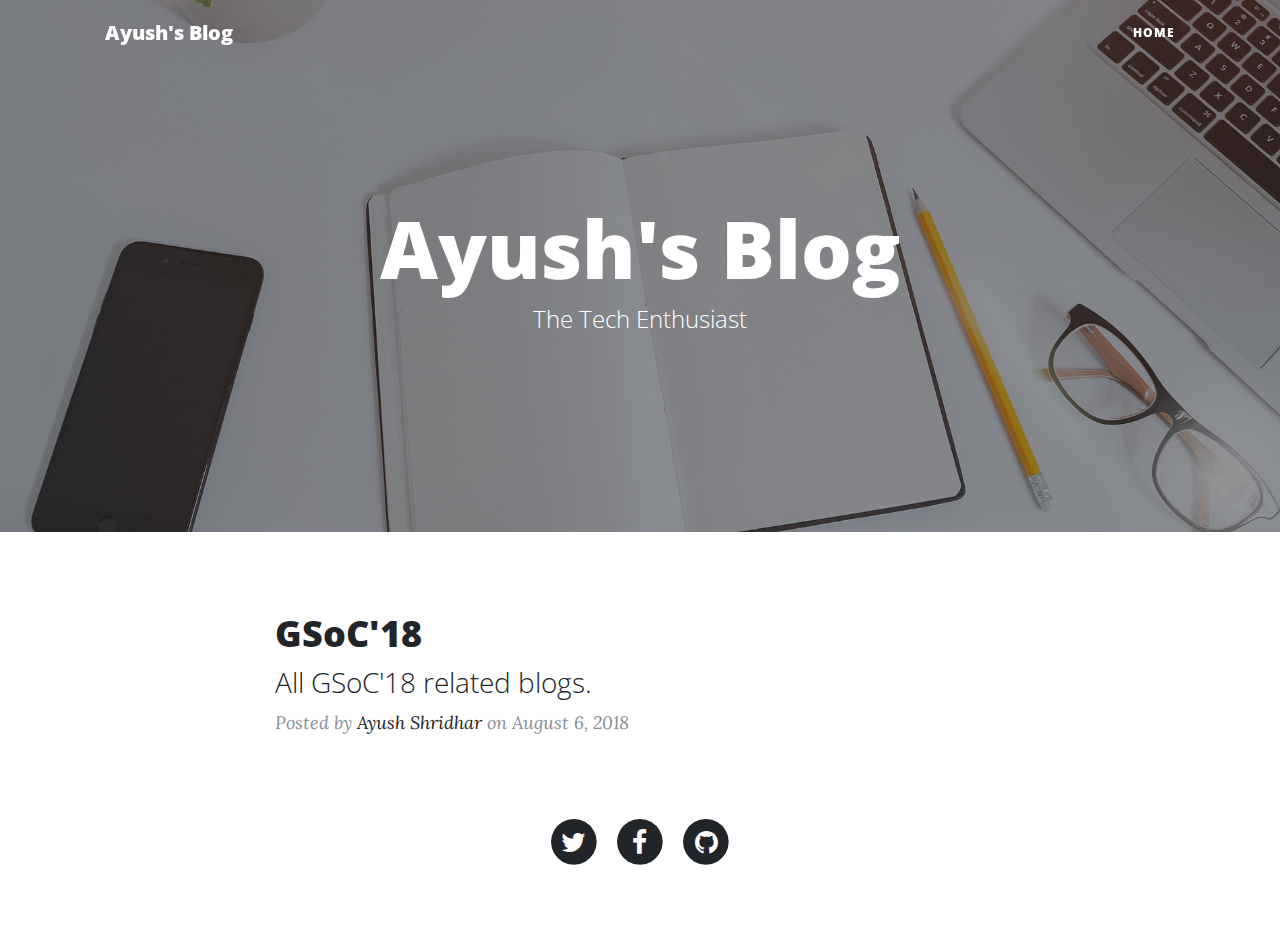
<file: blog/main.html>
<!DOCTYPE html>
<html lang="en">

<head>

    <meta charset="utf-8">
    <meta name="viewport" content="width=device-width, initial-scale=1, shrink-to-fit=no">
    <meta name="description" content="">
    <meta name="author" content="">

    <title>My Blog</title>

    <!-- Bootstrap core CSS -->
    <link href="vendor/bootstrap/css/bootstrap.min.css" rel="stylesheet">

    <!-- Custom fonts for this template -->
    <link href="vendor/font-awesome/css/font-awesome.min.css" rel="stylesheet" type="text/css">
    <link href='https://fonts.googleapis.com/css?family=Lora:400,700,400italic,700italic' rel='stylesheet' type='text/css'>
    <link href='https://fonts.googleapis.com/css?family=Open+Sans:300italic,400italic,600italic,700italic,800italic,400,300,600,700,800'
        rel='stylesheet' type='text/css'>

    <!-- Custom styles for this template -->
    <link href="css/clean-blog.min.css" rel="stylesheet">

</head>

<body>

    <!-- Navigation -->
    <nav class="navbar navbar-expand-lg navbar-light fixed-top" id="mainNav">
        <div class="container">
            <a class="navbar-brand" href="index.html">Ayush's Blog</a>
            <button class="navbar-toggler navbar-toggler-right" type="button" data-toggle="collapse" data-target="#navbarResponsive"
                aria-controls="navbarResponsive" aria-expanded="false" aria-label="Toggle navigation">
                Menu
                <i class="fa fa-bars"></i>
            </button>
            <div class="collapse navbar-collapse" id="navbarResponsive">
                <ul class="navbar-nav ml-auto">
                    <li class="nav-item">
                        <a class="nav-link" href="../index.html">Home</a>
                    </li>
                    <!--
            <li class="nav-item">
              <a class="nav-link" href="../index.html">About</a>
            </li>
            <li class="nav-item">
              <a class="nav-link" href="post.html">Sample Post</a>
            </li>
             
            <li class="nav-item">
              <a class="nav-link" href="contact.html">Contact</a>
            </li>
             -->
                </ul>
            </div>
        </div>
    </nav>

    <!-- Page Header -->
    <header class="masthead" style="background-image: url('img/home-bg.jpg')">
        <div class="overlay"></div>
        <div class="container">
            <div class="row">
                <div class="col-lg-8 col-md-10 mx-auto">
                    <div class="site-heading">
                        <h1>Ayush's Blog</h1>
                        <span class="subheading">The Tech Enthusiast</span>
                    </div>
                </div>
            </div>
        </div>
    </header>

    <div class="container">
        <div class="row">
            <div class="col-lg-8 col-md-10 mx-auto">
                <div class="post-preview">
                    <a href="index.html">
                        <h2 class="post-title">
                            GSoC'18
                        </h2>
                        <h3 class="post-subtitle">
                            All GSoC'18 related blogs. 
                        </h3>
                    </a>
                    <p class="post-meta">Posted by
                        <a href="https://github.com/ayush1999">Ayush Shridhar</a>
                        on August 6, 2018</p>
                </div>
                <!--
          <hr>
          <div class="post-preview">
            <a href="post.html">
              <h2 class="post-title">
                I believe every human has a finite number of heartbeats. I don't intend to waste any of mine.
              </h2>
            </a>
            <p class="post-meta">Posted by
              <a href="#">Start Bootstrap</a>
              on September 18, 2018</p>
          </div>
          <hr>
          <div class="post-preview">
            <a href="post.html">
              <h2 class="post-title">
                Science has not yet mastered prophecy
              </h2>
              <h3 class="post-subtitle">
                We predict too much for the next year and yet far too little for the next ten.
              </h3>
            </a>
            <p class="post-meta">Posted by
              <a href="#">Start Bootstrap</a>
              on August 24, 2018</p>
          </div>
          <hr>
          <div class="post-preview">
            <a href="post.html">
              <h2 class="post-title">
                Failure is not an option
              </h2>
              <h3 class="post-subtitle">
                Many say exploration is part of our destiny, but it’s actually our duty to future generations.
              </h3>
            </a>
            <p class="post-meta">Posted by
              <a href="#">Start Bootstrap</a>
              on July 8, 2018</p>
          </div>
          <hr>
          <div class="clearfix">
            <a class="btn btn-primary float-right" href="#">Older Posts &rarr;</a>
          </div>
        </div>
      </div>
    </div>

    <hr>
    <!-- Footer -->
                <footer>
                    <div class="container">
                        <div class="row">
                            <div class="col-lg-8 col-md-10 mx-auto">
                                <ul class="list-inline text-center">
                                    <li class="list-inline-item">
                                        <a href="https://twitter.com/ayuSHridhar">
                                            <span class="fa-stack fa-lg">
                                                <i class="fa fa-circle fa-stack-2x"></i>
                                                <i class="fa fa-twitter fa-stack-1x fa-inverse"></i>
                                            </span>
                                        </a>
                                    </li>
                                    <li class="list-inline-item">
                                        <a href="https://www.facebook.com/ayush.shridhar.is.batman">
                                            <span class="fa-stack fa-lg">
                                                <i class="fa fa-circle fa-stack-2x"></i>
                                                <i class="fa fa-facebook fa-stack-1x fa-inverse"></i>
                                            </span>
                                        </a>
                                    </li>
                                    <li class="list-inline-item">
                                        <a href="https://github.com/ayush1999">
                                            <span class="fa-stack fa-lg">
                                                <i class="fa fa-circle fa-stack-2x"></i>
                                                <i class="fa fa-github fa-stack-1x fa-inverse"></i>
                                            </span>
                                        </a>
                                    </li>
                                </ul>

                            </div>
                        </div>
                    </div>
                </footer>

                <!-- Bootstrap core JavaScript -->
                <script src="vendor/jquery/jquery.min.js"></script>
                <script src="vendor/bootstrap/js/bootstrap.bundle.min.js"></script>

                <!-- Custom scripts for this template -->
                <script src="js/clean-blog.min.js"></script>

</body>

</html>
</file>
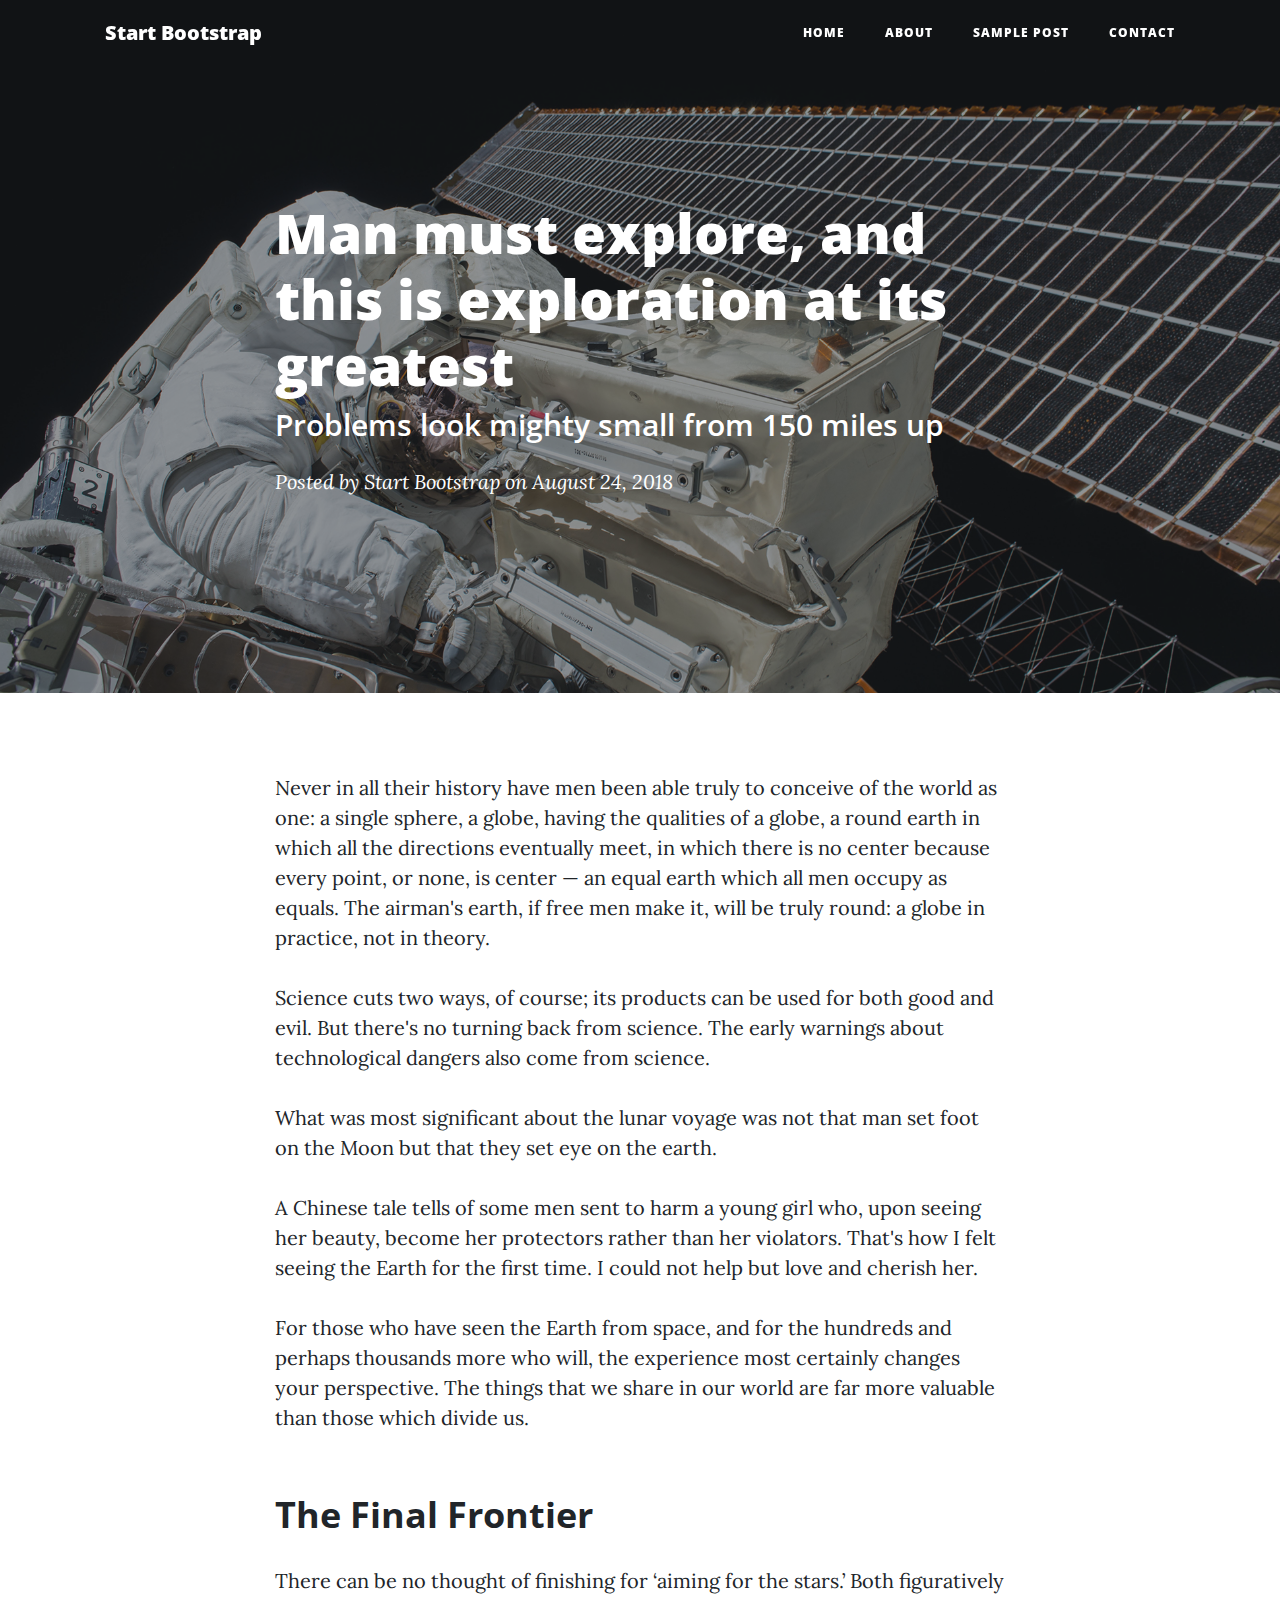
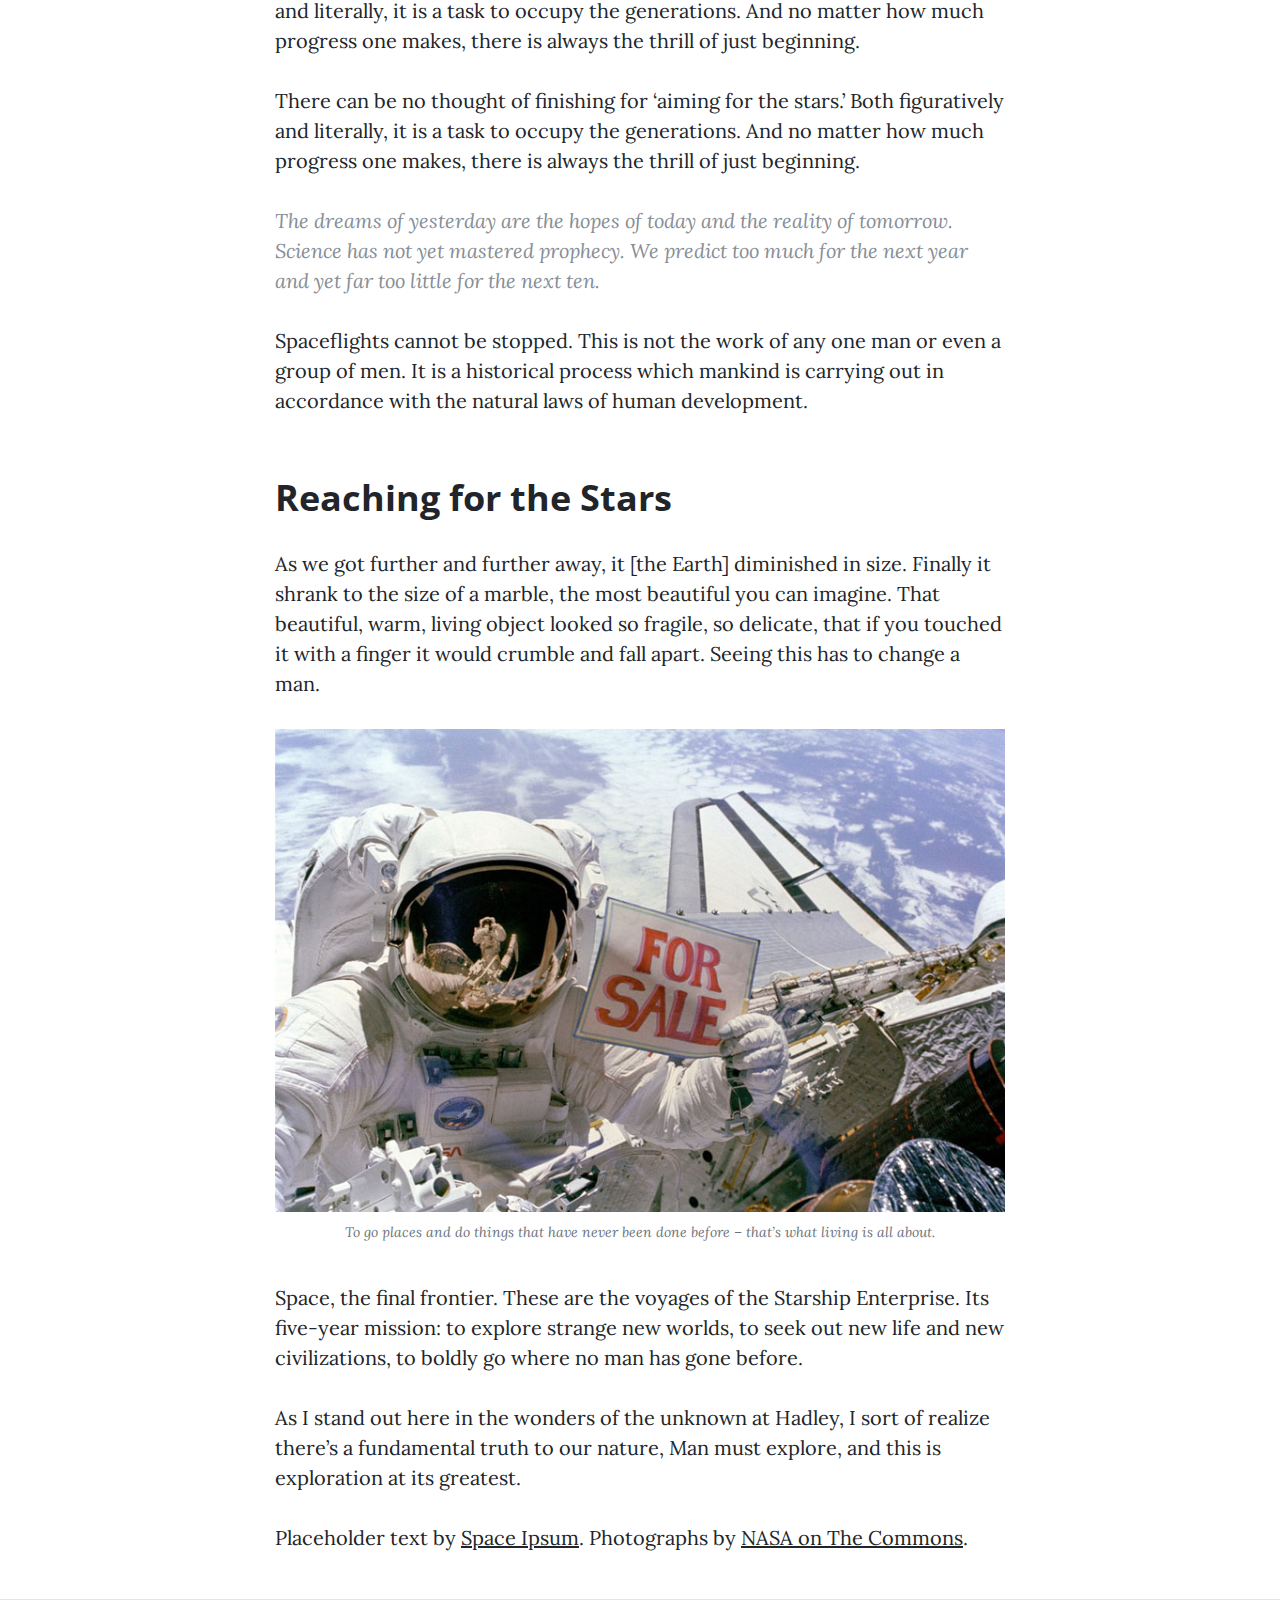
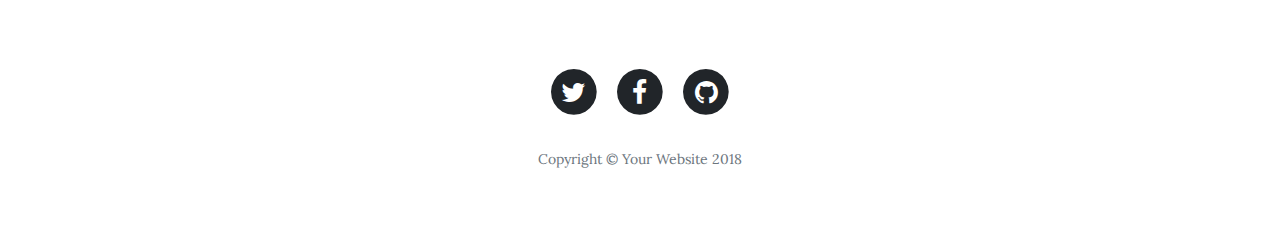
<file: blog/post.html>
<!DOCTYPE html>
<html lang="en">

  <head>

    <meta charset="utf-8">
    <meta name="viewport" content="width=device-width, initial-scale=1, shrink-to-fit=no">
    <meta name="description" content="">
    <meta name="author" content="">

    <title>Clean Blog - Start Bootstrap Theme</title>

    <!-- Bootstrap core CSS -->
    <link href="vendor/bootstrap/css/bootstrap.min.css" rel="stylesheet">

    <!-- Custom fonts for this template -->
    <link href="vendor/font-awesome/css/font-awesome.min.css" rel="stylesheet" type="text/css">
    <link href='https://fonts.googleapis.com/css?family=Lora:400,700,400italic,700italic' rel='stylesheet' type='text/css'>
    <link href='https://fonts.googleapis.com/css?family=Open+Sans:300italic,400italic,600italic,700italic,800italic,400,300,600,700,800' rel='stylesheet' type='text/css'>

    <!-- Custom styles for this template -->
    <link href="css/clean-blog.min.css" rel="stylesheet">

  </head>

  <body>

    <!-- Navigation -->
    <nav class="navbar navbar-expand-lg navbar-light fixed-top" id="mainNav">
      <div class="container">
        <a class="navbar-brand" href="index.html">Start Bootstrap</a>
        <button class="navbar-toggler navbar-toggler-right" type="button" data-toggle="collapse" data-target="#navbarResponsive" aria-controls="navbarResponsive" aria-expanded="false" aria-label="Toggle navigation">
          Menu
          <i class="fa fa-bars"></i>
        </button>
        <div class="collapse navbar-collapse" id="navbarResponsive">
          <ul class="navbar-nav ml-auto">
            <li class="nav-item">
              <a class="nav-link" href="index.html">Home</a>
            </li>
            <li class="nav-item">
              <a class="nav-link" href="about.html">About</a>
            </li>
            <li class="nav-item">
              <a class="nav-link" href="post.html">Sample Post</a>
            </li>
            <li class="nav-item">
              <a class="nav-link" href="contact.html">Contact</a>
            </li>
          </ul>
        </div>
      </div>
    </nav>

    <!-- Page Header -->
    <header class="masthead" style="background-image: url('img/post-bg.jpg')">
      <div class="overlay"></div>
      <div class="container">
        <div class="row">
          <div class="col-lg-8 col-md-10 mx-auto">
            <div class="post-heading">
              <h1>Man must explore, and this is exploration at its greatest</h1>
              <h2 class="subheading">Problems look mighty small from 150 miles up</h2>
              <span class="meta">Posted by
                <a href="#">Start Bootstrap</a>
                on August 24, 2018</span>
            </div>
          </div>
        </div>
      </div>
    </header>

    <!-- Post Content -->
    <article>
      <div class="container">
        <div class="row">
          <div class="col-lg-8 col-md-10 mx-auto">
            <p>Never in all their history have men been able truly to conceive of the world as one: a single sphere, a globe, having the qualities of a globe, a round earth in which all the directions eventually meet, in which there is no center because every point, or none, is center — an equal earth which all men occupy as equals. The airman's earth, if free men make it, will be truly round: a globe in practice, not in theory.</p>

            <p>Science cuts two ways, of course; its products can be used for both good and evil. But there's no turning back from science. The early warnings about technological dangers also come from science.</p>

            <p>What was most significant about the lunar voyage was not that man set foot on the Moon but that they set eye on the earth.</p>

            <p>A Chinese tale tells of some men sent to harm a young girl who, upon seeing her beauty, become her protectors rather than her violators. That's how I felt seeing the Earth for the first time. I could not help but love and cherish her.</p>

            <p>For those who have seen the Earth from space, and for the hundreds and perhaps thousands more who will, the experience most certainly changes your perspective. The things that we share in our world are far more valuable than those which divide us.</p>

            <h2 class="section-heading">The Final Frontier</h2>

            <p>There can be no thought of finishing for ‘aiming for the stars.’ Both figuratively and literally, it is a task to occupy the generations. And no matter how much progress one makes, there is always the thrill of just beginning.</p>

            <p>There can be no thought of finishing for ‘aiming for the stars.’ Both figuratively and literally, it is a task to occupy the generations. And no matter how much progress one makes, there is always the thrill of just beginning.</p>

            <blockquote class="blockquote">The dreams of yesterday are the hopes of today and the reality of tomorrow. Science has not yet mastered prophecy. We predict too much for the next year and yet far too little for the next ten.</blockquote>

            <p>Spaceflights cannot be stopped. This is not the work of any one man or even a group of men. It is a historical process which mankind is carrying out in accordance with the natural laws of human development.</p>

            <h2 class="section-heading">Reaching for the Stars</h2>

            <p>As we got further and further away, it [the Earth] diminished in size. Finally it shrank to the size of a marble, the most beautiful you can imagine. That beautiful, warm, living object looked so fragile, so delicate, that if you touched it with a finger it would crumble and fall apart. Seeing this has to change a man.</p>

            <a href="#">
              <img class="img-fluid" src="img/post-sample-image.jpg" alt="">
            </a>
            <span class="caption text-muted">To go places and do things that have never been done before – that’s what living is all about.</span>

            <p>Space, the final frontier. These are the voyages of the Starship Enterprise. Its five-year mission: to explore strange new worlds, to seek out new life and new civilizations, to boldly go where no man has gone before.</p>

            <p>As I stand out here in the wonders of the unknown at Hadley, I sort of realize there’s a fundamental truth to our nature, Man must explore, and this is exploration at its greatest.</p>

            <p>Placeholder text by
              <a href="http://spaceipsum.com/">Space Ipsum</a>. Photographs by
              <a href="https://www.flickr.com/photos/nasacommons/">NASA on The Commons</a>.</p>
          </div>
        </div>
      </div>
    </article>

    <hr>

    <!-- Footer -->
    <footer>
      <div class="container">
        <div class="row">
          <div class="col-lg-8 col-md-10 mx-auto">
            <ul class="list-inline text-center">
              <li class="list-inline-item">
                <a href="#">
                  <span class="fa-stack fa-lg">
                    <i class="fa fa-circle fa-stack-2x"></i>
                    <i class="fa fa-twitter fa-stack-1x fa-inverse"></i>
                  </span>
                </a>
              </li>
              <li class="list-inline-item">
                <a href="#">
                  <span class="fa-stack fa-lg">
                    <i class="fa fa-circle fa-stack-2x"></i>
                    <i class="fa fa-facebook fa-stack-1x fa-inverse"></i>
                  </span>
                </a>
              </li>
              <li class="list-inline-item">
                <a href="#">
                  <span class="fa-stack fa-lg">
                    <i class="fa fa-circle fa-stack-2x"></i>
                    <i class="fa fa-github fa-stack-1x fa-inverse"></i>
                  </span>
                </a>
              </li>
            </ul>
            <p class="copyright text-muted">Copyright &copy; Your Website 2018</p>
          </div>
        </div>
      </div>
    </footer>

    <!-- Bootstrap core JavaScript -->
    <script src="vendor/jquery/jquery.min.js"></script>
    <script src="vendor/bootstrap/js/bootstrap.bundle.min.js"></script>

    <!-- Custom scripts for this template -->
    <script src="js/clean-blog.min.js"></script>

  </body>

</html>
</file>
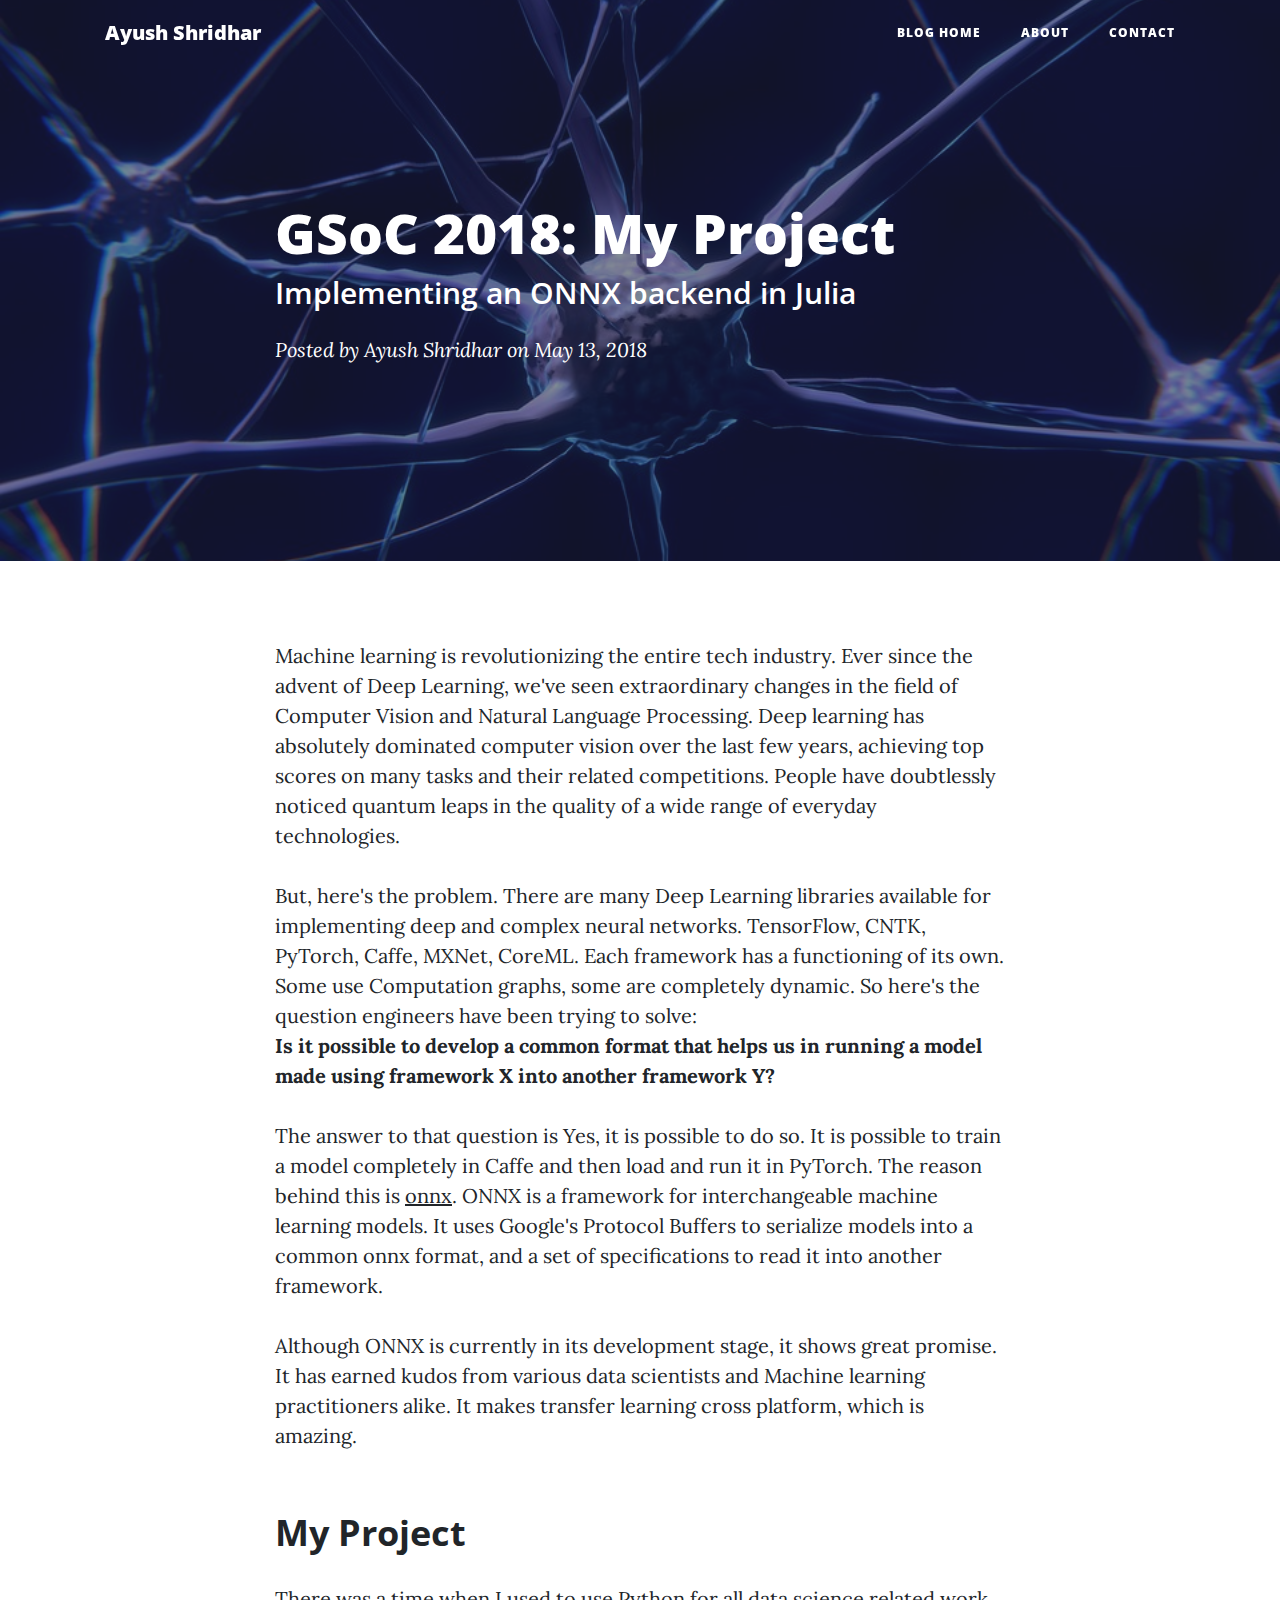
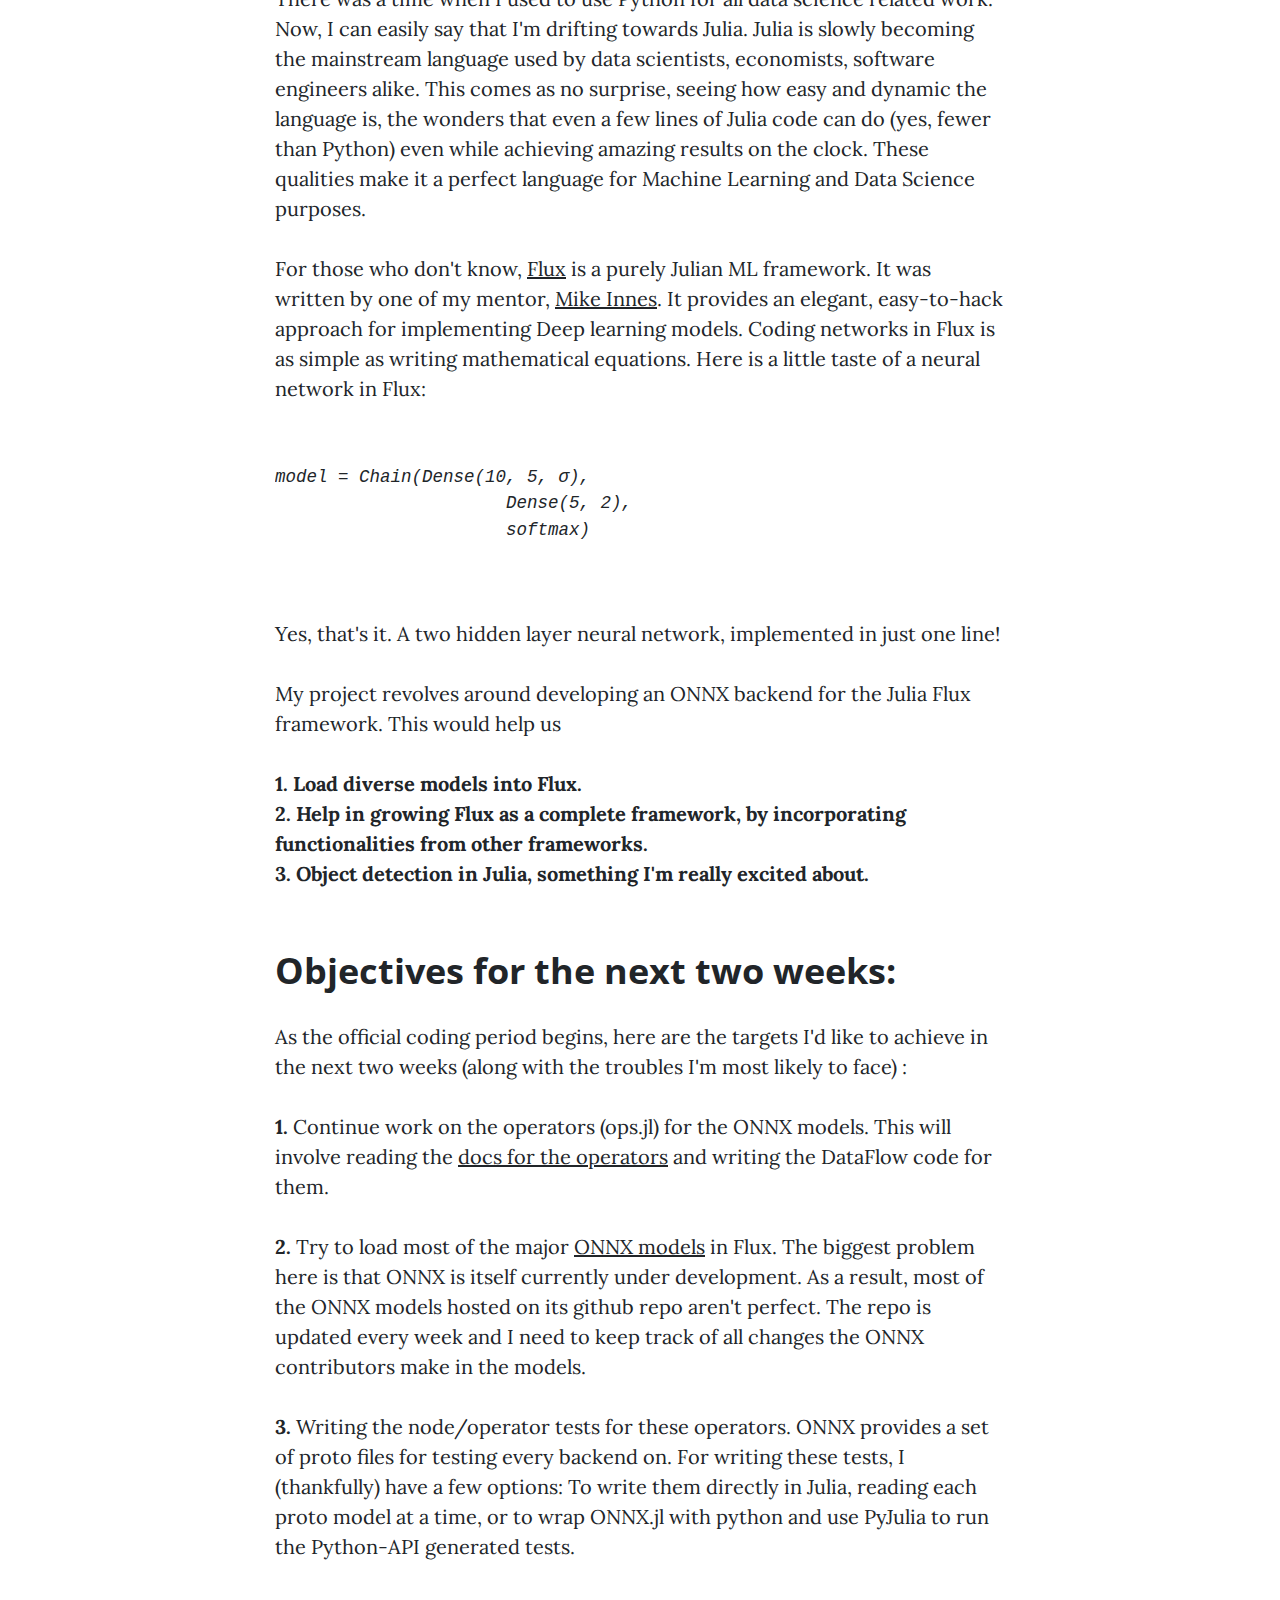
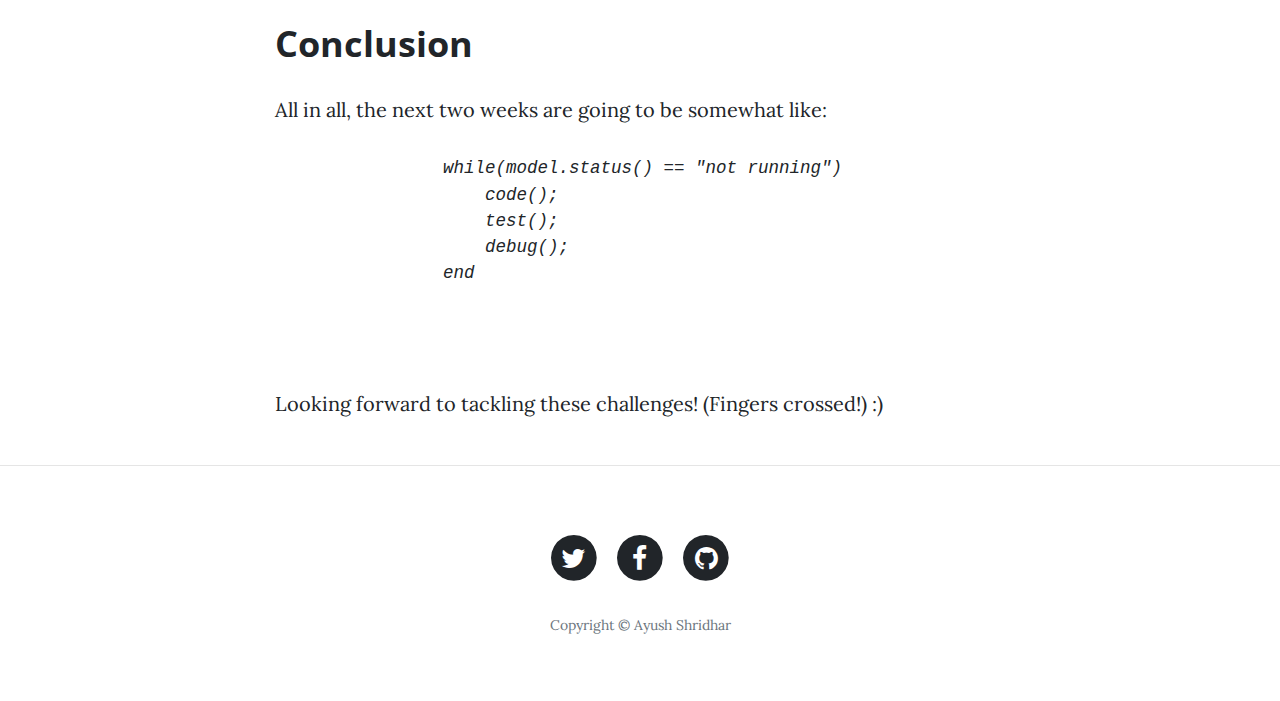
<file: blogs/blog1.html>
<!DOCTYPE html>
<html lang="en">

  <head>

    <meta charset="utf-8">
    <meta name="viewport" content="width=device-width, initial-scale=1, shrink-to-fit=no">
    <meta name="description" content="">
    <meta name="author" content="">

    <title>Week 1-GSoC 2018</title>

    <!-- Bootstrap core CSS -->
    <link href="vendor/bootstrap/css/bootstrap.min.css" rel="stylesheet">

    <!-- Custom fonts for this template -->
    <link href="vendor/font-awesome/css/font-awesome.min.css" rel="stylesheet" type="text/css">
    <link href='https://fonts.googleapis.com/css?family=Lora:400,700,400italic,700italic' rel='stylesheet' type='text/css'>
    <link href='https://fonts.googleapis.com/css?family=Open+Sans:300italic,400italic,600italic,700italic,800italic,400,300,600,700,800' rel='stylesheet' type='text/css'>

    <!-- Custom styles for this template -->
    <link href="css/clean-blog.min.css" rel="stylesheet">

  </head>

  <body>

    <!-- Navigation -->
    <nav class="navbar navbar-expand-lg navbar-light fixed-top" id="mainNav">
      <div class="container">
        <a class="navbar-brand" href="../index.html">Ayush Shridhar</a>
        <button class="navbar-toggler navbar-toggler-right" type="button" data-toggle="collapse" data-target="#navbarResponsive" aria-controls="navbarResponsive" aria-expanded="false" aria-label="Toggle navigation">
          Menu
          <i class="fa fa-bars"></i>
        </button>
        <div class="collapse navbar-collapse" id="navbarResponsive">
          <ul class="navbar-nav ml-auto">
            <li class="nav-item">
              <a class="nav-link" href="index.html">Blog Home</a>
            </li>
            <li class="nav-item">
              <a class="nav-link" href="about.html">About</a>
            </li>
            <li class="nav-item">
              <a class="nav-link" href="../index.html#contact">Contact</a>
            </li>
          </ul>
        </div>
      </div>
    </nav>

    <!-- Page Header -->
    <header class="masthead" style="background-image: url('onnx.jpg')">
      <div class="overlay"></div>
      <div class="container">
        <div class="row">
          <div class="col-lg-8 col-md-10 mx-auto">
            <div class="post-heading">
              <h1>GSoC 2018: My Project</h1>
              <h2 class="subheading">Implementing an ONNX backend in Julia</h2>
              <span class="meta">Posted by
                <a href="https://github.com/ayush1999">Ayush Shridhar</a>
                on May 13, 2018</span>
            </div>
          </div>
        </div>
      </div>
    </header>

    <!-- Post Content -->
    <article>
      <div class="container">
        <div class="row">
          <div class="col-lg-8 col-md-10 mx-auto">
<p>Machine learning is revolutionizing the entire tech industry. Ever since the advent of
  Deep Learning, we've seen extraordinary
 changes in the field of Computer Vision and Natural Language Processing. Deep learning has absolutely dominated computer
vision over the last few years, achieving top scores on many tasks and their related competitions.
People have doubtlessly
 noticed quantum leaps in the quality of a wide range of everyday technologies. 
             
            </p>

            <p>But, here's the problem. There are many Deep Learning libraries available for implementing deep and complex neural networks. TensorFlow, CNTK, PyTorch, Caffe, MXNet, 
              CoreML. Each framework has a functioning of its own. Some use Computation graphs, some are completely
 dynamic. So here's the question engineers have been trying to solve:
<br>
<b> Is it possible to develop a common format that helps us in
                running a model made using framework X into another framework Y? </b>
            </p>

            <p>The answer to that question is Yes, it is possible to do so. It is possible to train a model completely in Caffe and then load and run it in PyTorch. The reason behind this is <a href="https://onnx.ai">onnx</a>. 
              ONNX is a framework for interchangeable machine learning models. It uses Google's Protocol Buffers to serialize models into a common onnx format, and a set of 
              specifications to read it into another framework.
            </p>

            <p>Although ONNX is currently in its development stage, it shows great promise. It has earned kudos from various data scientists and Machine 
              learning practitioners alike. It makes transfer learning cross platform, which is amazing. 
            </p>

            <h2 class="section-heading">My Project</h2>
<p> There was a time when I used to use Python for all data science related work. Now, I can easily say that I'm drifting towards Julia.
  Julia is slowly becoming the mainstream language used by data scientists, economists, software engineers alike. This comes as no surprise, seeing how easy and dynamic the language is,
  the wonders that even a few lines of Julia code can do (yes, fewer than Python) even while achieving amazing results on the clock.   
  These qualities make it a perfect language for Machine Learning and Data Science purposes. 
</p>

<p>For those who don't know,
  <a href="http://fluxml.ai/"> Flux</a> is a purely Julian ML framework. It was written by one of my mentor,
  <a href="https://github.com/MikeInnes">Mike Innes</a>. It provides an elegant, easy-to-hack approach for implementing Deep learning
  models. Coding networks in Flux is as simple as writing mathematical equations. Here is a little taste of a neural network in Flux: <br>
<br>
  <i><pre>model = Chain(Dense(10, 5, σ),
                      Dense(5, 2),
                      softmax)
</pre></i><br><br>
Yes, that's it. A two hidden layer neural network, implemented in just one line!<br>
</p>
  My project revolves around developing an ONNX backend for the Julia Flux framework. This would help us
<br><br><b>
  1. Load diverse models into Flux.<br>
  2. Help in growing Flux as a complete framework, by incorporating functionalities from other frameworks.<br>
  3. Object detection in Julia, something I'm really excited about. </b><br>

            <h2 class="section-heading">Objectives for the next two weeks:</h2>

            <p>As the official coding period begins, here are the targets I'd like to achieve in the next two weeks (along with the troubles I'm most likely
              to face) : <br><br>
              <b>1.</b> Continue work on the operators (ops.jl) for the ONNX models. This will involve reading the <a href="https://github.com/onnx/onnx/blob/master/docs/Operators.md"> docs for the operators</a> and writing the DataFlow code for them.<br><br>
              <b>2.</b> Try to load most of the major <a href="https://github.com/onnx/models">ONNX models</a> in Flux. The biggest problem here is that ONNX is itself currently under development.
              As a result, most of the ONNX models hosted on its github repo aren't perfect. The repo is updated every week and I need to keep track of all changes the ONNX contributors 
              make in the models.<br><br>
              <b>3.</b> Writing the node/operator tests for these operators. ONNX provides a set of proto files for testing every backend on. For writing these tests, I (thankfully) have a few options:
                    To write them directly in Julia, reading each proto model at a time, or to wrap ONNX.jl with python and use PyJulia to run the Python-API generated tests.


            </p>
            <h2 class="section-heading">Conclusion </h2>
            <p>All in all, the next two weeks are going to be somewhat like:
              <i><pre>
                while(model.status() == "not running")
                    code();
                    test();
                    debug();
                end
              </pre></i><br><br>
                Looking forward to tackling these challenges! (Fingers crossed!) :)
            </p>
<!--
            <a href="#">
              <img class="img-fluid" src="img/post-sample-image.jpg" alt="">
            </a>
            <span class="caption text-muted">To go places and do things that have never been done before – that’s what living is all about.</span>

            <p>Space, the final frontier. These are the voyages of the Starship Enterprise. Its five-year mission: to explore strange new worlds, to seek out new life and new civilizations, to boldly go where no man has gone before.</p>

            <p>As I stand out here in the wonders of the unknown at Hadley, I sort of realize there’s a fundamental truth to our nature, Man must explore, and this is exploration at its greatest.</p>

            <p>Placeholder text by
              <a href="http://spaceipsum.com/">Space Ipsum</a>. Photographs by
              <a href="https://www.flickr.com/photos/nasacommons/">NASA on The Commons</a>.</p>
           -->
            </div>
        </div>
      </div>
    </article>

    <hr>

    <!-- Footer -->
    <footer>
      <div class="container">
        <div class="row">
          <div class="col-lg-8 col-md-10 mx-auto">
            <ul class="list-inline text-center">
              <li class="list-inline-item">
<a href="https://twitter.com/ayuSHridhar">
                  <span class="fa-stack fa-lg">
                    <i class="fa fa-circle fa-stack-2x"></i>
                    <i class="fa fa-twitter fa-stack-1x fa-inverse"></i>
                  </span>
                </a>
              </li>
              <li class="list-inline-item">
<a href="https://www.linkedin.com/in/ayush-shridhar-23480b130/">
                  <span class="fa-stack fa-lg">
                    <i class="fa fa-circle fa-stack-2x"></i>
                    <i class="fa fa-facebook fa-stack-1x fa-inverse"></i>
                  </span>
                </a>
              </li>
              <li class="list-inline-item">
<a href="https://github.com/ayush1999">
                  <span class="fa-stack fa-lg">
                    <i class="fa fa-circle fa-stack-2x"></i>
                    <i class="fa fa-github fa-stack-1x fa-inverse"></i>
                  </span>
                </a>
              </li>
            </ul>
            <p class="copyright text-muted">Copyright &copy; Ayush Shridhar</p>
          </div>
        </div>
      </div>
    </footer>

    <!-- Bootstrap core JavaScript -->
    <script src="vendor/jquery/jquery.min.js"></script>
    <script src="vendor/bootstrap/js/bootstrap.bundle.min.js"></script>

    <!-- Custom scripts for this template -->
    <script src="js/clean-blog.min.js"></script>

  </body>

</html>
</file>
<file: blog/css/clean-blog.min.css>
body{font-size:20px;color:#212529;font-family:Lora,'Times New Roman',serif}p{line-height:1.5;margin:30px 0}p a{text-decoration:underline}h1,h2,h3,h4,h5,h6{font-weight:800;font-family:'Open Sans','Helvetica Neue',Helvetica,Arial,sans-serif}a{color:#212529;-webkit-transition:all .2s;-moz-transition:all .2s;transition:all .2s}a:focus,a:hover{color:#0085a1}blockquote{font-style:italic;color:#868e96}.section-heading{font-size:36px;font-weight:700;margin-top:60px}.caption{font-size:14px;font-style:italic;display:block;margin:0;padding:10px;text-align:center;border-bottom-right-radius:5px;border-bottom-left-radius:5px}::-moz-selection{color:#fff;background:#0085a1;text-shadow:none}::selection{color:#fff;background:#0085a1;text-shadow:none}img::selection{color:#fff;background:0 0}img::-moz-selection{color:#fff;background:0 0}#mainNav{position:absolute;border-bottom:1px solid #e9ecef;background-color:#fff;font-family:'Open Sans','Helvetica Neue',Helvetica,Arial,sans-serif}#mainNav .navbar-brand{font-weight:800;color:#343a40}#mainNav .navbar-toggler{font-size:12px;font-weight:800;padding:13px;text-transform:uppercase;color:#343a40}#mainNav .navbar-nav>li.nav-item>a{font-size:12px;font-weight:800;letter-spacing:1px;text-transform:uppercase}@media only screen and (min-width:992px){#mainNav{border-bottom:1px solid transparent;background:0 0}#mainNav .navbar-brand{padding:10px 20px;color:#fff}#mainNav .navbar-brand:focus,#mainNav .navbar-brand:hover{color:rgba(255,255,255,.8)}#mainNav .navbar-nav>li.nav-item>a{padding:10px 20px;color:#fff}#mainNav .navbar-nav>li.nav-item>a:focus,#mainNav .navbar-nav>li.nav-item>a:hover{color:rgba(255,255,255,.8)}}@media only screen and (min-width:992px){#mainNav{-webkit-transition:background-color .2s;-moz-transition:background-color .2s;transition:background-color .2s;-webkit-transform:translate3d(0,0,0);-moz-transform:translate3d(0,0,0);-ms-transform:translate3d(0,0,0);-o-transform:translate3d(0,0,0);transform:translate3d(0,0,0);-webkit-backface-visibility:hidden}#mainNav.is-fixed{position:fixed;top:-67px;-webkit-transition:-webkit-transform .2s;-moz-transition:-moz-transform .2s;transition:transform .2s;border-bottom:1px solid #fff;background-color:rgba(255,255,255,.9)}#mainNav.is-fixed .navbar-brand{color:#212529}#mainNav.is-fixed .navbar-brand:focus,#mainNav.is-fixed .navbar-brand:hover{color:#0085a1}#mainNav.is-fixed .navbar-nav>li.nav-item>a{color:#212529}#mainNav.is-fixed .navbar-nav>li.nav-item>a:focus,#mainNav.is-fixed .navbar-nav>li.nav-item>a:hover{color:#0085a1}#mainNav.is-visible{-webkit-transform:translate3d(0,100%,0);-moz-transform:translate3d(0,100%,0);-ms-transform:translate3d(0,100%,0);-o-transform:translate3d(0,100%,0);transform:translate3d(0,100%,0)}}header.masthead{margin-bottom:50px;background:no-repeat center center;background-color:#868e96;background-attachment:scroll;position:relative;-webkit-background-size:cover;-moz-background-size:cover;-o-background-size:cover;background-size:cover}header.masthead .overlay{position:absolute;top:0;left:0;height:100%;width:100%;background-color:#212529;opacity:.5}header.masthead .page-heading,header.masthead .post-heading,header.masthead .site-heading{padding:200px 0 150px;color:#fff}@media only screen and (min-width:768px){header.masthead .page-heading,header.masthead .post-heading,header.masthead .site-heading{padding:200px 0}}header.masthead .page-heading,header.masthead .site-heading{text-align:center}header.masthead .page-heading h1,header.masthead .site-heading h1{font-size:50px;margin-top:0}header.masthead .page-heading .subheading,header.masthead .site-heading .subheading{font-size:24px;font-weight:300;line-height:1.1;display:block;margin:10px 0 0;font-family:'Open Sans','Helvetica Neue',Helvetica,Arial,sans-serif}@media only screen and (min-width:768px){header.masthead .page-heading h1,header.masthead .site-heading h1{font-size:80px}}header.masthead .post-heading h1{font-size:35px}header.masthead .post-heading .meta,header.masthead .post-heading .subheading{line-height:1.1;display:block}header.masthead .post-heading .subheading{font-size:24px;font-weight:600;margin:10px 0 30px;font-family:'Open Sans','Helvetica Neue',Helvetica,Arial,sans-serif}header.masthead .post-heading .meta{font-size:20px;font-weight:300;font-style:italic;font-family:Lora,'Times New Roman',serif}header.masthead .post-heading .meta a{color:#fff}@media only screen and (min-width:768px){header.masthead .post-heading h1{font-size:55px}header.masthead .post-heading .subheading{font-size:30px}}.post-preview>a{color:#212529}.post-preview>a:focus,.post-preview>a:hover{text-decoration:none;color:#0085a1}.post-preview>a>.post-title{font-size:30px;margin-top:30px;margin-bottom:10px}.post-preview>a>.post-subtitle{font-weight:300;margin:0 0 10px}.post-preview>.post-meta{font-size:18px;font-style:italic;margin-top:0;color:#868e96}.post-preview>.post-meta>a{text-decoration:none;color:#212529}.post-preview>.post-meta>a:focus,.post-preview>.post-meta>a:hover{text-decoration:underline;color:#0085a1}@media only screen and (min-width:768px){.post-preview>a>.post-title{font-size:36px}}.floating-label-form-group{font-size:14px;position:relative;margin-bottom:0;padding-bottom:.5em;border-bottom:1px solid #dee2e6}.floating-label-form-group input,.floating-label-form-group textarea{font-size:1.5em;position:relative;z-index:1;padding:0;resize:none;border:none;border-radius:0;background:0 0;box-shadow:none!important;font-family:Lora,'Times New Roman',serif}.floating-label-form-group input::-webkit-input-placeholder,.floating-label-form-group textarea::-webkit-input-placeholder{color:#868e96;font-family:Lora,'Times New Roman',serif}.floating-label-form-group label{font-size:.85em;line-height:1.764705882em;position:relative;z-index:0;top:2em;display:block;margin:0;-webkit-transition:top .3s ease,opacity .3s ease;-moz-transition:top .3s ease,opacity .3s ease;-ms-transition:top .3s ease,opacity .3s ease;transition:top .3s ease,opacity .3s ease;vertical-align:middle;vertical-align:baseline;opacity:0}.floating-label-form-group .help-block{margin:15px 0}.floating-label-form-group-with-value label{top:0;opacity:1}.floating-label-form-group-with-focus label{color:#0085a1}form .form-group:first-child .floating-label-form-group{border-top:1px solid #dee2e6}footer{padding:50px 0 65px}footer .list-inline{margin:0;padding:0}footer .copyright{font-size:14px;margin-bottom:0;text-align:center}.btn{font-size:14px;font-weight:800;padding:15px 25px;letter-spacing:1px;text-transform:uppercase;border-radius:0;font-family:'Open Sans','Helvetica Neue',Helvetica,Arial,sans-serif}.btn-primary{background-color:#0085a1;border-color:#0085a1}.btn-primary:active,.btn-primary:focus,.btn-primary:hover{color:#fff;background-color:#00657b!important;border-color:#00657b!important}.btn-lg{font-size:16px;padding:25px 35px}
</file>
<file: blogs/css/clean-blog.min.css>
body{font-size:20px;color:#212529;font-family:Lora,'Times New Roman',serif}p{line-height:1.5;margin:30px 0}p a{text-decoration:underline}h1,h2,h3,h4,h5,h6{font-weight:800;font-family:'Open Sans','Helvetica Neue',Helvetica,Arial,sans-serif}a{color:#212529;-webkit-transition:all .2s;-moz-transition:all .2s;transition:all .2s}a:focus,a:hover{color:#0085a1}blockquote{font-style:italic;color:#868e96}.section-heading{font-size:36px;font-weight:700;margin-top:60px}.caption{font-size:14px;font-style:italic;display:block;margin:0;padding:10px;text-align:center;border-bottom-right-radius:5px;border-bottom-left-radius:5px}::-moz-selection{color:#fff;background:#0085a1;text-shadow:none}::selection{color:#fff;background:#0085a1;text-shadow:none}img::selection{color:#fff;background:0 0}img::-moz-selection{color:#fff;background:0 0}#mainNav{position:absolute;border-bottom:1px solid #e9ecef;background-color:#fff;font-family:'Open Sans','Helvetica Neue',Helvetica,Arial,sans-serif}#mainNav .navbar-brand{font-weight:800;color:#343a40}#mainNav .navbar-toggler{font-size:12px;font-weight:800;padding:13px;text-transform:uppercase;color:#343a40}#mainNav .navbar-nav>li.nav-item>a{font-size:12px;font-weight:800;letter-spacing:1px;text-transform:uppercase}@media only screen and (min-width:992px){#mainNav{border-bottom:1px solid transparent;background:0 0}#mainNav .navbar-brand{padding:10px 20px;color:#fff}#mainNav .navbar-brand:focus,#mainNav .navbar-brand:hover{color:rgba(255,255,255,.8)}#mainNav .navbar-nav>li.nav-item>a{padding:10px 20px;color:#fff}#mainNav .navbar-nav>li.nav-item>a:focus,#mainNav .navbar-nav>li.nav-item>a:hover{color:rgba(255,255,255,.8)}}@media only screen and (min-width:992px){#mainNav{-webkit-transition:background-color .2s;-moz-transition:background-color .2s;transition:background-color .2s;-webkit-transform:translate3d(0,0,0);-moz-transform:translate3d(0,0,0);-ms-transform:translate3d(0,0,0);-o-transform:translate3d(0,0,0);transform:translate3d(0,0,0);-webkit-backface-visibility:hidden}#mainNav.is-fixed{position:fixed;top:-67px;-webkit-transition:-webkit-transform .2s;-moz-transition:-moz-transform .2s;transition:transform .2s;border-bottom:1px solid #fff;background-color:rgba(255,255,255,.9)}#mainNav.is-fixed .navbar-brand{color:#212529}#mainNav.is-fixed .navbar-brand:focus,#mainNav.is-fixed .navbar-brand:hover{color:#0085a1}#mainNav.is-fixed .navbar-nav>li.nav-item>a{color:#212529}#mainNav.is-fixed .navbar-nav>li.nav-item>a:focus,#mainNav.is-fixed .navbar-nav>li.nav-item>a:hover{color:#0085a1}#mainNav.is-visible{-webkit-transform:translate3d(0,100%,0);-moz-transform:translate3d(0,100%,0);-ms-transform:translate3d(0,100%,0);-o-transform:translate3d(0,100%,0);transform:translate3d(0,100%,0)}}header.masthead{margin-bottom:50px;background:no-repeat center center;background-color:#868e96;background-attachment:scroll;position:relative;-webkit-background-size:cover;-moz-background-size:cover;-o-background-size:cover;background-size:cover}header.masthead .overlay{position:absolute;top:0;left:0;height:100%;width:100%;background-color:#212529;opacity:.5}header.masthead .page-heading,header.masthead .post-heading,header.masthead .site-heading{padding:200px 0 150px;color:#fff}@media only screen and (min-width:768px){header.masthead .page-heading,header.masthead .post-heading,header.masthead .site-heading{padding:200px 0}}header.masthead .page-heading,header.masthead .site-heading{text-align:center}header.masthead .page-heading h1,header.masthead .site-heading h1{font-size:50px;margin-top:0}header.masthead .page-heading .subheading,header.masthead .site-heading .subheading{font-size:24px;font-weight:300;line-height:1.1;display:block;margin:10px 0 0;font-family:'Open Sans','Helvetica Neue',Helvetica,Arial,sans-serif}@media only screen and (min-width:768px){header.masthead .page-heading h1,header.masthead .site-heading h1{font-size:80px}}header.masthead .post-heading h1{font-size:35px}header.masthead .post-heading .meta,header.masthead .post-heading .subheading{line-height:1.1;display:block}header.masthead .post-heading .subheading{font-size:24px;font-weight:600;margin:10px 0 30px;font-family:'Open Sans','Helvetica Neue',Helvetica,Arial,sans-serif}header.masthead .post-heading .meta{font-size:20px;font-weight:300;font-style:italic;font-family:Lora,'Times New Roman',serif}header.masthead .post-heading .meta a{color:#fff}@media only screen and (min-width:768px){header.masthead .post-heading h1{font-size:55px}header.masthead .post-heading .subheading{font-size:30px}}.post-preview>a{color:#212529}.post-preview>a:focus,.post-preview>a:hover{text-decoration:none;color:#0085a1}.post-preview>a>.post-title{font-size:30px;margin-top:30px;margin-bottom:10px}.post-preview>a>.post-subtitle{font-weight:300;margin:0 0 10px}.post-preview>.post-meta{font-size:18px;font-style:italic;margin-top:0;color:#868e96}.post-preview>.post-meta>a{text-decoration:none;color:#212529}.post-preview>.post-meta>a:focus,.post-preview>.post-meta>a:hover{text-decoration:underline;color:#0085a1}@media only screen and (min-width:768px){.post-preview>a>.post-title{font-size:36px}}.floating-label-form-group{font-size:14px;position:relative;margin-bottom:0;padding-bottom:.5em;border-bottom:1px solid #dee2e6}.floating-label-form-group input,.floating-label-form-group textarea{font-size:1.5em;position:relative;z-index:1;padding:0;resize:none;border:none;border-radius:0;background:0 0;box-shadow:none!important;font-family:Lora,'Times New Roman',serif}.floating-label-form-group input::-webkit-input-placeholder,.floating-label-form-group textarea::-webkit-input-placeholder{color:#868e96;font-family:Lora,'Times New Roman',serif}.floating-label-form-group label{font-size:.85em;line-height:1.764705882em;position:relative;z-index:0;top:2em;display:block;margin:0;-webkit-transition:top .3s ease,opacity .3s ease;-moz-transition:top .3s ease,opacity .3s ease;-ms-transition:top .3s ease,opacity .3s ease;transition:top .3s ease,opacity .3s ease;vertical-align:middle;vertical-align:baseline;opacity:0}.floating-label-form-group .help-block{margin:15px 0}.floating-label-form-group-with-value label{top:0;opacity:1}.floating-label-form-group-with-focus label{color:#0085a1}form .form-group:first-child .floating-label-form-group{border-top:1px solid #dee2e6}footer{padding:50px 0 65px}footer .list-inline{margin:0;padding:0}footer .copyright{font-size:14px;margin-bottom:0;text-align:center}.btn{font-size:14px;font-weight:800;padding:15px 25px;letter-spacing:1px;text-transform:uppercase;border-radius:0;font-family:'Open Sans','Helvetica Neue',Helvetica,Arial,sans-serif}.btn-primary{background-color:#0085a1;border-color:#0085a1}.btn-primary:active,.btn-primary:focus,.btn-primary:hover{color:#fff;background-color:#00657b!important;border-color:#00657b!important}.btn-lg{font-size:16px;padding:25px 35px}
</file>
